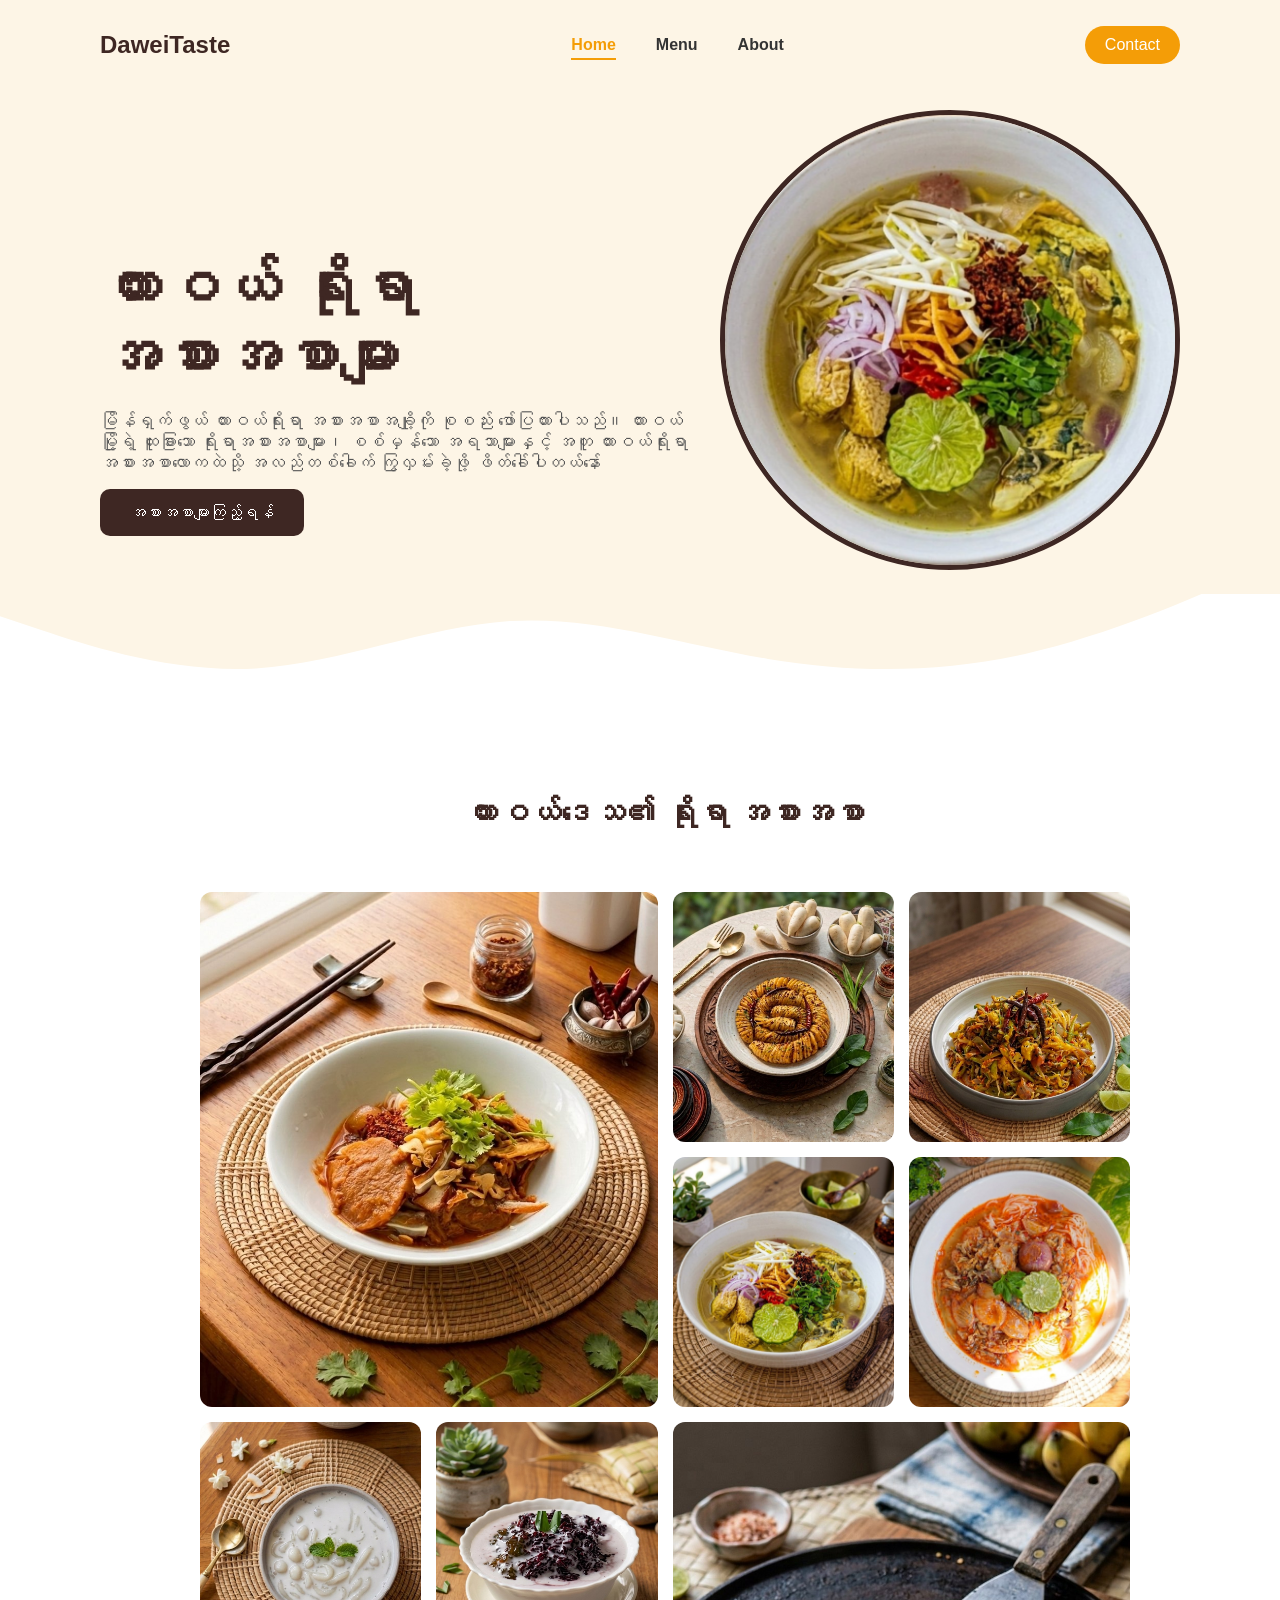
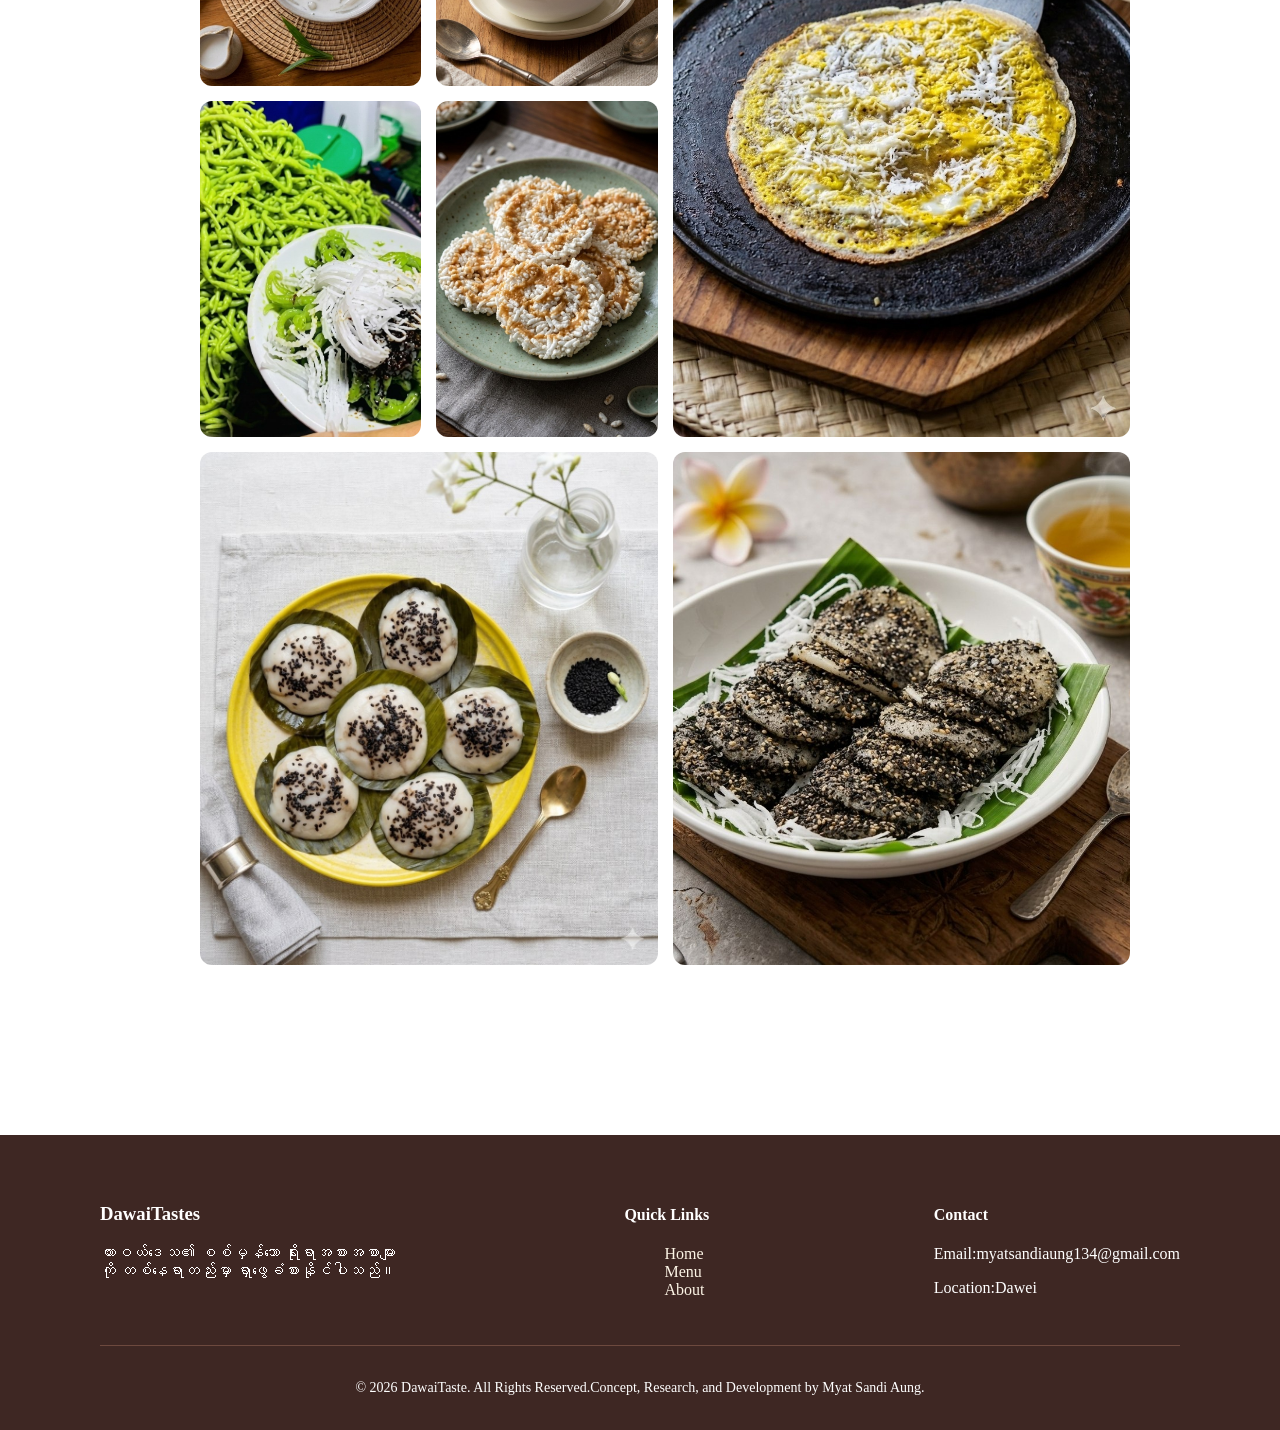
<file: index.html>
<!DOCTYPE html>
<html lang="my">
<head>
    <meta charset="UTF-8">
    <meta name="viewport" content="width=device-width, initial-scale=1.0">
    <meta http-equiv="X-UA-Compatible" content="ie=edge">
    <meta name="description" content="DaweiTastes သည် ထားဝယ်ဒေသ၏ စစ်မှန်သော ရိုးရာအစားအစာများကို တစ်နေရာတည်းမှာ ရှာဖွေခံစားနိုင်ပါသည်။ ထားဝယ်မြို့ရဲ့ ထူးခြားသော ရိုးရာအစားအစာများ၊ စစ်မှန်သော အရသာများနှင့် အတူ ထားဝယ်ရိုးရာ အစားအစာလောကထဲသို့ အလည်တစ်ခေါက် ကြွလှမ်းခဲ့ဖို့ ဖိတ်ခေါ်ပါတယ်နော်">
    <title>ထားဝယ်အစားအစာများ | DaweiTaste</title>
    <link rel="stylesheet" href="style.css">
</head>
<body>

    <nav class="navbar">
        <div class="logo">DaweiTaste</div>
        <ul class="nav-links">
            <li><a href="index.html" class="active">Home</a></li>
            <li><a href="menu.html">Menu</a></li>
            <li><a href="about.html">About</a></li>
        </ul>
        <a href="contact.html" class="contact-btn">Contact</a>
    </nav>

    <header class="hero">
        <div class="hero-content">
            <h1>ထားဝယ် ရိုးရာ <br>အစားအစာများ</h1>
            <p>မြိန်ရှက်ဖွယ် ထားဝယ်ရိုးရာ အစားအစာအချို့ကို စုစည်း ဖော်ပြထားပါသည်။
                ထားဝယ်မြို့ရဲ့ ထူးခြားသော ရိုးရာအစားအစာများ၊ စစ်မှန်သော အရသာများနှင့် အတူ ထားဝယ်ရိုးရာ 
                အစားအစာလောကထဲသို့ အလည်တစ်ခေါက် ကြွလှမ်းခဲ့ဖို့ ဖိတ်ခေါ်ပါတယ်နော်</p>
            <a href="menu.html" class="hero-btn">အစားအစာများကြည့်ရန်</a>
        </div>
        <div class="hero-image">
            <img src="image/food11.jpg" alt="Dawai Food">
        </div>
    </header>

    <div class="wave-container">
        <svg viewBox="0 0 1440 320">
            <path fill="#fdf5e6" d="M0,160L48,176C96,192,192,224,288,218.7C384,213,480,171,576,165.3C672,160,768,192,864,208C960,224,1056,224,1152,202.7C1248,181,1344,139,1392,117.3L1440,96L1440,0L1392,0C1344,0,1248,0,1152,0C1056,0,960,0,864,0C768,0,672,0,576,0C480,0,384,0,288,0C192,0,96,0,48,0L0,0Z"></path>
        </svg>
    </div>

    <section class="gallery-section">
        <h2>ထားဝယ်ဒေသ၏ ရိုးရာ အစားအစာ</h2>
        
        <div class="gallery-grid">
            <div class="gallery-item item1"><img src="image/food1.jpg" alt="Food"></div>
            <div class="gallery-item item2"><img src="image/food2.jpg" alt="Food"></div>
            <div class="gallery-item item3"><img src="image/food3.jpg" alt="Food"></div>
            <div class="gallery-item item4"><img src="image/food4.jpg" alt="Food"></div>
            <div class="gallery-item item5"><img src="image/food5.jpg" alt="Food"></div>
            <div class="gallery-item item6"><img src="image/food6.jpg" alt="Food"></div>
            <div class="gallery-item item7"><img src="image/food7.jpg" alt="Food"></div>
            <div class="gallery-item item8"><img src="image/food8.jpg" alt="Food"></div>
            <div class="gallery-item item9"><img src="image/food9.jpg" alt="Food"></div>
            <div class="gallery-item item10"><img src="image/food10.jpg" alt="Food"></div>
            <div class="gallery-item item12"><img src="image/food12.jpg" alt="Food"></div>
            <div class="gallery-item item13"><img src="image/food13.jpg" alt="Food"></div>
        </div>
    </section>

    <footer class="footer">
         <div class="footer-content">
        <div class="footer-logo">
            <h3>DawaiTastes</h3>
            <p>ထားဝယ်ဒေသ၏ စစ်မှန်သော ရိုးရာအစားအစာများကို တစ်နေရာတည်းမှာ ရှာဖွေခံစားနိုင်ပါသည်။</p>
        </div>
        <div class="footer-links">
            <h4>Quick Links</h4>
            <ul>
                <li><a href="index.html">Home</a></li>
                <li><a href="menu.html">Menu</a></li>
                <li><a href="about.html">About</a></li>
            </ul>
        </div>
        <div class="footer-contact">
            <h4>Contact</h4>
            <p>Email:myatsandiaung134@gmail.com</p>
            <p>Location:Dawei</p>
        </div>
    </div>
    <div class="footer-bottom">
        <p>&copy; 2026 DawaiTaste. All Rights Reserved.Concept, Research, and Development by Myat Sandi Aung.</p>
    </div>
    </footer>

</body>
</html>
</file>
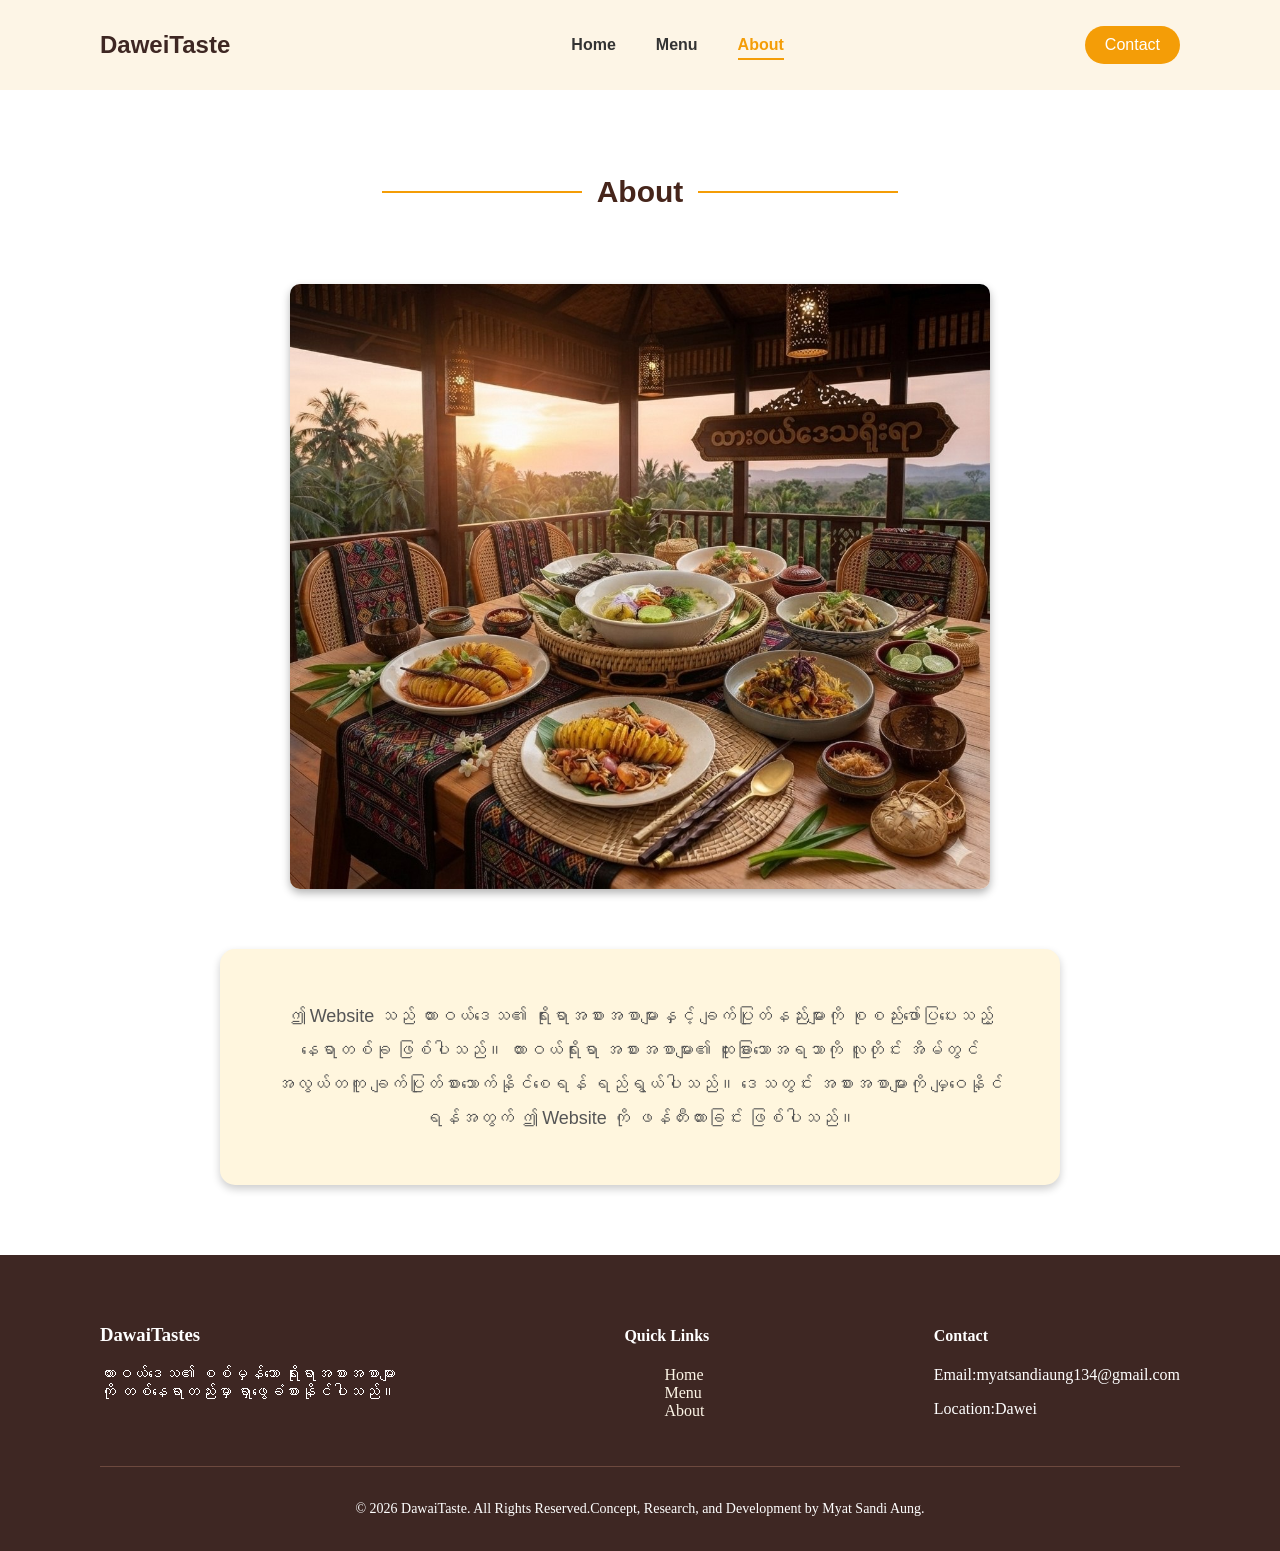
<file: about.html>
<!DOCTYPE html>
<html lang="my">
<head>
    <meta charset="UTF-8">
    <meta name="viewport" content="width=device-width, initial-scale=1.0">
    <meta http-equiv="X-UA-Compatible" content="ie=edge">
    <meta name="description" content="DaweiTastes သည် ထားဝယ်ဒေသ၏ စစ်မှန်သော ရိုးရာအစားအစာများကို တစ်နေရာတည်းမှာ ရှာဖွေခံစားနိုင်ပါသည်။ ထားဝယ်မြို့ရဲ့ ထူးခြားသော ရိုးရာအစားအစာများ၊ စစ်မှန်သော အရသာများနှင့် အတက ထပဝယရငကသညပင၏ အစဘလကထလသညပင၏ အလညတစခဖလဖတခဖပတယနဘ">
    <title>ထပဝယအစဘမည | DaweiTaste</title>
    <link rel="stylesheet" href="style.css">
</head>
<body>

    <nav class="navbar">
        <div class="logo">DaweiTaste</div>
        <ul class="nav-links">
            <li><a href="index.html">Home</a></li>
            <li><a href="menu.html">Menu</a></li>
            <li><a href="about.html" class="active">About</a></li>
        </ul>
        <a href="contact.html" class="contact-btn">Contact</a>
    </nav>

    <section class="about-container">
    <div class="about-header">
        <h1>About</h1>
    </div>

    <div class="about-content">
        <img src="image\food18.jpg" alt="Dawei Traditional Food" class="about-image">
        <p>ဤ Website သည် ထားဝယ်ဒေသ၏ ရိုးရာအစားအစာများနှင့် ချက်ပြုတ်နည်းများကို စုစည်းဖော်ပြပေးသည့် နေရာတစ်ခု ဖြစ်ပါသည်။ ထားဝယ်ရိုးရာ အစားအစာများ၏ ထူးခြားသောအရသာကို လူတိုင်း အိမ်တွင် အလွယ်တကူ ချက်ပြုတ်စားသောက်နိုင်စေရန် ရည်ရွယ်ပါသည်။ ဒေသတွင်း အစားအစာများကို မျှဝေနိုင်ရန်အတွက် ဤ Website ကို ဖန်တီးထားခြင်း ဖြစ်ပါသည်။</p>
    </div>
    </section>

    <footer class="footer">
         <div class="footer-content">
        <div class="footer-logo">
            <h3>DawaiTastes</h3>
            <p>ထားဝယ်ဒေသ၏ စစ်မှန်သော ရိုးရာအစားအစာများကို တစ်နေရာတည်းမှာ ရှာဖွေခံစားနိုင်ပါသည်။</p>
        </div>
        <div class="footer-links">
            <h4>Quick Links</h4>
            <ul>
                <li><a href="index.html">Home</a></li>
                <li><a href="menu.html">Menu</a></li>
                <li><a href="about.html">About</a></li>
            </ul>
        </div>
        <div class="footer-contact">
            <h4>Contact</h4>
            <p>Email:myatsandiaung134@gmail.com</p>
            <p>Location:Dawei</p>
        </div>
    </div>
    <div class="footer-bottom">
        <p>&copy; 2026 DawaiTaste. All Rights Reserved.Concept, Research, and Development by Myat Sandi Aung.</p>
    </div>
    </footer>

</body>
</html>
</file>
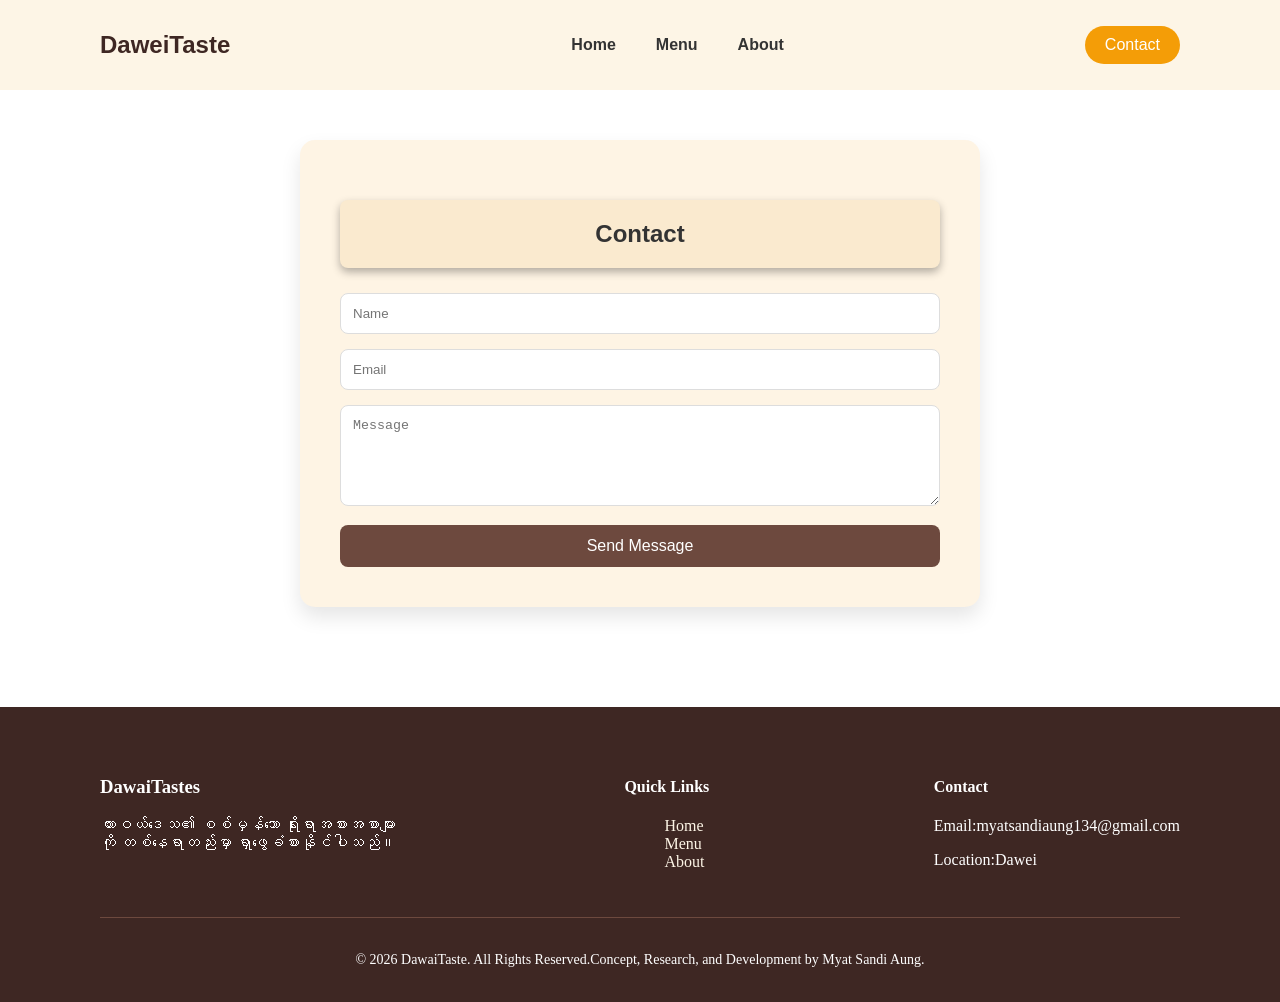
<file: contact.html>
<!DOCTYPE html>
<html lang="my">
<head>
    <meta charset="UTF-8">
    <meta name="viewport" content="width=device-width, initial-scale=1.0">
    <meta http-equiv="X-UA-Compatible" content="ie=edge">
    <meta name="description" content="DaweiTastes သည် ထားဝယ်ဒေသ၏ စစ်မှန်သော ရိုးရာအစားအစာများကို တစ်နေရာတည်းမှာ ရှာဖွေခံစားနိုင်ပါသည်။ ထားဝယ်မြိုင်ရဲ的 ထပဝယရငကသညပင၏ အစဘလကထလသညပင၏ အလညတစခဖလဖတခဖပတယနဘ">
    <title>DaweiTaste</title>
    <link rel="stylesheet" href="style.css">
</head>
<body>

    <nav class="navbar">
        <div class="logo">DaweiTaste</div>
        <ul class="nav-links">
            <li><a href="index.html">Home</a></li>
            <li><a href="menu.html">Menu</a></li>
            <li><a href="about.html">About</a></li>
        </ul>
        <a href="contact.html" class="contact-btn" >Contact</a>
    </nav>

<section class="contact-section">
    <div class="contact-box">
        <h2>Contact</h2>
        <form action="https://formspree.io/f/xdarbgln" method="POST">
            <div class="form-group">
                <input type="text" id="name" name="name" placeholder="Name" required>
            </div>
            <div class="form-group">
                <input type="email" id="email" name="email" placeholder="Email" required>
            </div>
            <div class="form-group">
                <textarea id="message" name="message" placeholder="Message" rows="5" required></textarea>
            </div>
            <button type="submit" class="submit-btn">Send Message</button>
        </form>
    </div>
</section>

    <footer class="footer">
         <div class="footer-content">
        <div class="footer-logo">
            <h3>DawaiTastes</h3>
            <p>ထားဝယ်ဒေသ၏ စစ်မှန်သော ရိုးရာအစားအစာများကို တစ်နေရာတည်းမှာ ရှာဖွေခံစားနိုင်ပါသည်။</p>
        </div>
        <div class="footer-links">
            <h4>Quick Links</h4>
            <ul>
                <li><a href="index.html">Home</a></li>
                <li><a href="menu.html">Menu</a></li>
                <li><a href="about.html">About</a></li>
            </ul>
        </div>
        <div class="footer-contact">
            <h4>Contact</h4>
            <p>Email:myatsandiaung134@gmail.com</p>
            <p>Location:Dawei</p>
        </div>
    </div>
    <div class="footer-bottom">
        <p>&copy; 2026 DawaiTaste. All Rights Reserved.Concept, Research, and Development by Myat Sandi Aung.</p>
    </div>
    </footer>

</body>
</html>
</file>
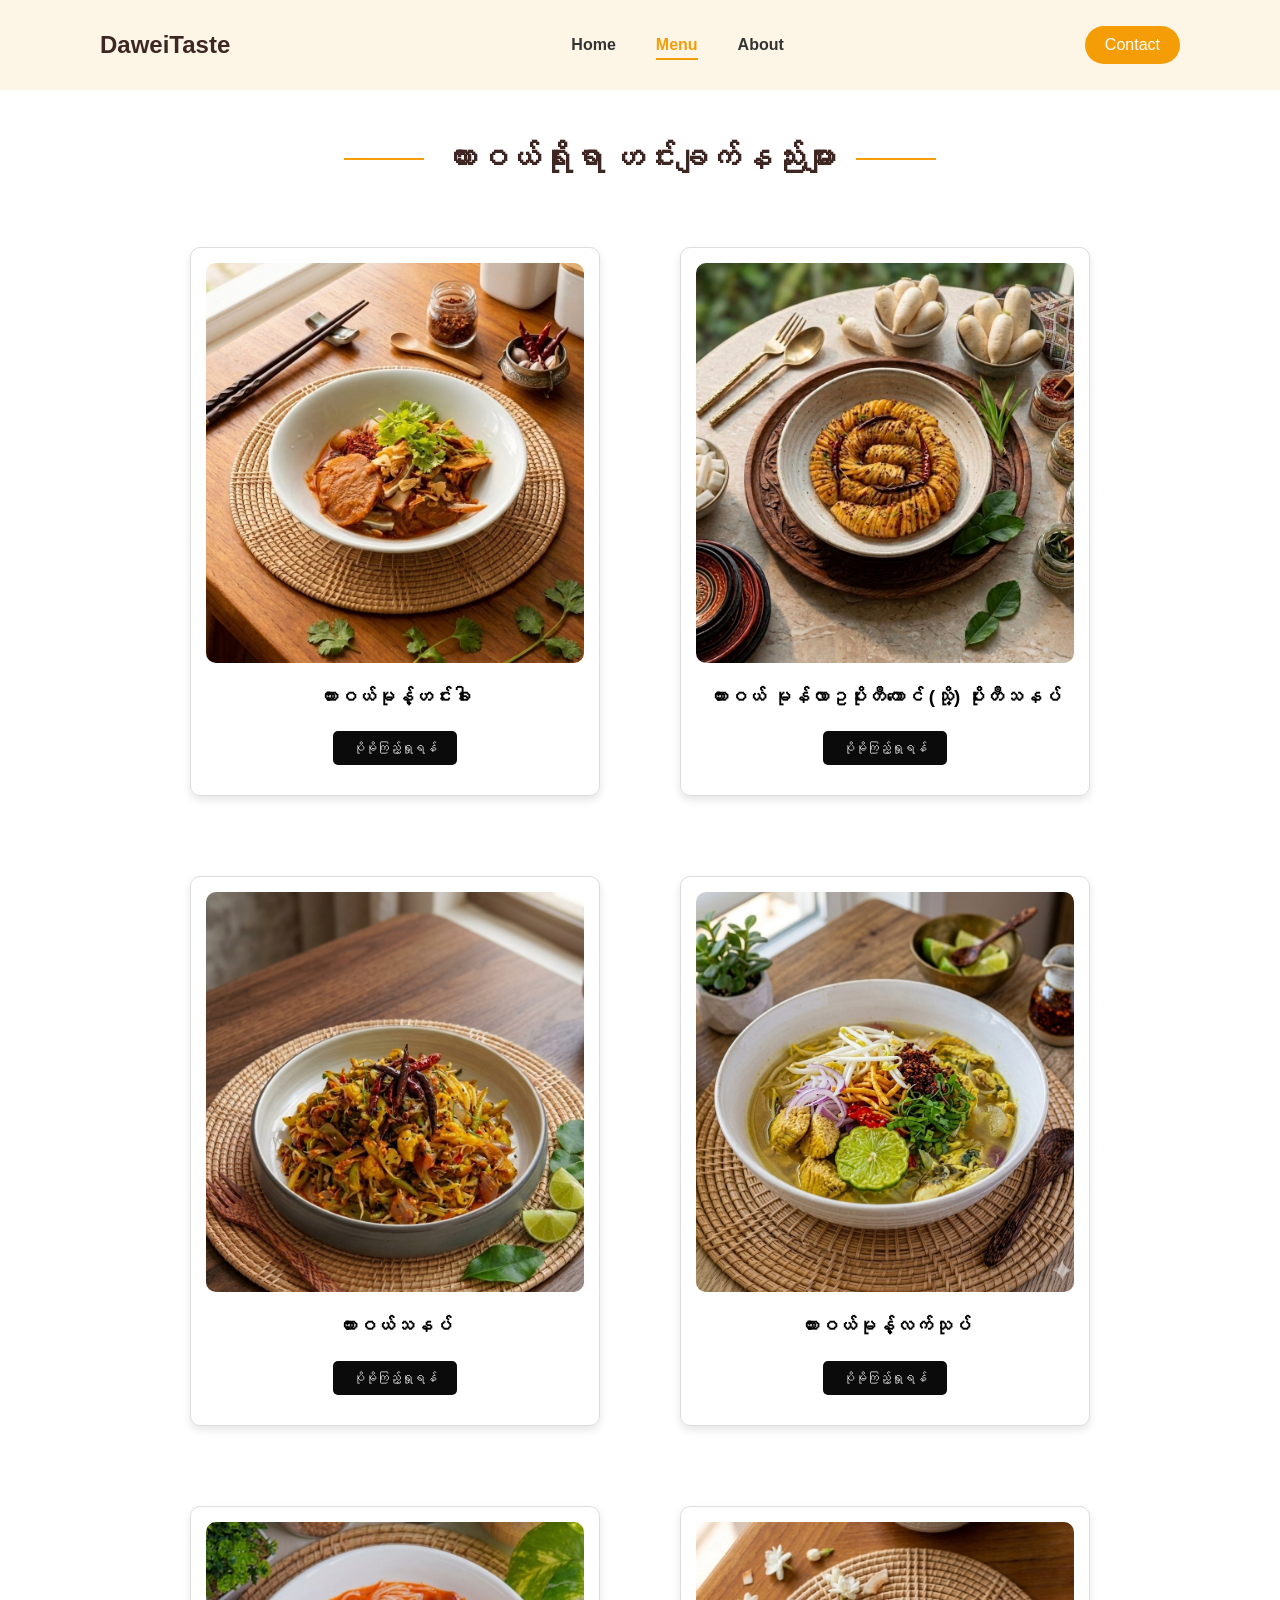
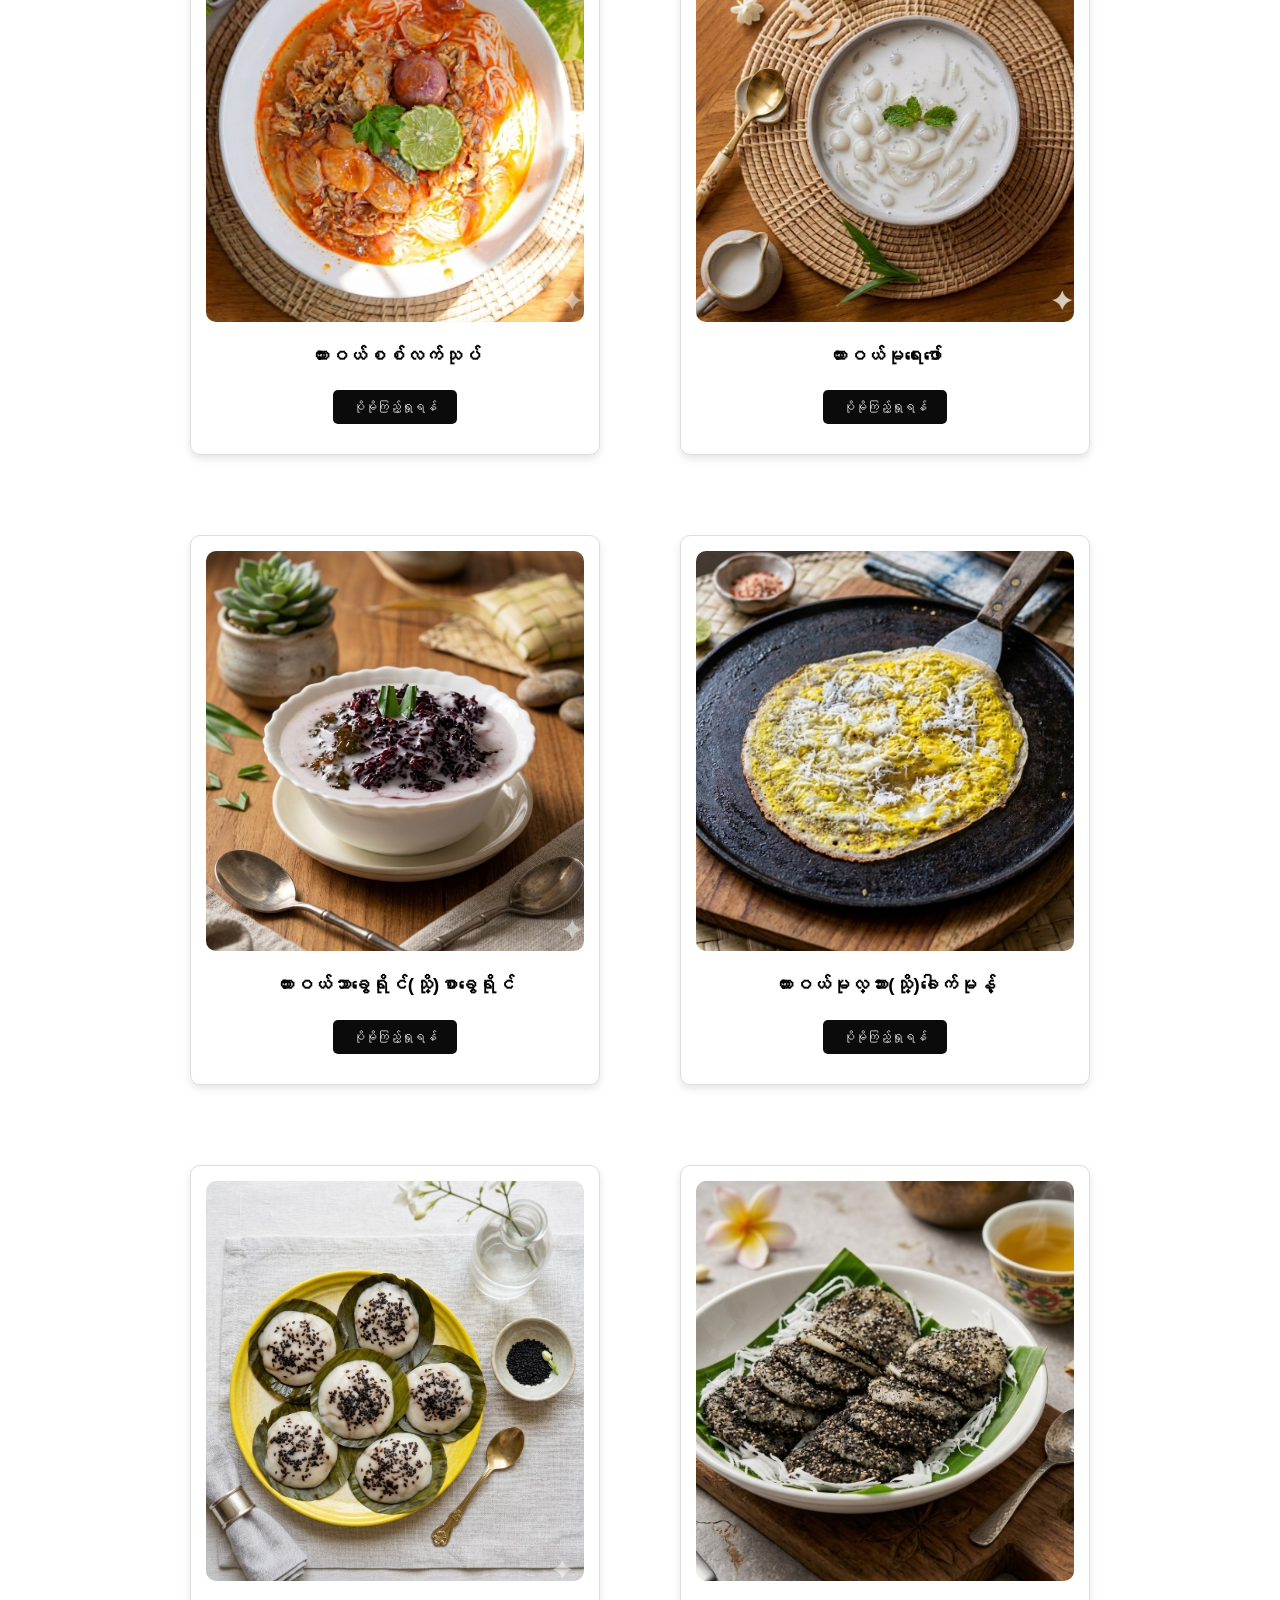
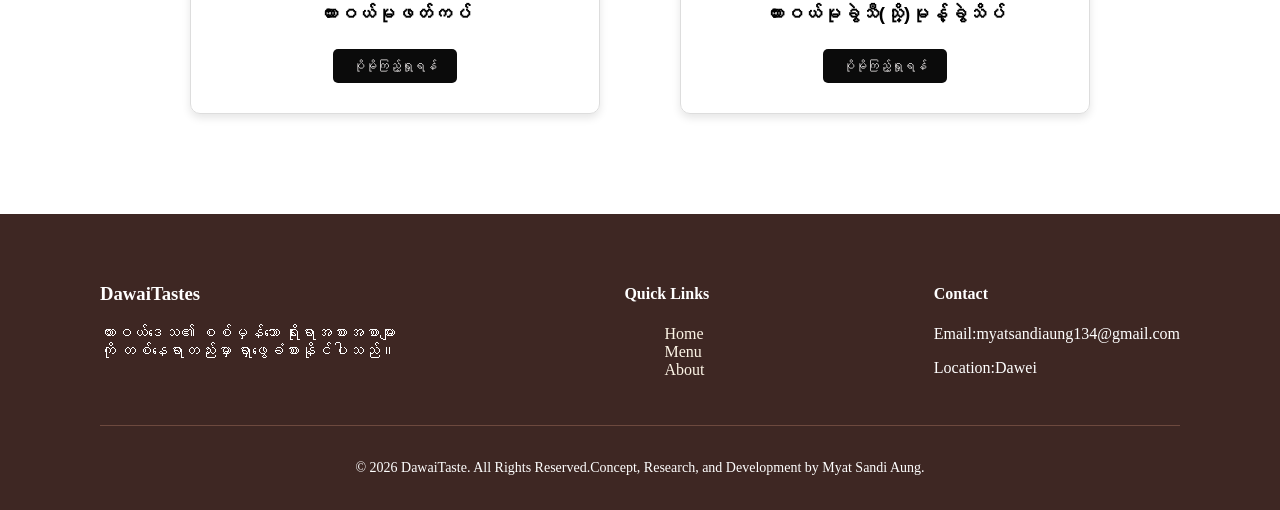
<file: menu.html>
<!DOCTYPE html>
<html lang="my">
<head>
    <meta charset="UTF-8">
    <meta name="viewport" content="width=device-width, initial-scale=1.0">
    <meta http-equiv="X-UA-Compatible" content="ie=edge">
    <meta name="description" content="DaweiTastes သည် ထားဝယ်ဒေသ၏ စစ်မှန်သော ရိုးရာအစားအစာများကို တစ်နေရာတည်းမှာ ရှာဖွေခံစားနိုင်ပါသည်။ ထားဝယ်မြို့ရဲ့ ထူးခြားသော ရိုးရာအစားအစာများ၊ စစ်မှန်သော အရသာများနှင့် အတူ ထားဝယ်ရိုးရာ အစားအစာလောကထဲသို့ အလည်တစ်ခေါက် ကြွလှမ်းခဲ့ဖို့ ဖိတ်ခေါ်ပါတယ်နော်">
    <title>ထားဝယ်အစားအစာချက်နည်းများ | DaweiTaste</title>
    <link rel="stylesheet" href="style.css">
</head>
<body>

    <nav class="navbar">
        <div class="logo">DaweiTaste</div>
        <ul class="nav-links">
            <li><a href="index.html">Home</a></li>
            <li><a href="menu.html" class="active">Menu</a></li>
            <li><a href="about.html">About</a></li>
        </ul>
        <a href="contact.html" class="contact-btn">Contact</a>
    </nav>

    <h2 class="decorated-title">ထားဝယ်ရိုးရာ ဟင်းချက်နည်းများ</h2>

    <div class="menu-container">
        <div class="menu-card">
            <img src="image/food1.jpg" alt="ထားဝယ်မုန့်ဟင်းခါး">
            <h3>ထားဝယ်မုန့်ဟင်းခါး</h3>
            <a href="recipe1.html" class="view-btn">ပိုမိုကြည့်ရှုရန်</a>
        </div>

        <div class="menu-card">
             <img src="image/food2.jpg" alt="ထားဝယ် မုန်လာဥပိုးတီကောင် (သို့) ပိုးတီသနပ်">
             <h3>ထားဝယ် မုန်လာဥပိုးတီကောင် (သို့) ပိုးတီသနပ်</h3>
            <a href="recipe2.html" class="view-btn">ပိုမိုကြည့်ရှုရန်</a>
        </div>

        <div class="menu-card">
             <img src="image/food3.jpg" alt="ထားဝယ်သနပ်">
             <h3>ထားဝယ်သနပ်</h3>
            <a href="recipe3.html" class="view-btn">ပိုမိုကြည့်ရှုရန်</a>
        </div>

        <div class="menu-card">
             <img src="image/food4.jpg" alt="ထားဝယ်မုန့်လက်သုပ်">
             <h3>ထားဝယ်မုန့်လက်သုပ်</h3>
            <a href="recipe4.html" class="view-btn">ပိုမိုကြည့်ရှုရန်</a>
        </div>

        <div class="menu-card">
             <img src="image/food5.jpg" alt="ထားဝယ်စစ်လက်သုပ်">
             <h3>ထားဝယ်စစ်လက်သုပ်</h3>
            <a href="recipe5.html" class="view-btn">ပိုမိုကြည့်ရှုရန်</a>
        </div>

        <div class="menu-card">
             <img src="image/food6.jpg" alt="ထားဝယ်မုရေးဖော်">
             <h3>ထားဝယ်မုရေးဖော်</h3>
            <a href="recipe6.html" class="view-btn">ပိုမိုကြည့်ရှုရန်</a>
        </div>

        <div class="menu-card">
             <img src="image/food7.jpg" alt="ထားဝယ်သာခွေရိုင်(သို့)စာခွေရိုင်">
             <h3>ထားဝယ်သာခွေရိုင်(သို့)စာခွေရိုင်</h3>
            <a href="recipe7.html" class="view-btn">ပိုမိုကြည့်ရှုရန်</a>
        </div>

        <div class="menu-card">
             <img src="image/food8.jpg" alt="ထားဝယ်မုလ္ဘား(သို့)ခေါက်မုန့်">
             <h3>ထားဝယ်မုလ္ဘား(သို့)ခေါက်မုန့်</h3>
            <a href="recipe8.html" class="view-btn">ပိုမိုကြည့်ရှုရန်</a>
        </div>

        <div class="menu-card">
             <img src="image/food12.jpg" alt="ထားဝယ်မုဖတ်ကပ်">
             <h3>ထားဝယ်မုဖတ်ကပ်</h3>
            <a href="recipe9.html" class="view-btn">ပိုမိုကြည့်ရှုရန်</a>
        </div>

        <div class="menu-card">
             <img src="image/food13.jpg" alt="ထားဝယ်မုခွဲသီ(သို့)မုန့်ခွဲသိပ်">
             <h3>ထားဝယ်မုခွဲသီ(သို့)မုန့်ခွဲသိပ်</h3>
            <a href="recipe10.html" class="view-btn">ပိုမိုကြည့်ရှုရန်</a>
        </div>

     </div>
    <footer class="footer">
         <div class="footer-content">
        <div class="footer-logo">
            <h3>DawaiTastes</h3>
            <p>ထားဝယ်ဒေသ၏ စစ်မှန်သော ရိုးရာအစားအစာများကို တစ်နေရာတည်းမှာ ရှာဖွေခံစားနိုင်ပါသည်။</p>
        </div>
        <div class="footer-links">
            <h4>Quick Links</h4>
            <ul>
                <li><a href="index.html">Home</a></li>
                <li><a href="menu.html">Menu</a></li>
                <li><a href="about.html">About</a></li>
            </ul>
        </div>
        <div class="footer-contact">
            <h4>Contact</h4>
            <p>Email:myatsandiaung134@gmail.com</p>
            <p>Location:Dawei</p>
        </div>
    </div>
    <div class="footer-bottom">
        <p>&copy; 2026 DawaiTaste. All Rights Reserved.Concept, Research, and Development by Myat Sandi Aung.</p>
    </div>
    </footer>

</body>
</html>
</file>
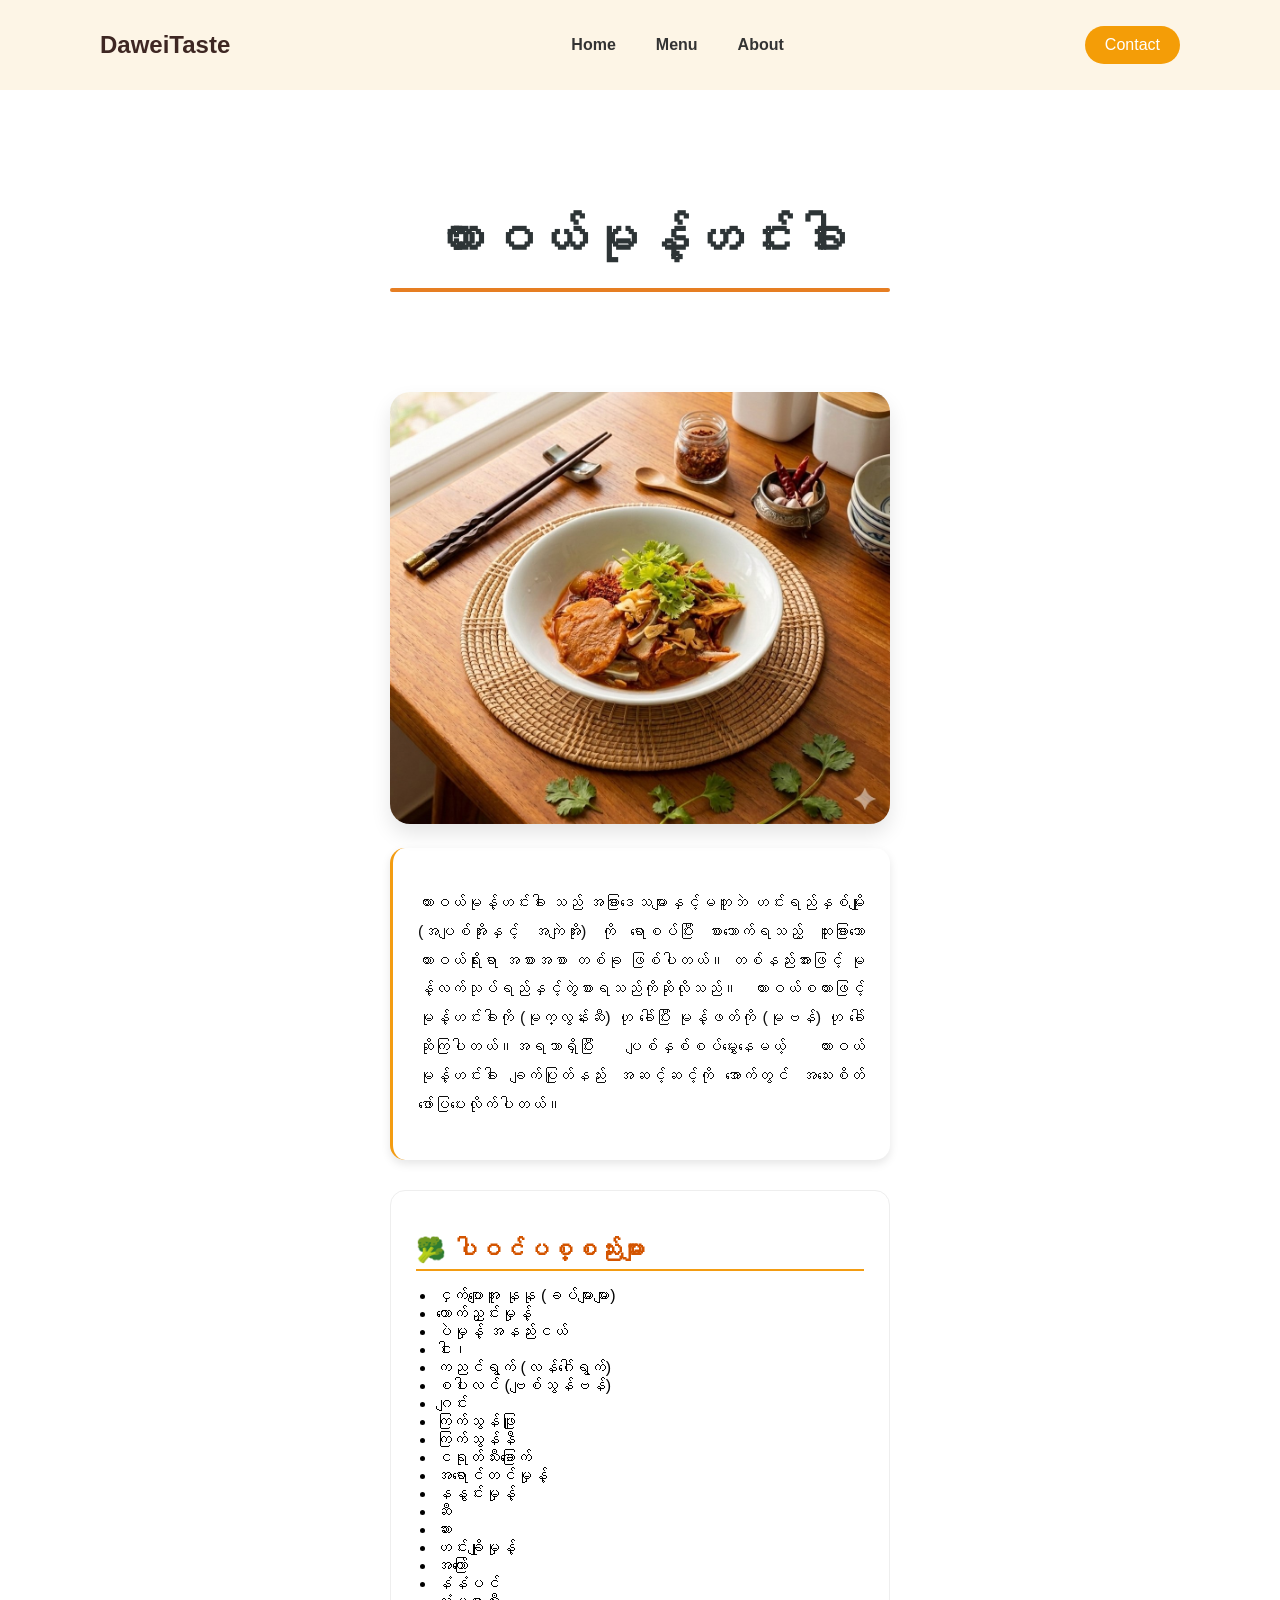
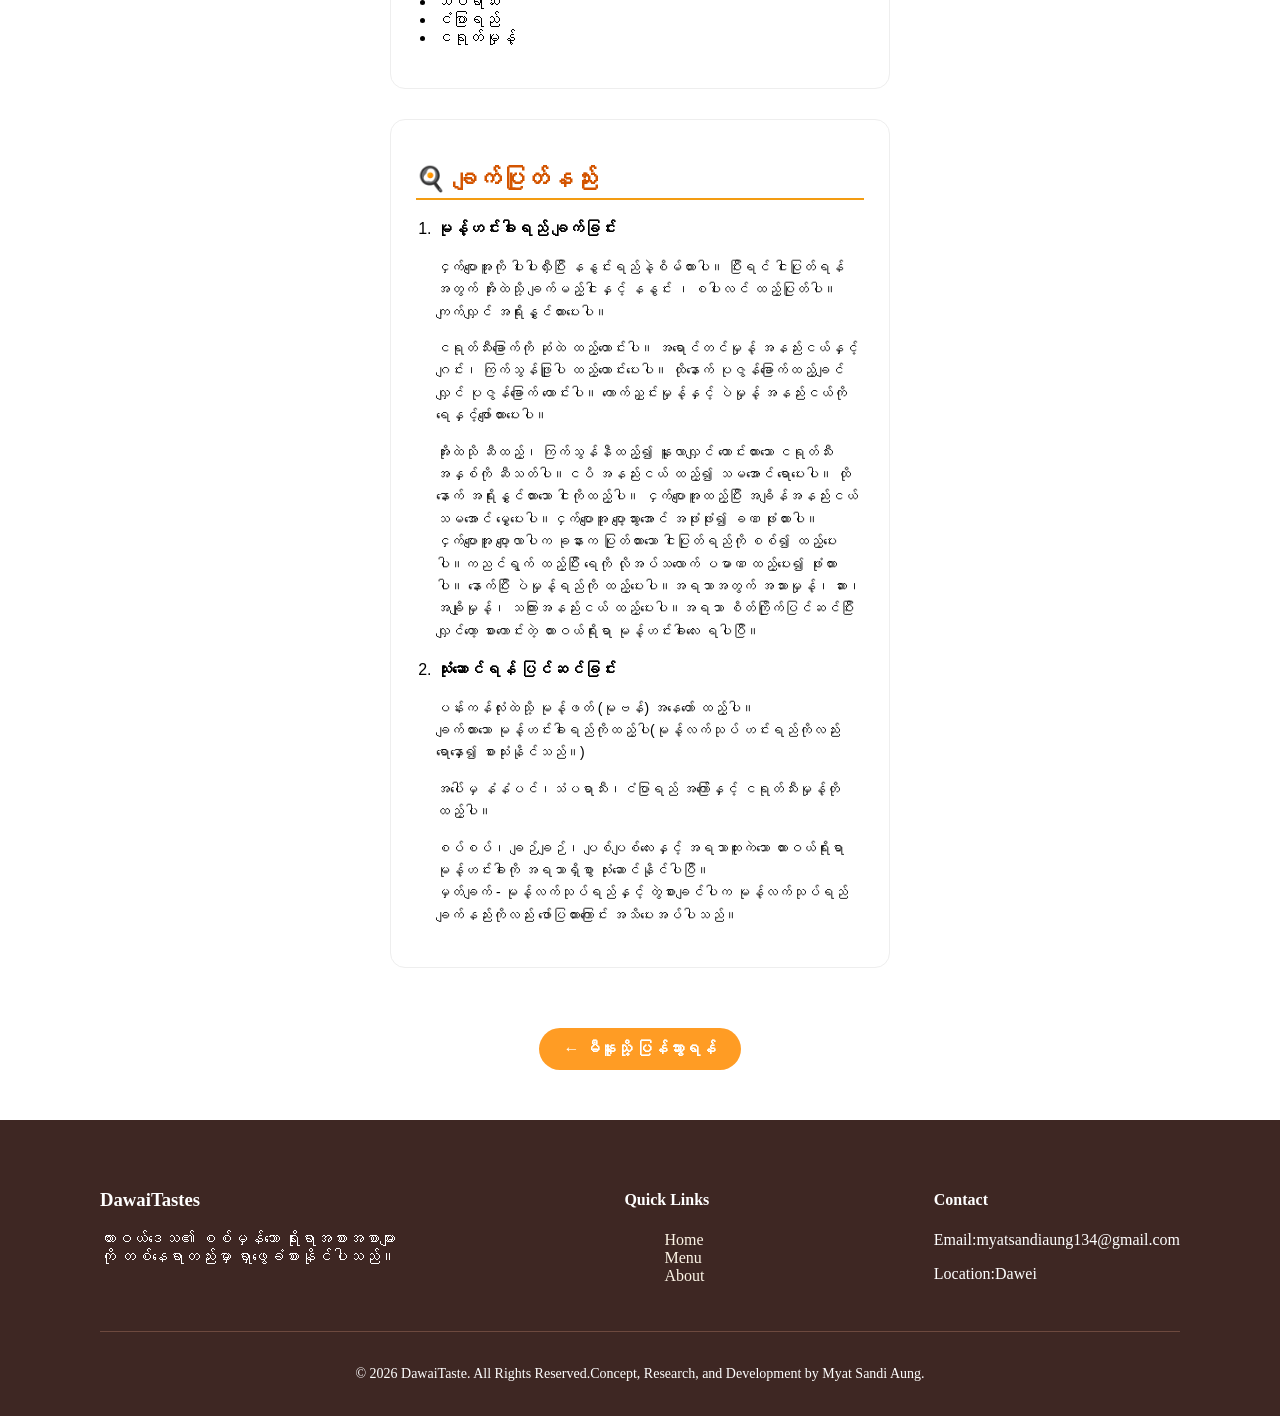
<file: recipe1.html>
<!DOCTYPE html>
<html lang="my">
<head>
    <meta charset="UTF-8">
    <meta name="viewport" content="width=device-width, initial-scale=1.0">
    <meta http-equiv="X-UA-Compatible" content="ie=edge">
    <meta name="description" content="DaweiTastes သည် ထားဝယ်ဒေသ၏ စစ်မှန်သော ရိုးရာအစားအစာများကို တစ်နေရာတည်းမှာ ရှာဖွေခံစားနိုင်ပါသည်။ ထားဝယ်မြို့ရဲ့ ထူးခြားသော ရိုးရာအစားအစာများ၊ စစ်မှန်သော အရသာများနှင့် အတူ ထားဝယ်ရိုးရာ အစားအစာလောကထဲသို့ အလည်တစ်ခေါက် ကြွလှမ်းခဲ့ဖို့ ဖိတ်ခေါ်ပါတယ်နော်">
    <title>ထားဝယ်မုန့်ဟင်းခါးချက်နည်း | DaweiTaste</title>
    <link rel="stylesheet" href="style.css">
</head>
<body>

    <nav class="navbar">
        <div class="logo">DaweiTaste</div>
        <ul class="nav-links">
            <li><a href="index.html">Home</a></li>
            <li><a href="menu.html">Menu</a></li>
            <li><a href="about.html">About</a></li>
        </ul>
        <a href="contact.html" class="contact-btn">Contact</a>
    </nav>

    <div class="recipe-container">
        <h1 class="recipe-title">ထားဝယ်မုန့်ဟင်းခါး</h1>
        
        <div class="recipe-image">
            <img src="image/food1.jpg" alt="Recipe Image">
        </div>

        <section class="recipe-intro">
            <p>
              ထားဝယ်မုန့်ဟင်းခါး သည် အခြားဒေသများနှင့်မတူဘဲ ဟင်းရည်နှစ်မျိုး (အပျစ်အိုးနှင့် အကျဲအိုး) ကို ရောစပ်ပြီး စားသောက်ရသည့် ထူးခြားသော ထားဝယ်ရိုးရာ အစားအစာ တစ်ခု ဖြစ်ပါတယ်။ တစ်နည်းအားဖြင့် မုန့်လက်သုပ်ရည်နှင့်တွဲစားရသည်ကိုဆိုလိုသည်။ ထားဝယ်စကားဖြင့် မုန့်ဟင်းခါးကို (မုက္လွန်းဆီ) ဟု ခေါ်ပြီး မုန့်ဖတ်ကို (မုဗန်) ဟု ခေါ်ဆိုကြပါတယ်။အရသာရှိပြီး ပျစ်နှစ်စပ်မွှေးနေမယ့် ထားဝယ်မုန့်ဟင်းခါး ချက်ပြုတ်နည်း အဆင့်ဆင့်ကို အောက်တွင် အသေးစိတ် ဖော်ပြပေးလိုက်ပါတယ်။  
            </p>
        </section>

        <section class="recipe-section">
            <h2 class="section-title">🥦 ပါဝင်ပစ္စည်းများ</h2>
            <ul class="ingredients-list">
                <li>ငှက်ပျောအူ နုနု (ခပ်များများ)</li>
                <li>ကောက်ညှင်းမှုန့်</li>
                <li>ပဲမှုန့် အနည်းငယ်</li>
                <li>ငါး၊</li>
                <li>ကညင်ရွက် (လန်ဂေါ်ရွက်)</li>
                <li>စပါးလင် (ဗျစ်သွန်ဗန်)</li>
                <li>ဂျင်း</li>
                <li>ကြက်သွန်ဖြူ </li>
                <li>ကြက်သွန်နီ</li>
                <li>ငရုတ်သီးခြောက်</li>
                <li>အရောင်တင်မှုန့်</li>
                <li>နနွင်းမှုန့်</li>
                <li>ဆီ</li>
                <li>ဆား</li>
                <li>ဟင်းချိုမှုန့်</li>
                <li>အကြော်</li>
                <li>နံနံပင်</li>
                <li>သံပရာသီး</li>
                <li>ငံပြာရည်</li>
                <li>ငရုတ်မှုန့်</li>
            </ul>
        </section>

        <section class="recipe-section">
            <h2 class="section-title">🍳 ချက်ပြုတ်နည်း</h2>
            <ol class="steps-list">
                <li> 
                   <h4>မုန့်ဟင်းခါးရည် ချက်ခြင်း</h4> 
                    <p>
                    ငှက်ပျောအူကို ပါးပါးလှီးပြီး နနွင်းရည်နဲ့စိမ်ထားပါ။ ပြီးရင် ငါး​ပြုတ်ရန်အတွက် အိုးထဲသို့ ချက်မည့်ငါးနှင့် နနွင်း ၊ စပါးလင် ထည့်ပြုတ်ပါ။ကျက်လျှင် အရိုးနွှင်ထားပေးပါ။  
                    </p>
                    <p>
                    ငရုတ်သီးခြောက်ကို ဆုံထဲ ထည့်ထောင်းပါ။
                    အရောင်တင်မှုန့် အနည်းငယ်နှင့် ဂျင်း၊ ကြက်သွန်ဖြူပါ ထည့်ထောင်းပေးပါ။
                    ထိုနောက် ပုဇွန်ခြောက်ထည့်ချင်လျှင် ပုဇွန်ခြောက် ထောင်းပါ။
                    ကောက်ညှင်းမှုန့်နှင့် ပဲမှုန့် အနည်းငယ်ကို ရေနှင့်ဖျော်ထားပေးပါ။  
                    </p>
                    <p>
                        အိုးထဲသို ဆီထည့်၊ ကြက်သွန်နီထည့်၍ နူးလာလျှင် ထောင်းထားသော ငရုတ်သီးအနှစ်ကို ဆီသတ်ပါ။ငပိ အနည်းငယ် ထည့်၍ သမအောင် ရောပေးပါ။ ထိုနောက် အရိုးနွှင်ထားသော ငါးကိုထည့်ပါ။ ငှက်ပျောအူထည့်ပြီး အချိန်အနည်းငယ် သမအောင် မွှေပေးပါ။ငှက်ပျောအူ ပျော့သွားအောင် အဖုံးဖုံး၍ ခဏ ဖုံးထားပါ။
                        ငှက်ပျောအူ ပျော့လာပါက ခုနားက ပြုတ်ထားသော ငါးပြုတ်ရည်ကို စစ်၍ ထည့်ပေးပါ။ကညင်ရွက် ထည့်ပြီး ရေကို လိုအပ်သလောက် ပမာဏ ထည့်ပေး၍ ဖုံးထားပါ။
                        နောက်ပြီး ပဲမှုန့်ရည်ကို ထည့်ပေးပါ။အရသာအတွက် အသားမှုန့်၊ ဆား၊ အချိုမှုန့်၊ သကြားအနည်းငယ် ထည့်ပေးပါ။အရသာ စိတ်ကြိုက်ပြင်ဆင်ပြီးလျှင်တော့ စားကောင်းတဲ့ ထားဝယ်ရိုးရာ မုန့်ဟင်းခါးလေး ရပါပြီ။
                    </p>
                </li>
                <li>
                    <h4>သုံးဆောင်ရန် ပြင်ဆင်ခြင်း</h4> 
                    <p>
                        ပန်းကန်လုံးထဲသို့ မုန့်ဖတ် (မုဗန်) အနေတော် ထည့်ပါ။<br>ချက်ထားသော မုန့်ဟင်းခါးရည်ကိုထည့်ပါ(မုန့်လက်သုပ် ဟင်းရည်ကိုလည်း ရောနှော၍ စားသုံးနိုင်သည်။)
                    </p>
                    <p>
                      အပေါ်မှ နံနံပင်၊သံပရာသီး၊ငံပြာရည် အကြော်နှင့် ငရုတ်သီးမှုန့်တို ထည့်ပါ။  
                    </p>
                    <p>
                      စပ်စပ်၊ ချဉ်ချဉ်၊ ပျစ်ပျစ်လေးနှင့် အရသာထူးကဲသော ထားဝယ်ရိုးရာ မုန့်ဟင်းခါးကို ​အရသာရှိစွာ သုံးဆောင်နိုင်ပါပြီ။<br>
                      မှတ်ချက် - မုန့်လက်သုပ်ရည်နှင့် တွဲစားချင်ပါက မုန့်လက်သုပ်ရည်ချက်နည်းကိုလည်း ဖော်ပြထားကြောင်း အသိပေးအပ်ပါသည်။  
                    </p>
                </li>
                
            </ol>
        </section>
    </div>

    <div class="back-button-container">
        <a href="menu.html" class="back-btn">← မီနူးသို့ ပြန်သွားရန်</a>
    </div>

    <footer class="footer">
         <div class="footer-content">
        <div class="footer-logo">
            <h3>DawaiTastes</h3>
            <p>ထားဝယ်ဒေသ၏ စစ်မှန်သော ရိုးရာအစားအစာများကို တစ်နေရာတည်းမှာ ရှာဖွေခံစားနိုင်ပါသည်။</p>
        </div>
        <div class="footer-links">
            <h4>Quick Links</h4>
            <ul>
                <li><a href="index.html">Home</a></li>
                <li><a href="menu.html">Menu</a></li>
                <li><a href="about.html">About</a></li>
            </ul>
        </div>
        <div class="footer-contact">
            <h4>Contact</h4>
            <p>Email:myatsandiaung134@gmail.com</p>
            <p>Location:Dawei</p>
        </div>
    </div>
    <div class="footer-bottom">
        <p>&copy; 2026 DawaiTaste. All Rights Reserved.Concept, Research, and Development by Myat Sandi Aung.</p>
    </div>
    </footer>

</body>
</html>
</file>
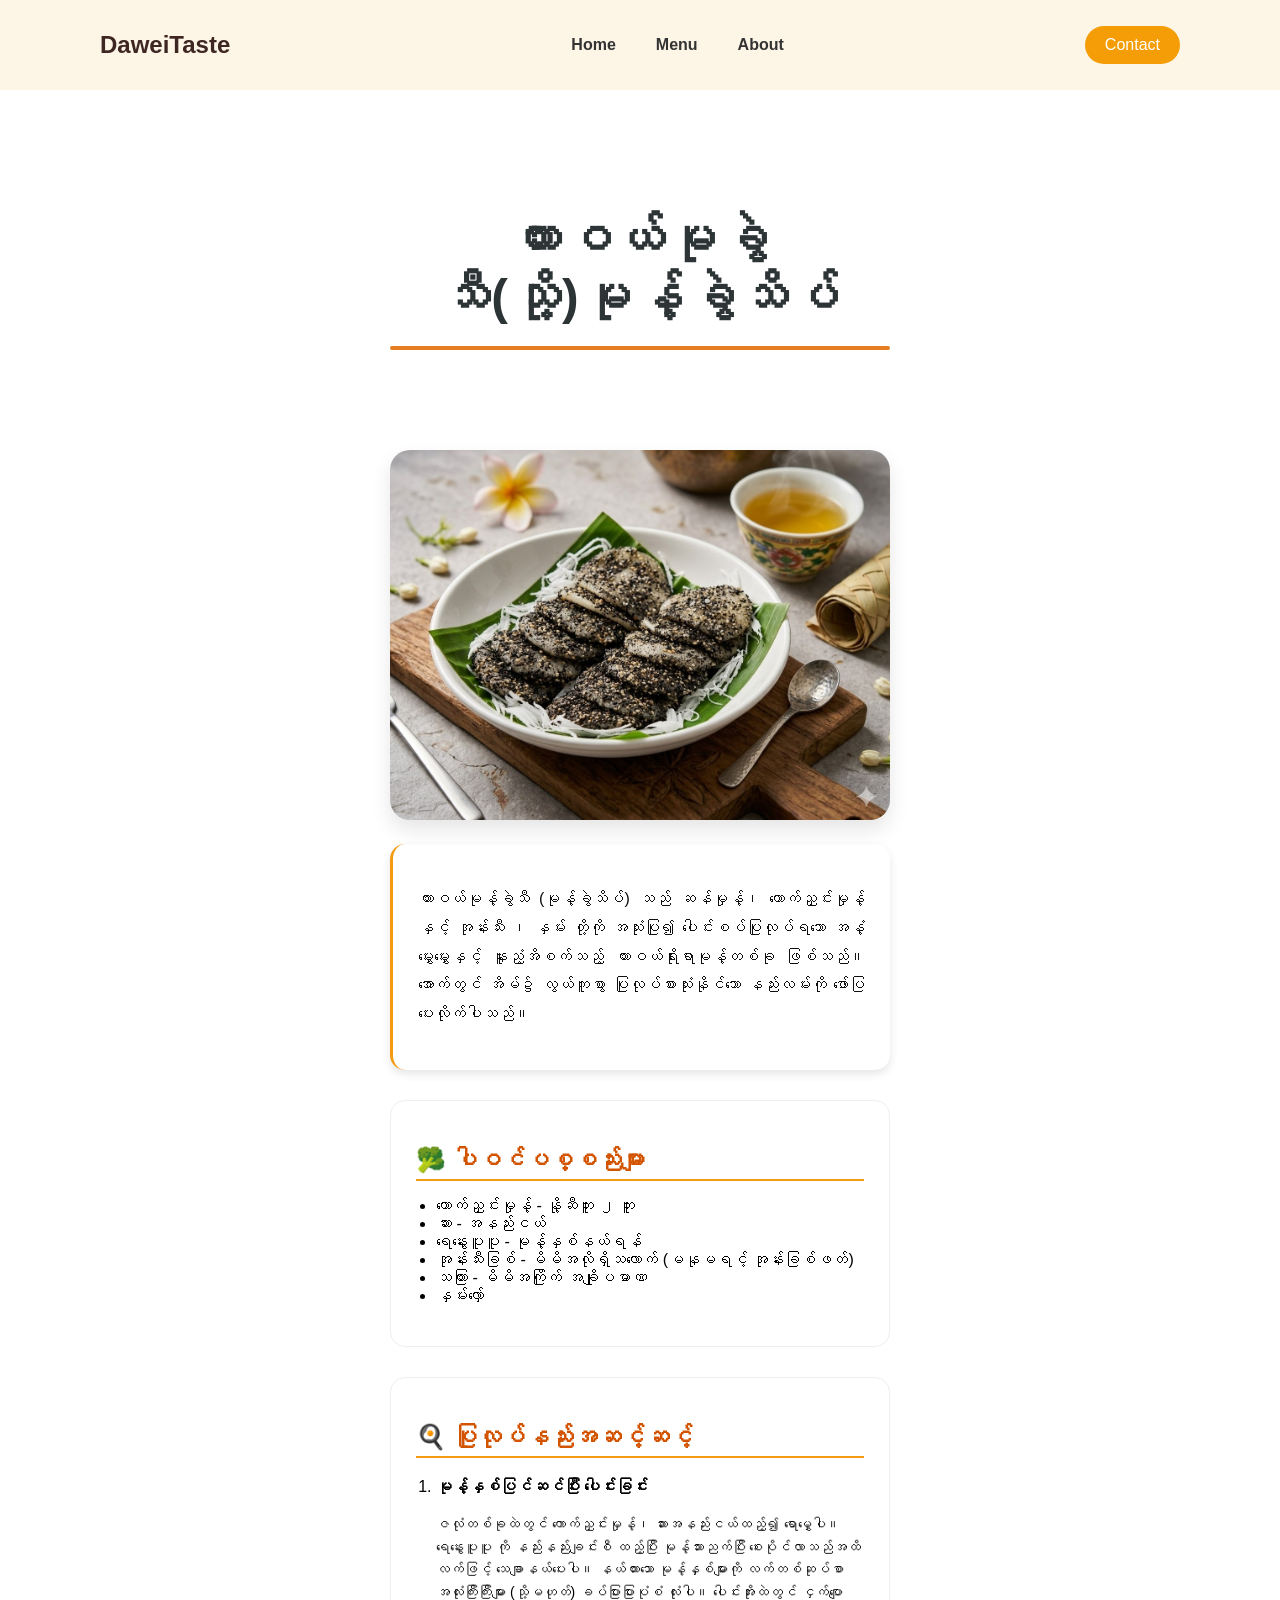
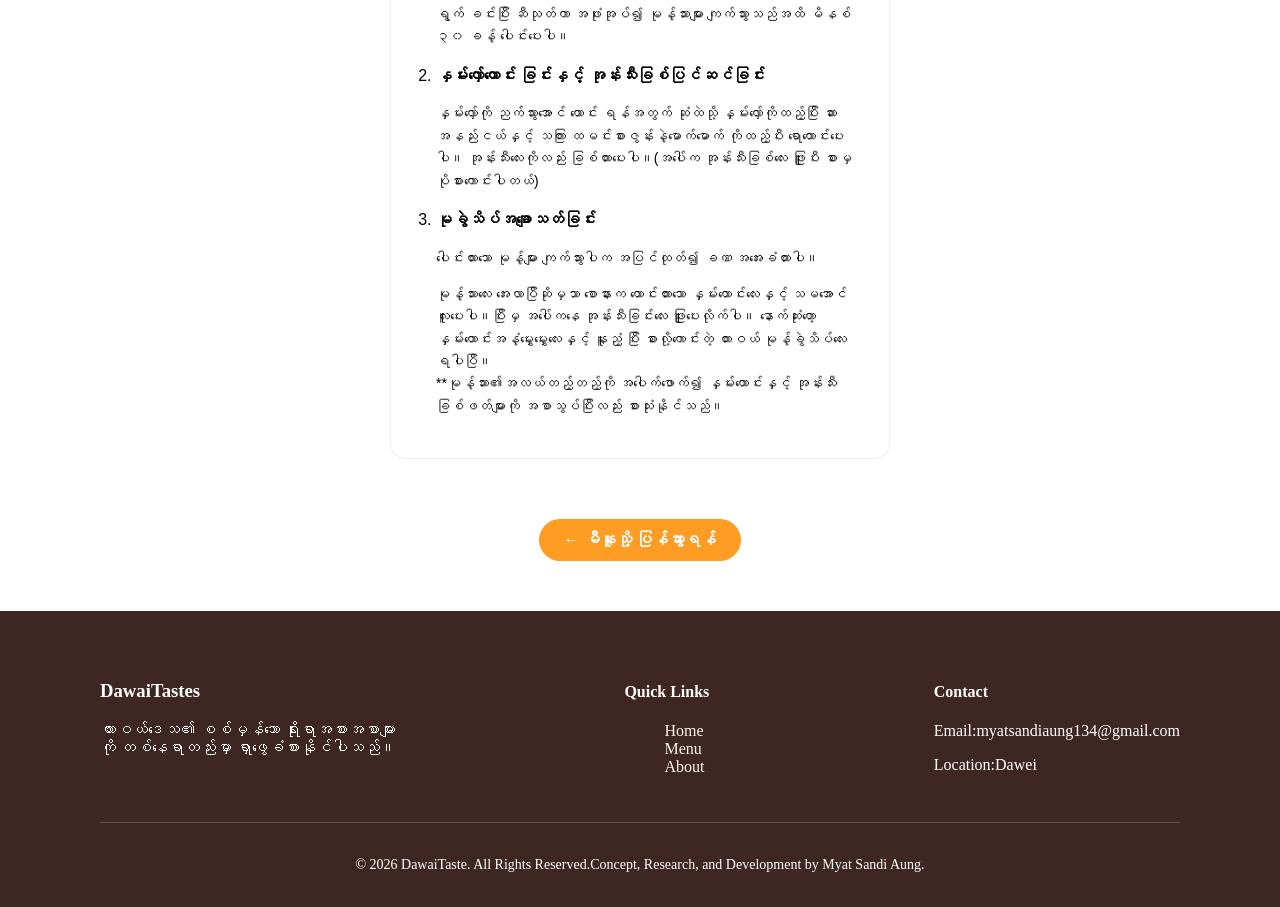
<file: recipe10.html>
<!DOCTYPE html>
<html lang="my">
<head>
    <meta charset="UTF-8">
    <meta name="viewport" content="width=device-width, initial-scale=1.0">
    <meta http-equiv="X-UA-Compatible" content="ie=edge">
    <meta name="description" content="DaweiTastes သည် ထားဝယ်ဒေသ၏ စစ်မှန်သော ရိုးရာအစားအစာများကို တစ်နေရာတည်းမှာ ရှာဖွေခံစားနိုင်ပါသည်။ ထားဝယ်မြို့ရဲ့ ထူးခြားသော ရိုးရာအစားအစာများ၊ စစ်မှန်သော အရသာများနှင့် အတူ ထားဝယ်ရိုးရာ အစားအစာလောကထဲသို့ အလည်တစ်ခေါက် ကြွလှမ်းခဲ့ဖို့ ဖိတ်ခေါ်ပါတယ်နော်">
    <title>ထားဝယ်မုခွဲသီ(သို့)မုန့်ခွဲသိပ်ပြုလုပ်နည်း | DaweiTaste</title>
    <link rel="stylesheet" href="style.css">
</head>
<body>

    <nav class="navbar">
        <div class="logo">DaweiTaste</div>
        <ul class="nav-links">
            <li><a href="index.html">Home</a></li>
            <li><a href="menu.html">Menu</a></li>
            <li><a href="about.html">About</a></li>
        </ul>
        <a href="contact.html" class="contact-btn">Contact</a>
    </nav>

    <div class="recipe-container">
        <h1 class="recipe-title">ထားဝယ်မုခွဲသီ(သို့)မုန့်ခွဲသိပ်</h1>
        
        <div class="recipe-image">
            <img src="image/food13.jpg" alt="Recipe Image">
        </div>

        <section class="recipe-intro">
            <p>
              ထားဝယ်မုန့်ခွဲသီ (မုန့်ခွဲသိပ်) သည် ဆန်မှုန့်၊ ကောက်ညှင်းမှုန့်နှင့် အုန်းသီး ၊ နှမ်း တို့ကို အသုံးပြု၍ ပေါင်းစပ်ပြုလုပ်ရသော အနံ့မွှေးမွှေးနှင့် နူးညံ့အိစက်သည့် 
              ထားဝယ်ရိုးရာမုန့်တစ်ခု ဖြစ်သည်။အောက်တွင် အိမ်၌ လွယ်ကူစွာ ပြုလုပ်စားသုံးနိုင်သော နည်းလမ်းကို ဖော်ပြပေးလိုက်ပါသည်။
            </p>
        </section>

        <section class="recipe-section">
            <h2 class="section-title">🥦 ပါဝင်ပစ္စည်းများ</h2>
            <ul class="ingredients-list">
                <li>ကောက်ညှင်းမှုန့် - နို့ဆီဘူး ၂ ဘူး</li>
                <li>ဆား - အနည်းငယ်</li>
                <li>ရေနွေးပူပူ - မုန့်နှစ်နယ်ရန်</li>
                <li>အုန်းသီးခြစ် - မိမိအလိုရှိသလောက် (မနုမရင့် အုန်းခြစ်ဖတ်)</li>
                <li>သကြား - မိမိအကြိုက် အချိုပမာဏ</li>
                <li>နှမ်းလှော်</li>
            </ul>
        </section>

        <section class="recipe-section">
            <h2 class="section-title">🍳 ပြုလုပ်နည်းအဆင့်ဆင့်</h2>
            <ol class="steps-list">
                <li> 
                   <h4>မုန့်နှစ်ပြင်ဆင်ပြီး ပေါင်းခြင်း</h4> 
                    <p>
                        ဇလုံတစ်ခုထဲတွင် ကောက်ညှင်းမှုန့်၊ ဆားအနည်းငယ်ထည့်၍ ရောမွှေပါ။
                        ရေနွေးပူပူ ကို နည်းနည်းချင်းစီ ထည့်ပြီး မုန့်သားညက်ပြီး စေးပိုင်လာသည်အထိ လက်ဖြင့် သေချာနယ်ပေးပါ။
                        နယ်ထားသော မုန့်နှစ်များကို လက်တစ်ဆုပ်စာ အလုံးကြီးကြီးများ (သို့မဟုတ်) ခပ်ပြားပြားပုံစံ လုံးပါ။
                        ပေါင်းအိုးထဲတွင် ငှက်ပျောရွက် ခင်းပြီး ဆီသုတ်ကာ အဖုံးအုပ်၍ မုန့်သားများ ကျက်သွားသည်အထိ မိနစ် ၃၀ ခန့် ပေါင်းပေးပါ။
                    </p>
                </li>

                <li> 
                   <h4>နှမ်းလှော်​ထောင်း ခြင်းနှင့် အုန်းသီးခြစ်ပြင်ဆင်ခြင်း</h4> 
                    <p>
                        နှမ်းလှော်ကို ညက်သွားအောင် ထောင်း  ရန်အတွက် ဆုံထဲသို့ နှမ်းလှော်ကိုထည့်ပြီး ဆားအနည်းငယ်နှင့် သကြား ထမင်းစားဇွန်းနဲ့မောက်မောက် ကိုထည့်ပီး 
                        ရောထောင်းပေးပါ။
                        အုန်းသီးလေးကိုလည်း ခြစ်ထားပေးပါ။(အပေါ်က အုန်းသီးခြစ်လေး ဖြူးပီး စားမှ ပိုစားကောင်းပါတယ်)
                    </p>
                </li>

                <li>
                    <h4>မုခွဲသိပ်အချောသတ်ခြင်း</h4> 
                    <p>
                        ပေါင်းထားသော မုန့်များ ကျက်သွားပါက အပြင်ထုတ်၍ ခဏ အအေးခံထားပါ။
                    </p>
                    <p>
                      မုန့်သားလေး အေးလာပြီဆိုမှသာ စောနားက ထောင်းထားသော နှမ်းထောင်းလေးနှင့် သမအောင် လူးပေးပါ။ပြီးမှ အပေါ်ကနေ အုန်းသီးခြင်းလေး ဖြူးပေးလိုက်ပါ။ 
                      နောက်ဆုံးတော့ နှမ်းထောင်းအနံ့မွှေးမွှေးလေးနှင့် နူးညံ့ ပြီး စားလို့ကောင်းတဲ့ ထားဝယ် မုန့်ခွဲသိပ်လေး ရပါပြီ။
                      <br>**မုန့်သား၏အလယ်တည့်တည့်ကို အပေါက်ဖောက်၍ နှမ်းထောင်းနှင့် အုန်းသီးခြစ်ဖတ်များကို အစာသွပ်ပြီးလည်း စားသုံးနိုင်သည်။ 
                    </p>
                </li>
                
            </ol>
        </section>
    </div>

    <div class="back-button-container">
        <a href="menu.html" class="back-btn">← မီနူးသို့ ပြန်သွားရန်</a>
    </div>

    <footer class="footer">
         <div class="footer-content">
        <div class="footer-logo">
            <h3>DawaiTastes</h3>
            <p>ထားဝယ်ဒေသ၏ စစ်မှန်သော ရိုးရာအစားအစာများကို တစ်နေရာတည်းမှာ ရှာဖွေခံစားနိုင်ပါသည်။</p>
        </div>
        <div class="footer-links">
            <h4>Quick Links</h4>
            <ul>
                <li><a href="index.html">Home</a></li>
                <li><a href="menu.html">Menu</a></li>
                <li><a href="about.html">About</a></li>
            </ul>
        </div>
        <div class="footer-contact">
            <h4>Contact</h4>
            <p>Email:myatsandiaung134@gmail.com</p>
            <p>Location:Dawei</p>
        </div>
    </div>
    <div class="footer-bottom">
        <p>&copy; 2026 DawaiTaste. All Rights Reserved.Concept, Research, and Development by Myat Sandi Aung.</p>
    </div>
    </footer>

</body>
</html>
</file>
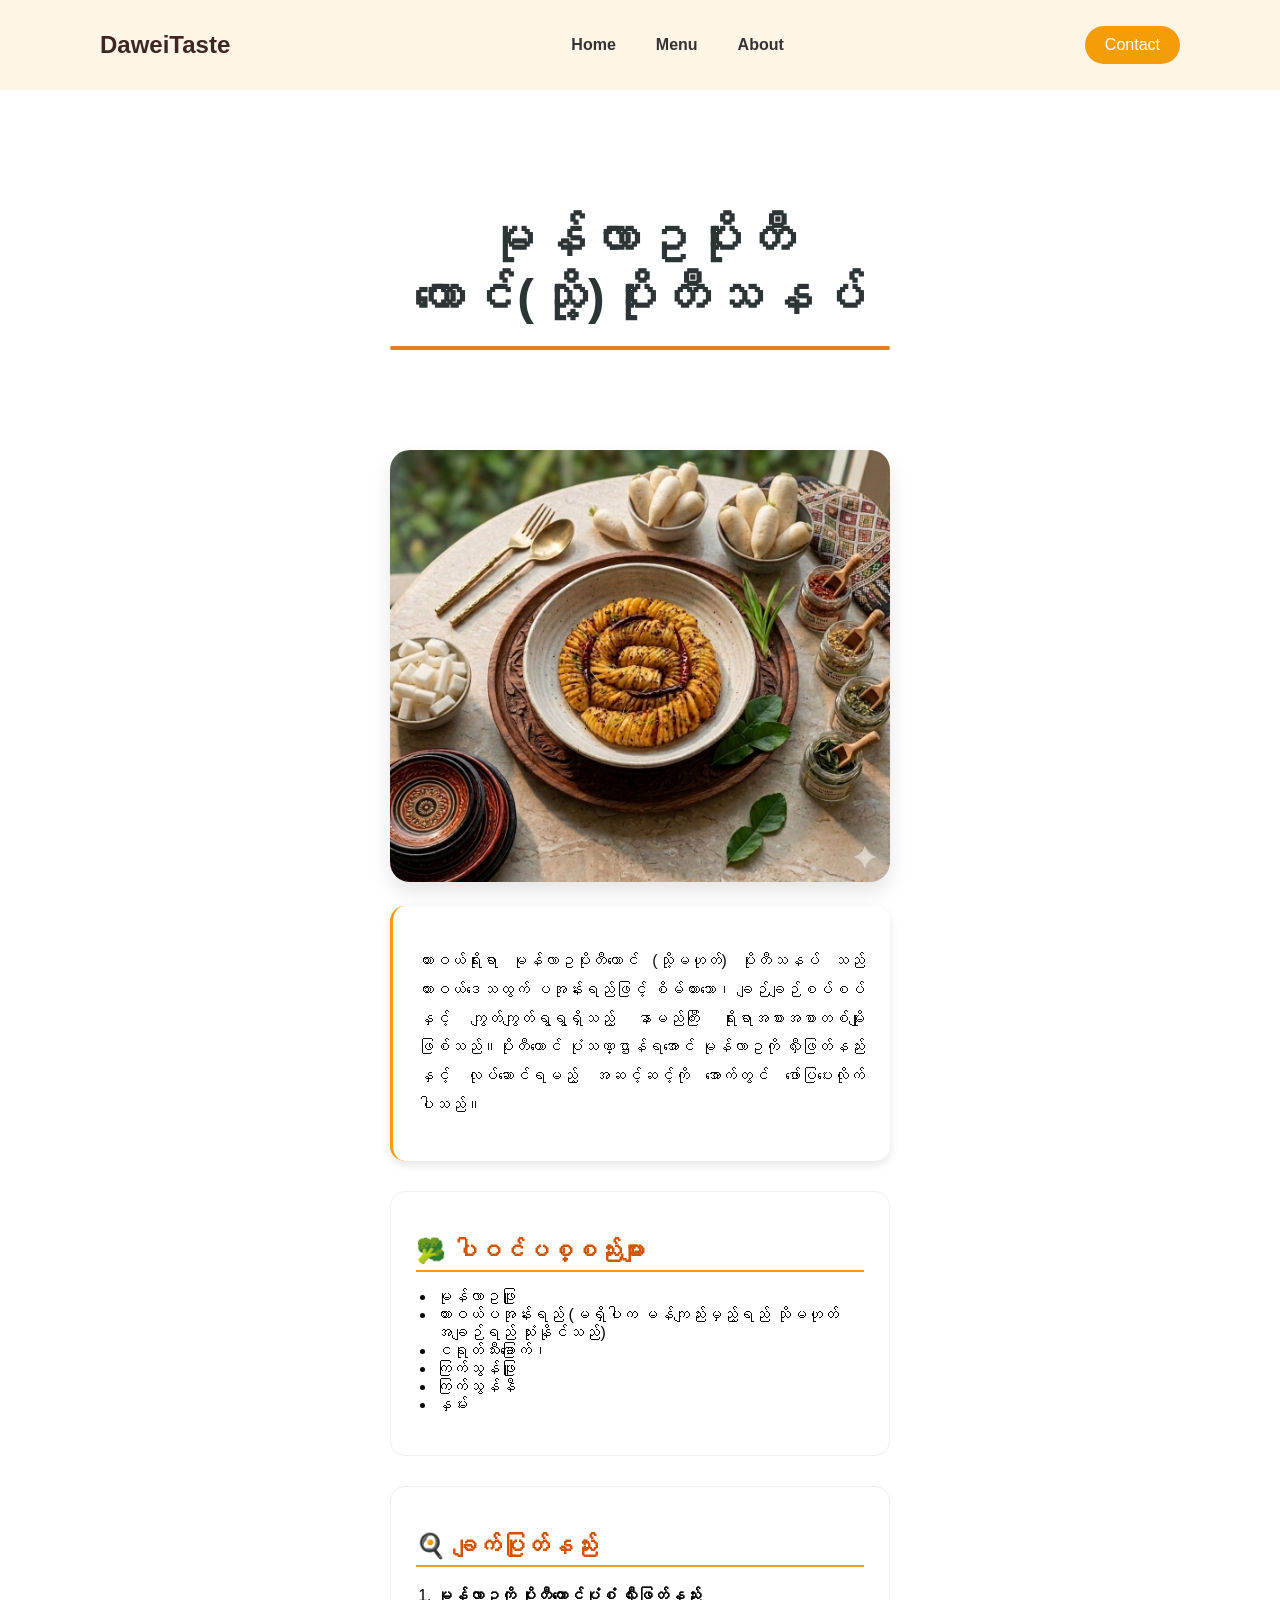
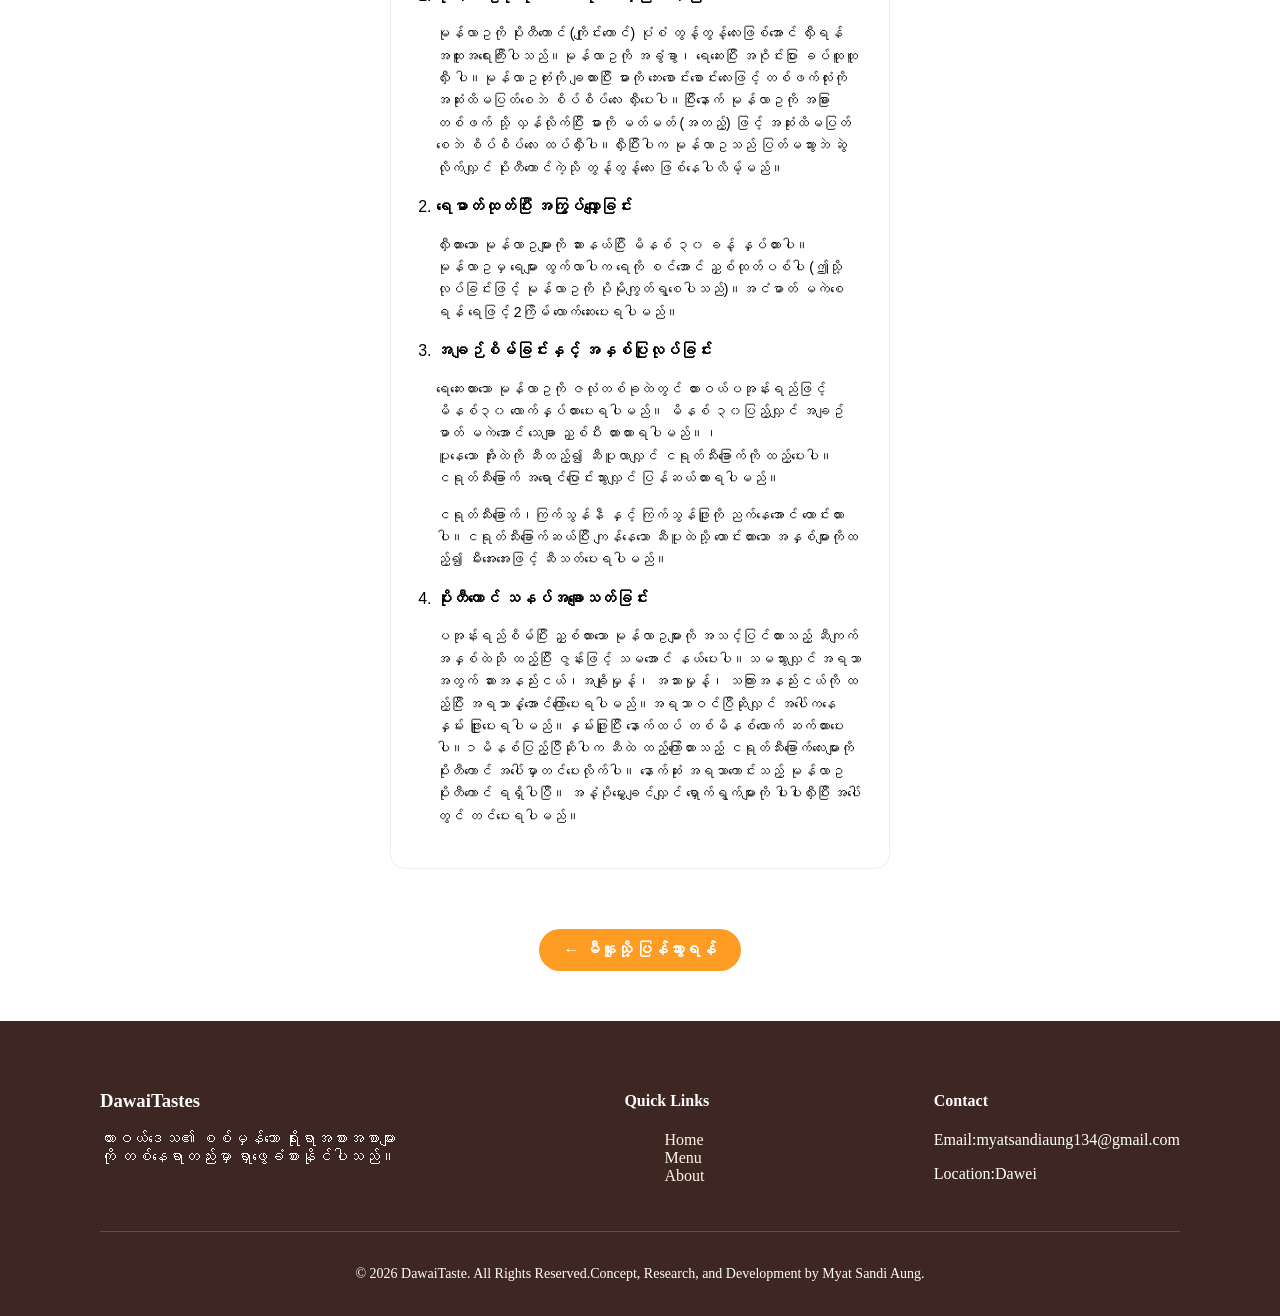
<file: recipe2.html>
<!DOCTYPE html>
<html lang="my">
<head>
    <meta charset="UTF-8">
    <meta name="viewport" content="width=device-width, initial-scale=1.0">
    <meta http-equiv="X-UA-Compatible" content="ie=edge">
    <meta name="description" content="DaweiTastes သည် ထားဝယ်ဒေသ၏ စစ်မှန်သော ရိုးရာအစားအစာများကို တစ်နေရာတည်းမှာ ရှာဖွေခံစားနိုင်ပါသည်။ ထားဝယ်မြို့ရဲ့ ထူးခြားသော ရိုးရာအစားအစာများ၊ စစ်မှန်သော အရသာများနှင့် အတူ ထားဝယ်ရိုးရာ အစားအစာလောကထဲသို့ အလည်တစ်ခေါက် ကြွလှမ်းခဲ့ဖို့ ဖိတ်ခေါ်ပါတယ်နော်">
    <title>မုန်လာဥပိုးတီကောင်(သို့)ပိုးတီသနပ်ပြုလုပ်နည်း | DaweiTaste</title>
    <link rel="stylesheet" href="style.css">
</head>
<body>

    <nav class="navbar">
        <div class="logo">DaweiTaste</div>
        <ul class="nav-links">
            <li><a href="index.html">Home</a></li>
            <li><a href="menu.html">Menu</a></li>
            <li><a href="about.html">About</a></li>
        </ul>
        <a href="contact.html" class="contact-btn">Contact</a>
    </nav>

    <div class="recipe-container">
        <h1 class="recipe-title">မုန်လာဥပိုးတီကောင်(သို့)ပိုးတီသနပ်</h1>
        
        <div class="recipe-image">
            <img src="image/food2.jpg" alt="Recipe Image">
        </div>

        <section class="recipe-intro">
            <p>
              ထားဝယ်ရိုးရာ မုန်လာဥပိုးတီကောင် (သို့မဟုတ်) ပိုးတီသနပ် သည် ထားဝယ်ဒေသထွက် ပအုန်းရည်ဖြင့် စိမ်ထားသော၊ ချဉ်ချဉ်စပ်စပ်နှင့် ကျွတ်ကျွတ်ရွရွရှိသည့် နာမည်ကြီး 
              ရိုးရာအစားအစာတစ်မျိုး ဖြစ်သည်။ပိုးတီကောင် ပုံသဏ္ဌာန်ရအောင် မုန်လာဥကို လှီးဖြတ်နည်းနှင့် လုပ်ဆောင်ရမည့် အဆင့်ဆင့်ကို အောက်တွင် ဖော်ပြပေးလိုက်ပါသည်။
            </p>
        </section>

        <section class="recipe-section">
            <h2 class="section-title">🥦 ပါဝင်ပစ္စည်းများ</h2>
            <ul class="ingredients-list">
                <li>မုန်လာဥဖြူ</li>
                <li>ထားဝယ်ပအုန်းရည် (မရှိပါက မန်ကျည်းမှည့်ရည် သိုမဟုတ် အချဉ်ရည် သုံးနိုင်သည်)</li>
                <li>ငရုတ်သီးခြောက်၊</li>
                <li>ကြက်သွန်ဖြူ </li>
                <li>ကြက်သွန်နီ</li>
                <li>နှမ်း</li>
            </ul>
        </section>

        <section class="recipe-section">
            <h2 class="section-title">🍳 ချက်ပြုတ်နည်း</h2>
            <ol class="steps-list">
                <li> 
                   <h4>မုန်လာဥကို ပိုးတီကောင်ပုံစံ လှီးဖြတ်နည်း</h4> 
                    <p>
                       မုန်လာဥကို ပိုးတီကောင် (ကျိုင်းကောင်) ပုံစံ တွန့်တွန့်လေးဖြစ်အောင် လှီးရန် အထူးအရေးကြီးပါသည်။မုန်လာဥကို အခွံခွာ၊ ရေဆေးပြီး  အဝိုင်းပြား ခပ်ထူထူ လှီး
                       ပါ။မုန်လာဥတုံးကို ချထားပြီး ဓားကို ဘေးစောင်းစောင်းလေးဖြင့် တစ်ဖက်လုံးကို အဆုံးထိမပြတ်စေဘဲ စိပ်စိပ်လေး လှီးပေးပါ။ပြီးနောက် မုန်လာဥကို အခြားတစ်ဖက်
                       သို့ လှန်လိုက်ပြီး ဓားကို မတ်မတ် (အတည့်) ဖြင့် အဆုံးထိမပြတ်စေဘဲ စိပ်စိပ်လေး ထပ်လှီးပါ။လှီးပြီးပါက မုန်လာဥသည် ပြတ်မသွားဘဲ ဆွဲလိုက်လျှင်
                       ပိုးတီကောင်ကဲ့သို တွန့်တွန့်လေး ဖြစ်နေပါလိမ့်မည်။
                    </p>
                </li>

                <li>
                    <h4>ရေဓာတ်ထုတ်ပြီး အကြွပ်လျှော့ခြင်း</h4>
                    <p>
                        လှီးထားသော မုန်လာဥများကို ဆားနယ်ပြီး  မိနစ် ၃၀ ခန့် နှပ်ထားပါ။မုန်လာဥမှ ရေများ ထွက်လာပါက ရေကို စင်အောင် ညှစ်ထုတ်ပစ်ပါ 
                        (ဤသို့လုပ်ခြင်းဖြင့် မုန်လာဥကို ပိုမိုကျွတ်ရွစေပါသည်)။အငံဓာတ် မကဲစေရန် ရေဖြင့် 2ကြိမ် လောက်ဆေးပေးရပါမည်။
                    </p>
                </li>
                <li>  
                   <h4>အချဉ်စိမ်ခြင်းနှင့် အနှစ်ပြုလုပ်ခြင်း </h4>
                    <p> 
                       ရေဆေးထားသော မုန်လာဥကို  ဇလုံတစ်ခုထဲတွင် ထားဝယ်ပအုန်းရည်ဖြင့် မိနစ်၃၀ လောက်နှပ်ထားပေးရပါမည်။ မိနစ် ၃၀ပြည့်လျှင် အချဥ်ဓာတ် မကဲအောင်
                        သေချာ ညှစ်ပီး ထားထားရပါမည်။၊<br>ပူနေသော အိုးထဲကို ဆီထည့်၍ ဆီပူလာလျှင် ငရုတ်သီးခြောက်ကို ထည့်ပေးပါ။ ငရုတ်သီးခြောက် အရောင်ပြောင်းသွားလျှင်
                         ပြန်ဆယ်ထားရပါမည်။ 
                    </p>
                    <p>
                        ငရုတ်သီး​ခြောက်၊ကြက်သွန်နီ နှင့် ကြက်သွန်ဖြူကို ညက်နေအောင် ထောင်းထားပါ။ငရုတ်သီး​ခြောက်ဆယ်ပြီး ကျန်နေသော ဆီပူထဲသို့ ထောင်းထားသော 
                        အနှစ်များကိုထည့်၍ မီးအေးအေးဖြင့် ဆီသတ်ပေးရပါမည်။ 
                    </p>
                </li> 
                <li>
                   <h4> ပိုးတီကောင် သနပ်အချောသတ်ခြင်း</h4>
                    <p>
                        ပအုန်းရည်စိမ်ပြီး  ညှစ်ထားသော မုန်လာဥများကို အသင့်ပြင်ထားသည့် ဆီကျက်အနှစ်ထဲသို ထည့်ပြီး ဇွန်းဖြင့် သမအောင် နယ်ပေးပါ။သမသွားလျှင် 
                        အရသာအတွက် ဆားအနည်းငယ်၊အချိုမှုန့်၊ အသားမှုန့်၊ သကြားအနည်းငယ်ကို ထည့်ပြီး အရသာနှံ့အောင်ကြော်ပေးရပါမည်။အရသာဝင်ပြီဆိုလျှင် အပေါ်ကနေ 
                        နှမ်း ဖြူးပေးရပါမည်။နှမ်းဖြူးပြီး နောက်ထပ် တစ်မိနစ်လောက် ဆက်ထားပေးပါ။၁မိနစ်ပြည့်ပြီဆိုပါက  ဆီထဲ ထည့်ကြော်ထားသည့် ငရုတ်သီးခြောက်လေးများကို
                        ပိုးတီကောင် အပေါ်မှာတင်ပေးလိုက်ပါ။ နောက်ဆုံး  အရသာကောင်းသည့် မုန်လာဥ ပိုးတီကောင် ရရှိပါပြီ။ အနံ့ပိုမွှေးချင်လျှင် ရှောက်ရွက်များကို ပါးပါးလှီးပြီး 
                        အပေါ်တွင် တင်ပေးရပါမည်။
                    </p>
                </li>
                
            </ol>
        </section>
    </div>

    <div class="back-button-container">
        <a href="menu.html" class="back-btn">← မီနူးသို့ ပြန်သွားရန်</a>
    </div>

    <footer class="footer">
         <div class="footer-content">
        <div class="footer-logo">
            <h3>DawaiTastes</h3>
            <p>ထားဝယ်ဒေသ၏ စစ်မှန်သော ရိုးရာအစားအစာများကို တစ်နေရာတည်းမှာ ရှာဖွေခံစားနိုင်ပါသည်။</p>
        </div>
        <div class="footer-links">
            <h4>Quick Links</h4>
            <ul>
                <li><a href="index.html">Home</a></li>
                <li><a href="menu.html">Menu</a></li>
                <li><a href="about.html">About</a></li>
            </ul>
        </div>
        <div class="footer-contact">
            <h4>Contact</h4>
            <p>Email:myatsandiaung134@gmail.com</p>
            <p>Location:Dawei</p>
        </div>
    </div>
    <div class="footer-bottom">
        <p>&copy; 2026 DawaiTaste. All Rights Reserved.Concept, Research, and Development by Myat Sandi Aung.</p>
    </div>
    </footer>

</body>
</html>
</file>
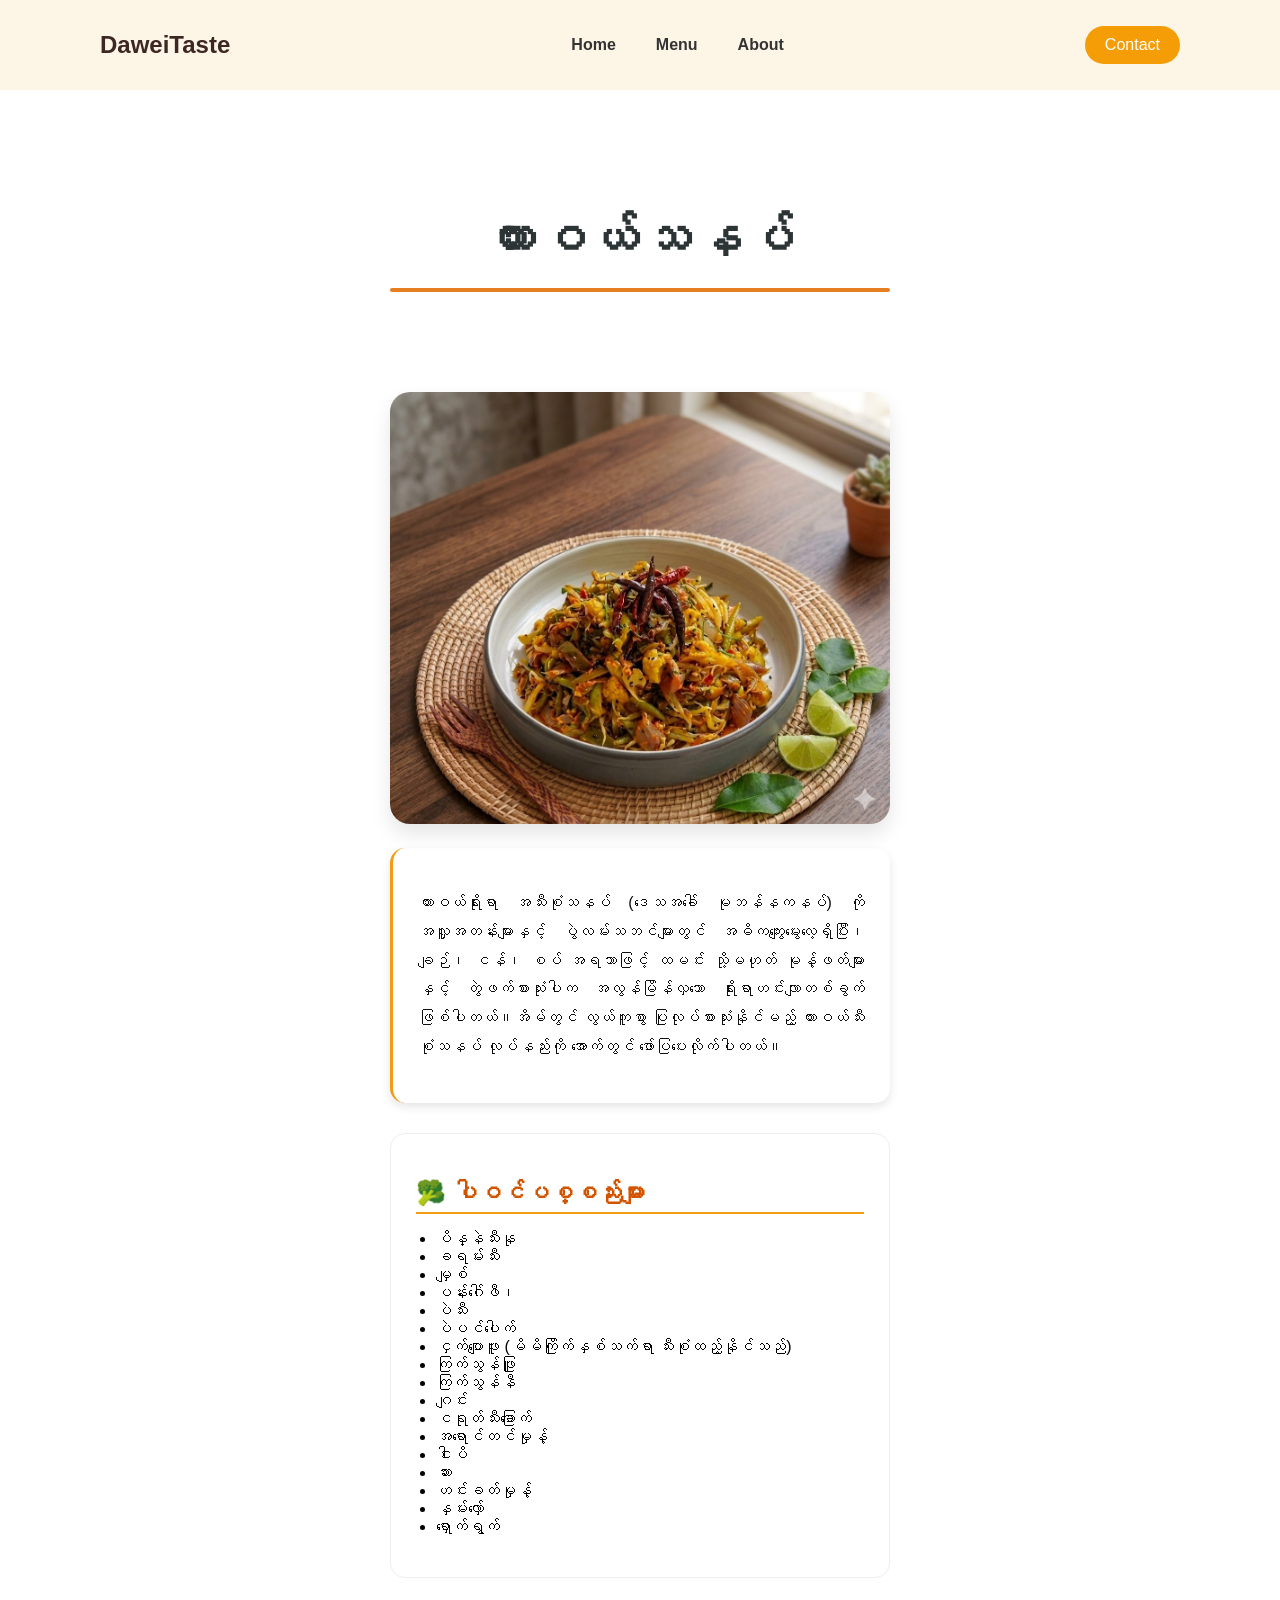
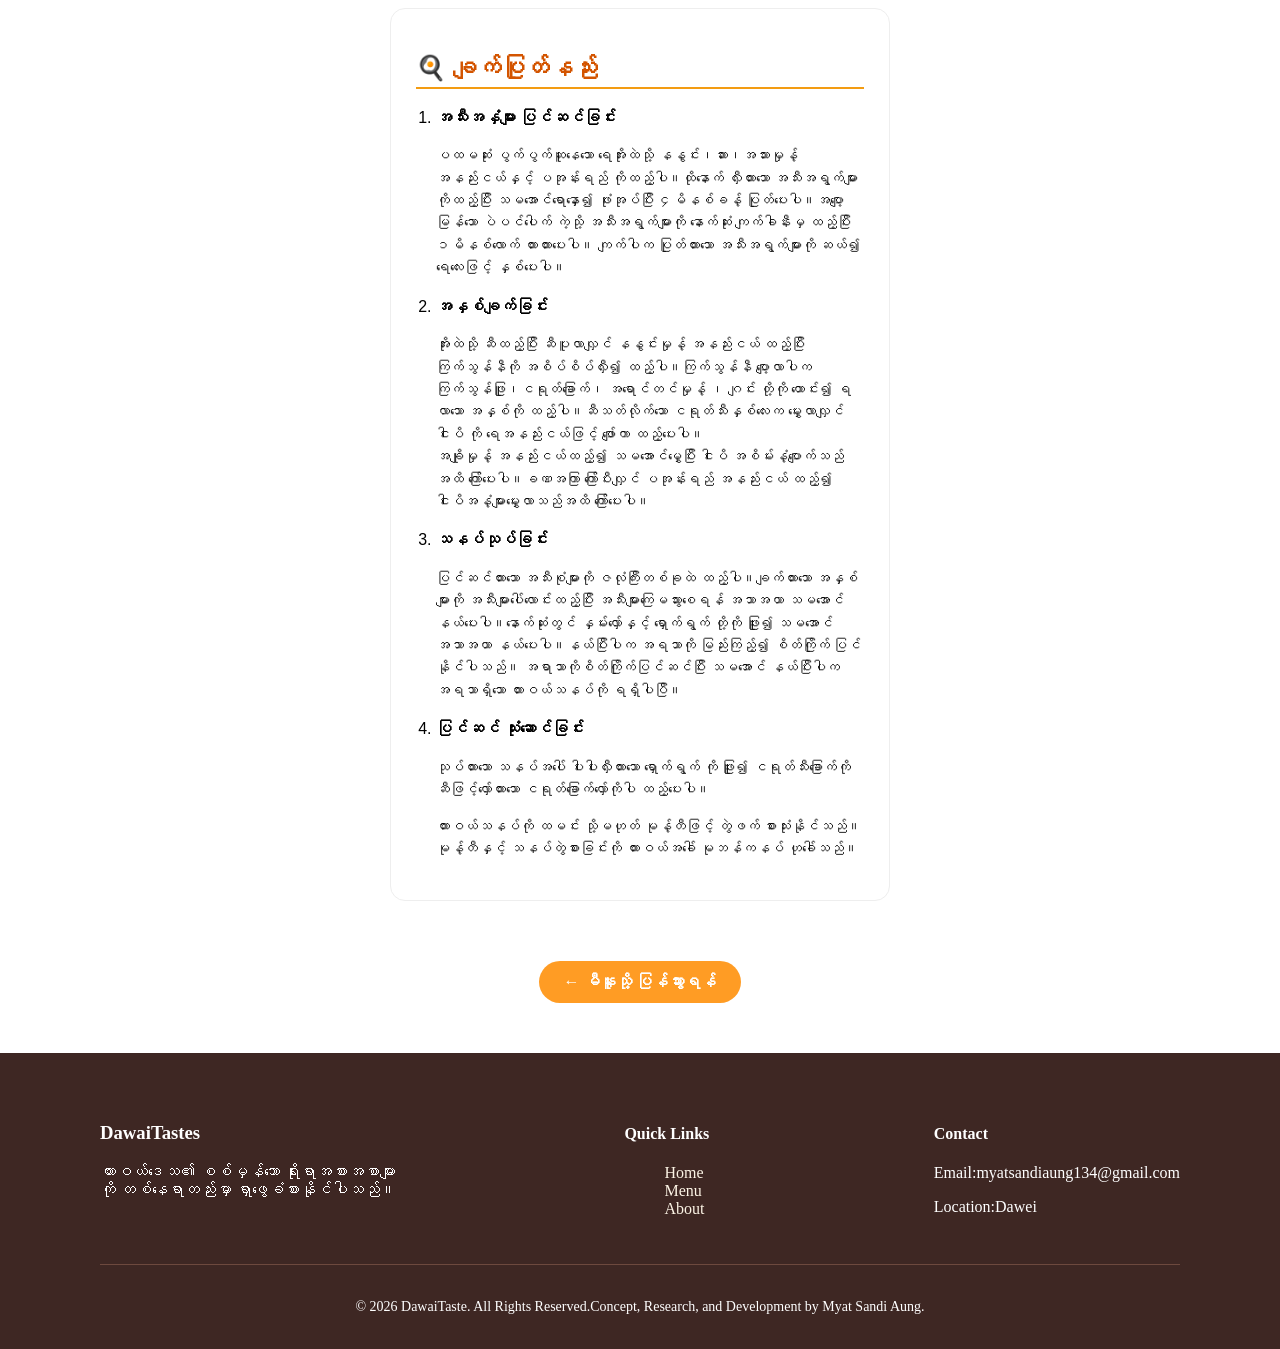
<file: recipe3.html>
<!DOCTYPE html>
<html lang="my">
<head>
    <meta charset="UTF-8">
    <meta name="viewport" content="width=device-width, initial-scale=1.0">
    <meta http-equiv="X-UA-Compatible" content="ie=edge">
    <meta name="description" content="DaweiTastes သည် ထားဝယ်ဒေသ၏ စစ်မှန်သော ရိုးရာအစားအစာများကို တစ်နေရာတည်းမှာ ရှာဖွေခံစားနိုင်ပါသည်။ ထားဝယ်မြို့ရဲ့ ထူးခြားသော ရိုးရာအစားအစာများ၊ စစ်မှန်သော အရသာများနှင့် အတူ ထားဝယ်ရိုးရာ အစားအစာလောကထဲသို့ အလည်တစ်ခေါက် ကြွလှမ်းခဲ့ဖို့ ဖိတ်ခေါ်ပါတယ်နော်">
    <title>ထားဝယ်သနပ်ပြုလုပ်နည်း | DaweiTaste</title>
    <link rel="stylesheet" href="style.css">
</head>
<body>

    <nav class="navbar">
        <div class="logo">DaweiTaste</div>
        <ul class="nav-links">
            <li><a href="index.html">Home</a></li>
            <li><a href="menu.html">Menu</a></li>
            <li><a href="about.html">About</a></li>
        </ul>
        <a href="contact.html" class="contact-btn">Contact</a>
    </nav>

    <div class="recipe-container">
        <h1 class="recipe-title">ထားဝယ်သနပ်</h1>
        
        <div class="recipe-image">
            <img src="image/food3.jpg" alt="Recipe Image">
        </div>

        <section class="recipe-intro">
            <p>
              ထားဝယ်ရိုးရာ အသီးစုံသနပ် (ဒေသအခေါ် မုဘန်နကနပ်) ကို အလှူအတန်းများနှင့် ပွဲလမ်းသဘင်များတွင် အဓိကကျွေးမွေးလေ့ရှိပြီး၊ ချဉ်၊ ငန်၊ စပ် အရသာဖြင့် ထမင်း သို့မဟုတ်
              မုန့်ဖတ်များနှင့် တွဲဖက်စားသုံးပါက အလွန်မြိန်လှသော ရိုးရာဟင်းလျာတစ်ခွက် ဖြစ်ပါတယ်။အိမ်တွင် လွယ်ကူစွာ ပြုလုပ်စားသုံးနိုင်မည့် ထားဝယ်သီးစုံသနပ် လုပ်နည်းကို
              အောက်တွင် ဖော်ပြပေးလိုက်ပါတယ်။ 
            </p>
        </section>

        <section class="recipe-section">
            <h2 class="section-title">🥦 ပါဝင်ပစ္စည်းများ</h2>
            <ul class="ingredients-list">
                <li>ပိန္နဲသီးနု</li>
                <li>ခရမ်းသီး</li>
                <li>မျှစ်</li>
                <li>ပန်းဂေါ်ဖီ၊</li>
                <li>ပဲသီး</li>
                <li>ပဲပင်ပေါက်</li>
                <li>ငှက်ပျောဖူး (မိမိကြိုက်နှစ်သက်ရာ သီးစုံထည့်နိုင်သည်)</li>
                <li>ကြက်သွန်ဖြူ </li>
                <li>ကြက်သွန်နီ</li>
                <li>ဂျင်း</li>
                <li>ငရုတ်သီးခြောက်</li>
                <li>အရောင်တင်မှုန့်</li>
                <li>ငါးပိ</li>
                <li>ဆား</li>
                <li>ဟင်းခတ်မှုန့်</li>
                <li>နှမ်းလှော်</li>
                <li>ရှောက်ရွက် </li>
            </ul>
        </section>

        <section class="recipe-section">
            <h2 class="section-title">🍳 ချက်ပြုတ်နည်း</h2>
            <ol class="steps-list">
                <li>
                   <h4>အသီးအနှံများ ပြင်ဆင်ခြင်း</h4> 
                    <p>
                        ပထမဆုံး ပွက်ပွက်ဆူနေသော ရေအိုးထဲသို့ 
                        နနွင်း၊ဆား၊အသားမှုန့် အနည်းငယ်နှင့် ပအုန်းရည် ကိုထည့်ပါ။ထိုနောက် လှီးထားသော အသီးအရွက်များကိုထည့်ပြီး သမအောင်ရောနှော၍ ဖုံးအုပ်ပြီး ၄မိနစ်ခန့်
                        ပြုတ်ပေးပါ။အပျော့မြန်သော ပဲပင်ပေါက် ကဲ့သို့ အသီးအရွက်များကို  နောက်ဆုံး ကျက်ခါနီးမှ ထည့်ပြီး ၁မိနစ်လောက် ထားထားပေးပါ။
                        ကျက်ပါက ပြုတ်ထားသော အသီးအရွက်များကို ဆယ်၍ ရေလေးဖြင့် နှစ်ပေးပါ။
                    </p>
                </li>

                <li>
                    <h4>အနှစ်ချက်ခြင်း</h4>
                    <p>
                        အိုးထဲသို့ ဆီထည့်ပြီး ဆီပူလာလျှင် နနွင်းမှုန့် အနည်းငယ် ထည့်ပြီး ကြက်သွန်နီကို အစိပ်စိပ်လှီး၍ ထည့်ပါ။ကြက်သွန်နီ ပျော့လာပါက ကြက်သွန်ဖြူ၊ငရုတ်ခြောက်၊
                        အရောင်တင်မှုန့် ၊ ဂျင်း တို့ကို ထောင်း၍ ရလာသော အနှစ်ကို ထည့်ပါ။ဆီသတ်လိုက်သော ငရုတ်သီးနှစ်လေးက မွှေးလာလျှင် ငါးပိ ကို ရေအနည်းငယ်ဖြင့် ဖျော်ကာ
                        ထည့်ပေးပါ။<br>အချိုမှုန့် အနည်းငယ်ထည့်၍ သမအောင်မွှေပြီး ငါးပိ အစိမ်းနံ့ပျောက်သည်အထိ ကြော်ပေးပါ။ခဏအကြာ ကြော်ပီးလျှင် ပအုန်းရည် အနည်းငယ်
                        ထည့်၍ ငါးပိအနံ့များမွှေးလာသည်အထိ ကြော်ပေးပါ။
                    </p>
                </li>

                <li>  
                   <h4>သနပ်သုပ်ခြင်း </h4>
                    <p> 
                       ပြင်ဆင်ထားသော အသီးစုံများကို ဇလုံကြီးတစ်ခုထဲ ထည့်ပါ။ချက်ထားသော အနှစ်များကို အသီးများပေါ်လောင်းထည့်ပြီး အသီးများကြေမသွားစေရန် အသာအယာ 
                       သမအောင် နယ်ပေးပါ။နောက်ဆုံးတွင် နှမ်းလှော်နှင့် ရှောက်ရွက် တို့ကို ဖြူး၍  သမအောင် အသာအယာ နယ်ပေးပါ။နယ်ပြီးပါက အရသာကို မြည်းကြည့်၍
                        စိတ်ကြိုက် ပြင်နိုင်ပါသည်။ အရာသာကိုစိတ်ကြိုက်ပြင်ဆင်ပြီး သမအောင် နယ်ပြီးပါက အရသာရှိသော ထားဝယ်သနပ်ကို ရရှိပါပြီ။
                    </p>
                </li> 
                <li>
                   <h4>​ပြင်ဆင် သုံးဆောင်ခြင်း</h4>
                    <p>
                        သုပ်ထားသော သနပ်အပေါ် ပါးပါးလှီးထား​  
                        သော  ရှောက်ရွက် ကို ဖြူး၍ ငရုတ်သီးခြောက်ကို ဆီဖြင့်လှော်ထားသော ငရုတ်ခြောက်လှော်ကိုပါ ထည့်ပေးပါ။
                    </p>
                    <p>
                       ထားဝယ်သနပ်ကို ထမင်း သို့မဟုတ် မုန့်တီဖြင့် တွဲဖက် စားသုံးနိုင်သည်။မုန့်တီနှင့် သနပ်တွဲစားခြင်းကို ထားဝယ်အခေါ်  မုဘန်ကနပ် ဟုခေါ်သည်။ 
                    </p>
            </ol>
        </section>
    </div>

    <div class="back-button-container">
        <a href="menu.html" class="back-btn">← မီနူးသို့ ပြန်သွားရန်</a>
    </div>

    <footer class="footer">
         <div class="footer-content">
        <div class="footer-logo">
            <h3>DawaiTastes</h3>
            <p>ထားဝယ်ဒေသ၏ စစ်မှန်သော ရိုးရာအစားအစာများကို တစ်နေရာတည်းမှာ ရှာဖွေခံစားနိုင်ပါသည်။</p>
        </div>
        <div class="footer-links">
            <h4>Quick Links</h4>
            <ul>
                <li><a href="index.html">Home</a></li>
                <li><a href="menu.html">Menu</a></li>
                <li><a href="about.html">About</a></li>
            </ul>
        </div>
        <div class="footer-contact">
            <h4>Contact</h4>
            <p>Email:myatsandiaung134@gmail.com</p>
            <p>Location:Dawei</p>
        </div>
    </div>
    <div class="footer-bottom">
        <p>&copy; 2026 DawaiTaste. All Rights Reserved.Concept, Research, and Development by Myat Sandi Aung.</p>
    </div>
    </footer>

</body>
</html>
</file>
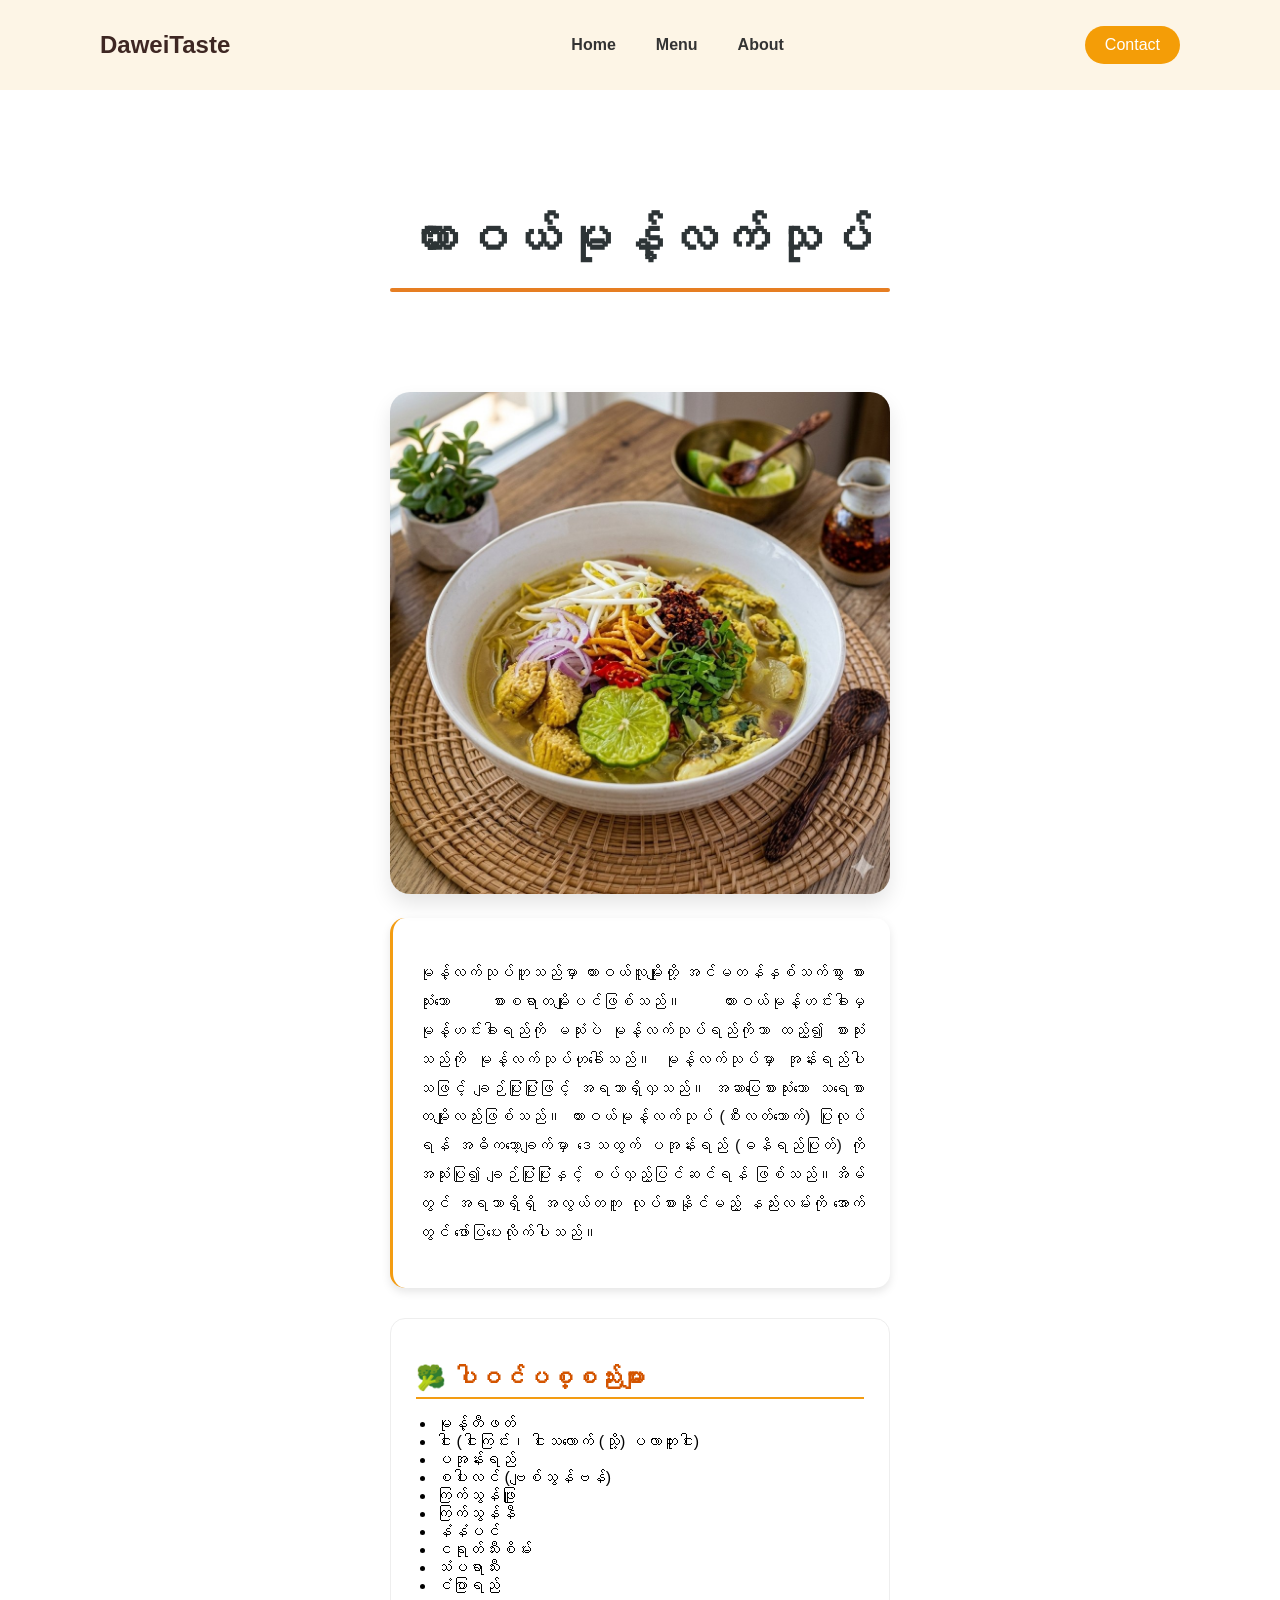
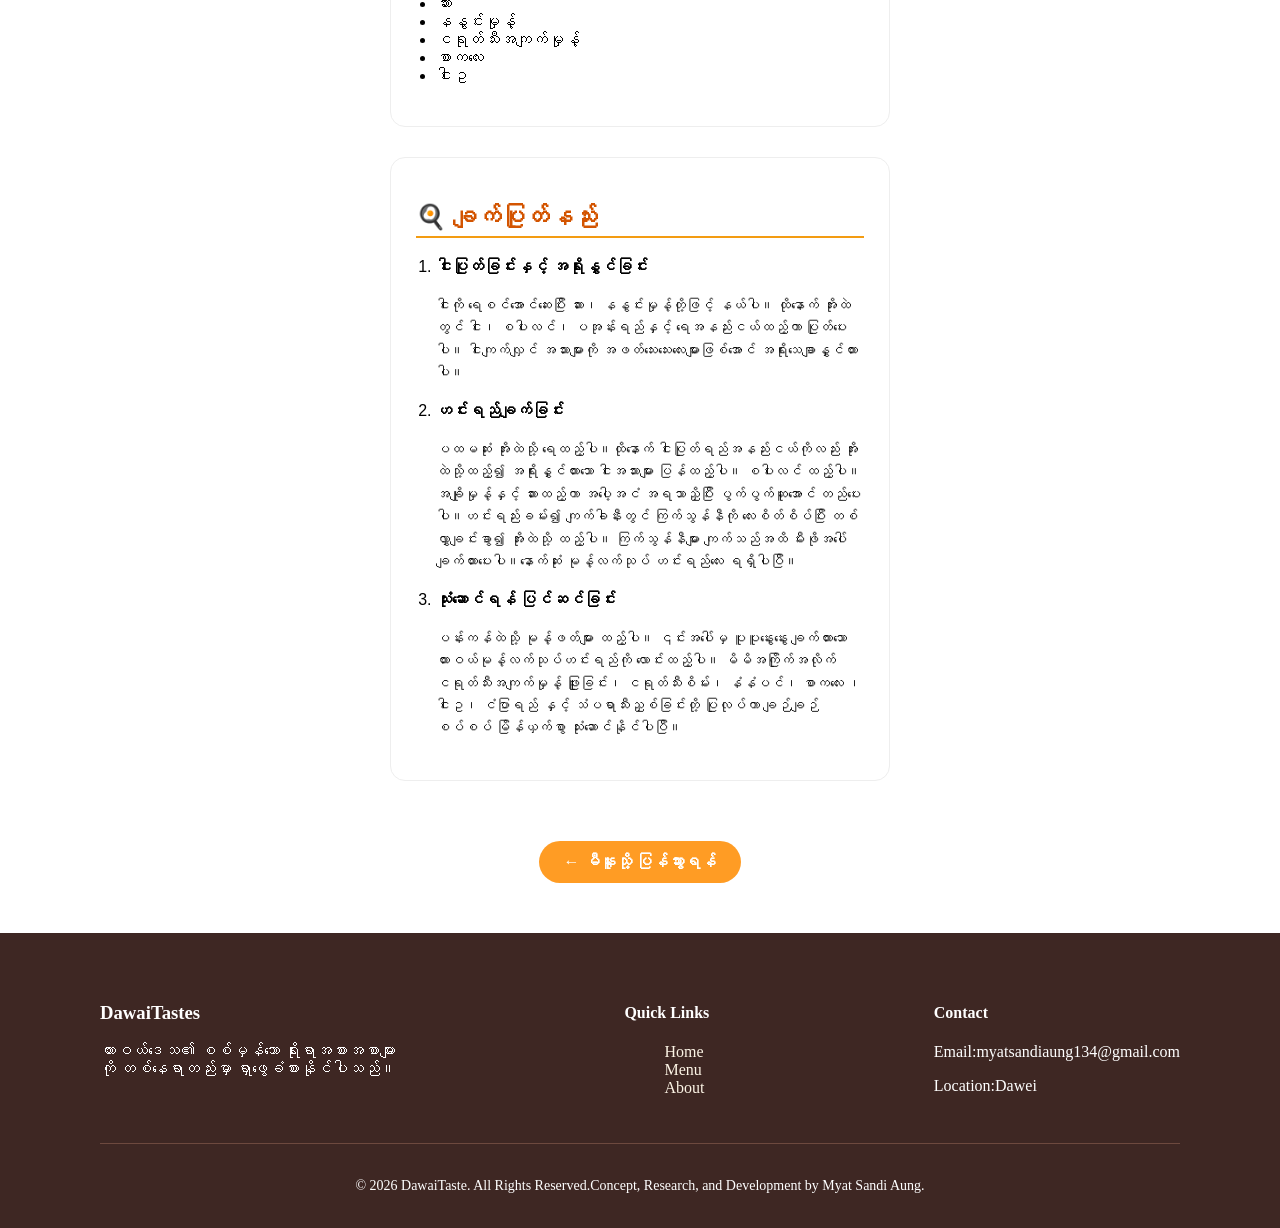
<file: recipe4.html>
<!DOCTYPE html>
<html lang="my">
<head>
    <meta charset="UTF-8">
    <meta name="viewport" content="width=device-width, initial-scale=1.0">
    <meta http-equiv="X-UA-Compatible" content="ie=edge">
    <meta name="description" content="DawaeiTastes သည် ထားဝယ်ဒေသ၏ စစ်မှန်သော ရိုးရာအစားအစာများကို တစ်နေရာတည်းမှာ ရှာဖွေခံစားနိုင်ပါသည်။ ထားဝယ်မြို့ရဲ့ ထူးခြားသော ရိုးရာအစားအစာများ၊ စစ်မှန်သော အရသာများနှင့် အတူ ထားဝယ်ရိုးရာ အစားအစာလောကထဲသို့ အလည်တစ်ခေါက် ကြွလှမ်းခဲ့ဖို့ ဖိတ်ခေါ်ပါတယ်နော်">
    <title>ထားဝယ်မုန့်လက်သုပ်ချက်နည်း | DaweiTaste</title>
    <link rel="stylesheet" href="style.css">
</head>
<body>

    <nav class="navbar">
        <div class="logo">DaweiTaste</div>
        <ul class="nav-links">
            <li><a href="index.html">Home</a></li>
            <li><a href="menu.html">Menu</a></li>
            <li><a href="about.html">About</a></li>
        </ul>
        <a href="contact.html" class="contact-btn">Contact</a>
    </nav>

    <div class="recipe-container">
        <h1 class="recipe-title">ထားဝယ်မုန့်လက်သုပ်</h1>
        
        <div class="recipe-image">
            <img src="image/food4.jpg" alt="Recipe Image">
        </div>

        <section class="recipe-intro">
            <p>
              မုန့်လက်သုပ်ဟူသည်မှာ ထားဝယ်လူမျိုးတို့ အင်မတန်နှစ်သက်စွာ စားသုံးသော စားစရာတမျိုးပင်ဖြစ်သည်။ ထားဝယ်မုန့်ဟင်းခါးမှ မုန့်ဟင်းခါးရည်ကို မသုံးပဲ 
              မုန့်လက်သုပ်ရည်ကိုသာ ထည့်၍ စားသုံးသည်ကို မုန့်လက်သုပ်ဟုခေါ်သည်။ မုန့်လက်သုပ်မှာ အုန်းရည်ပါသဖြင့် ချဉ်ပြုံးပြုံးဖြင့် အရသာရှိလှသည်။ အဆာပြေစားသုံးသော 
              သရေစာ တမျိုးလည်းဖြစ်သည်။
              ထားဝယ်မုန့်လက်သုပ် (စီးလတ်သောက်) ပြုလုပ်ရန် အဓိကသော့ချက်မှာ ဒေသထွက် ပအုန်းရည် (ဓနိရည်ပြုတ်) ကို အသုံးပြု၍ ချဉ်ပြုံးပြုံးနှင့် စပ်လှည့်ပြင်ဆင်ရန် 
              ဖြစ်သည်။အိမ်တွင် အရသာရှိရှိ အလွယ်တကူ လုပ်စားနိုင်မည့် နည်းလမ်းကို အောက်တွင် ဖော်ပြပေးလိုက်ပါသည်။  
            </p>
        </section>

        <section class="recipe-section">
            <h2 class="section-title">🥦 ပါဝင်ပစ္စည်းများ</h2>
            <ul class="ingredients-list">
                <li>မုန့်တီဖတ်</li>
                <li>ငါး (ငါးကြင်း၊ ငါးသလောက် (သို့) ပလာတူးငါး)</li>
                <li>ပအုန်းရည်</li>
                <li>စပါးလင် (ဗျစ်သွန်ဗန်)</li>
                <li>ကြက်သွန်ဖြူ </li>
                <li>ကြက်သွန်နီ</li>
                <li>နံနံပင်</li>
                <li>ငရုတ်သီးစိမ်း</li>
                <li>သံပရာသီး</li>
                <li>ငံပြာရည်</li>
                <li>ဆား</li>
                <li>နနွင်းမှုန့်</li>
                <li>ငရုတ်သီးအကျက်မှုန့်</li>
                <li>စာကလေး</li>
                <li>ငါးဥ</li>
            </ul>
        </section>

        <section class="recipe-section">
            <h2 class="section-title">🍳 ချက်ပြုတ်နည်း</h2>
            <ol class="steps-list">
                <li> 
                   <h4>ငါးပြုတ်ခြင်းနှင့် အရိုးနွှင်ခြင်း</h4> 
                    <p>
                      ငါးကို ရေစင်အောင်ဆေးပြီး ဆား၊ နနွင်းမှုန့်တို့ဖြင့် နယ်ပါ။ ထိုနောက် အိုးထဲတွင် ငါး၊ စပါးလင်၊ ပအုန်းရည်နှင့် ရေအနည်းငယ်ထည့်ကာ ပြုတ်ပေးပါ။ 
                      ငါးကျက်လျှင် အသားများကို အဖတ်သေးသေးလေးများဖြစ်အောင် အရိုးသေချာနွှင်ထားပါ။
                    </p>
                <li>
                    <h4>ဟင်းရည်ချက်ခြင်း</h4>
                    <p>
                       ပထမဆုံး အိုးထဲသို့ ရေထည့်ပါ။ထို​နောက် ငါးပြုတ်ရည်အနည်းငယ်ကိုလည်း အိုးထဲသို့ထည့်၍ အရိုးနွှင်ထားသော ငါးအသားများ ပြန်ထည့်ပါ။ စပါးလင် ထည့်ပါ။  
                       အချိုမှုန့်နှင့် ဆားထည့်ကာ အပေါ့အငံ အရသာညှိပြီး ပွက်ပွက်ဆူအောင် တည်ပေးပါ။ဟင်းရည်းခမ်း၍ ကျက်ခါနီးတွင် ကြက်သွန်နီကို လေးစိတ်စိပ်ပြီး 
                       တစ်လွှာချင်းခွာ၍ အိုးထဲသို့ ထည့်ပါ။ ကြက်သွန်နီများ ကျက်သည်အထိ မီးဖိုအပေါ် ချက်ထားပေးပါ။နောက်ဆုံး မုန့်လက်သုပ် ဟင်းရည်လေး ရရှိပါပြီ။ 
                    </p>
                </li>    
    
                <li>
                    <h4>သုံးဆောင်ရန် ပြင်ဆင်ခြင်း</h4> 
                    <p>
                        ပန်းကန်ထဲသို့ မုန့်ဖတ်များ ထည့်ပါ။ ၎င်းအပေါ်မှ ပူပူနွေးနွေး ချက်ထားသော ထားဝယ်မုန့်လက်သုပ်ဟင်းရည်ကို လောင်းထည့်ပါ။ မိမိအကြိုက်အလိုက် 
                        ငရုတ်သီးအကျက်မှုန့် ဖြူးခြင်း၊ ငရုတ်သီးစိမ်း၊ နံနံပင်၊ စာကလေး ၊ငါးဥ၊ ငံပြာရည်  နှင့် သံပရာသီးညှစ်ခြင်းတို့ ပြုလုပ်ကာ ချဉ်ချဉ်စပ်စပ် မြိန်ယှက်စွာ
                        သုံးဆောင်နိုင်ပါပြီ။
                    </p>
                </li>
                
            </ol>
        </section>
    </div>

    <div class="back-button-container">
        <a href="menu.html" class="back-btn">← မီနူးသို့ ပြန်သွားရန်</a>
    </div>

    <footer class="footer">
         <div class="footer-content">
        <div class="footer-logo">
            <h3>DawaiTastes</h3>
            <p>ထားဝယ်ဒေသ၏ စစ်မှန်သော ရိုးရာအစားအစာများကို တစ်နေရာတည်းမှာ ရှာဖွေခံစားနိုင်ပါသည်။</p>
        </div>
        <div class="footer-links">
            <h4>Quick Links</h4>
            <ul>
                <li><a href="index.html">Home</a></li>
                <li><a href="menu.html">Menu</a></li>
                <li><a href="about.html">About</a></li>
            </ul>
        </div>
        <div class="footer-contact">
            <h4>Contact</h4>
            <p>Email:myatsandiaung134@gmail.com</p>
            <p>Location:Dawei</p>
        </div>
    </div>
    <div class="footer-bottom">
        <p>&copy; 2026 DawaiTaste. All Rights Reserved.Concept, Research, and Development by Myat Sandi Aung.</p>
    </div>
    </footer>

</body>
</html>
</file>
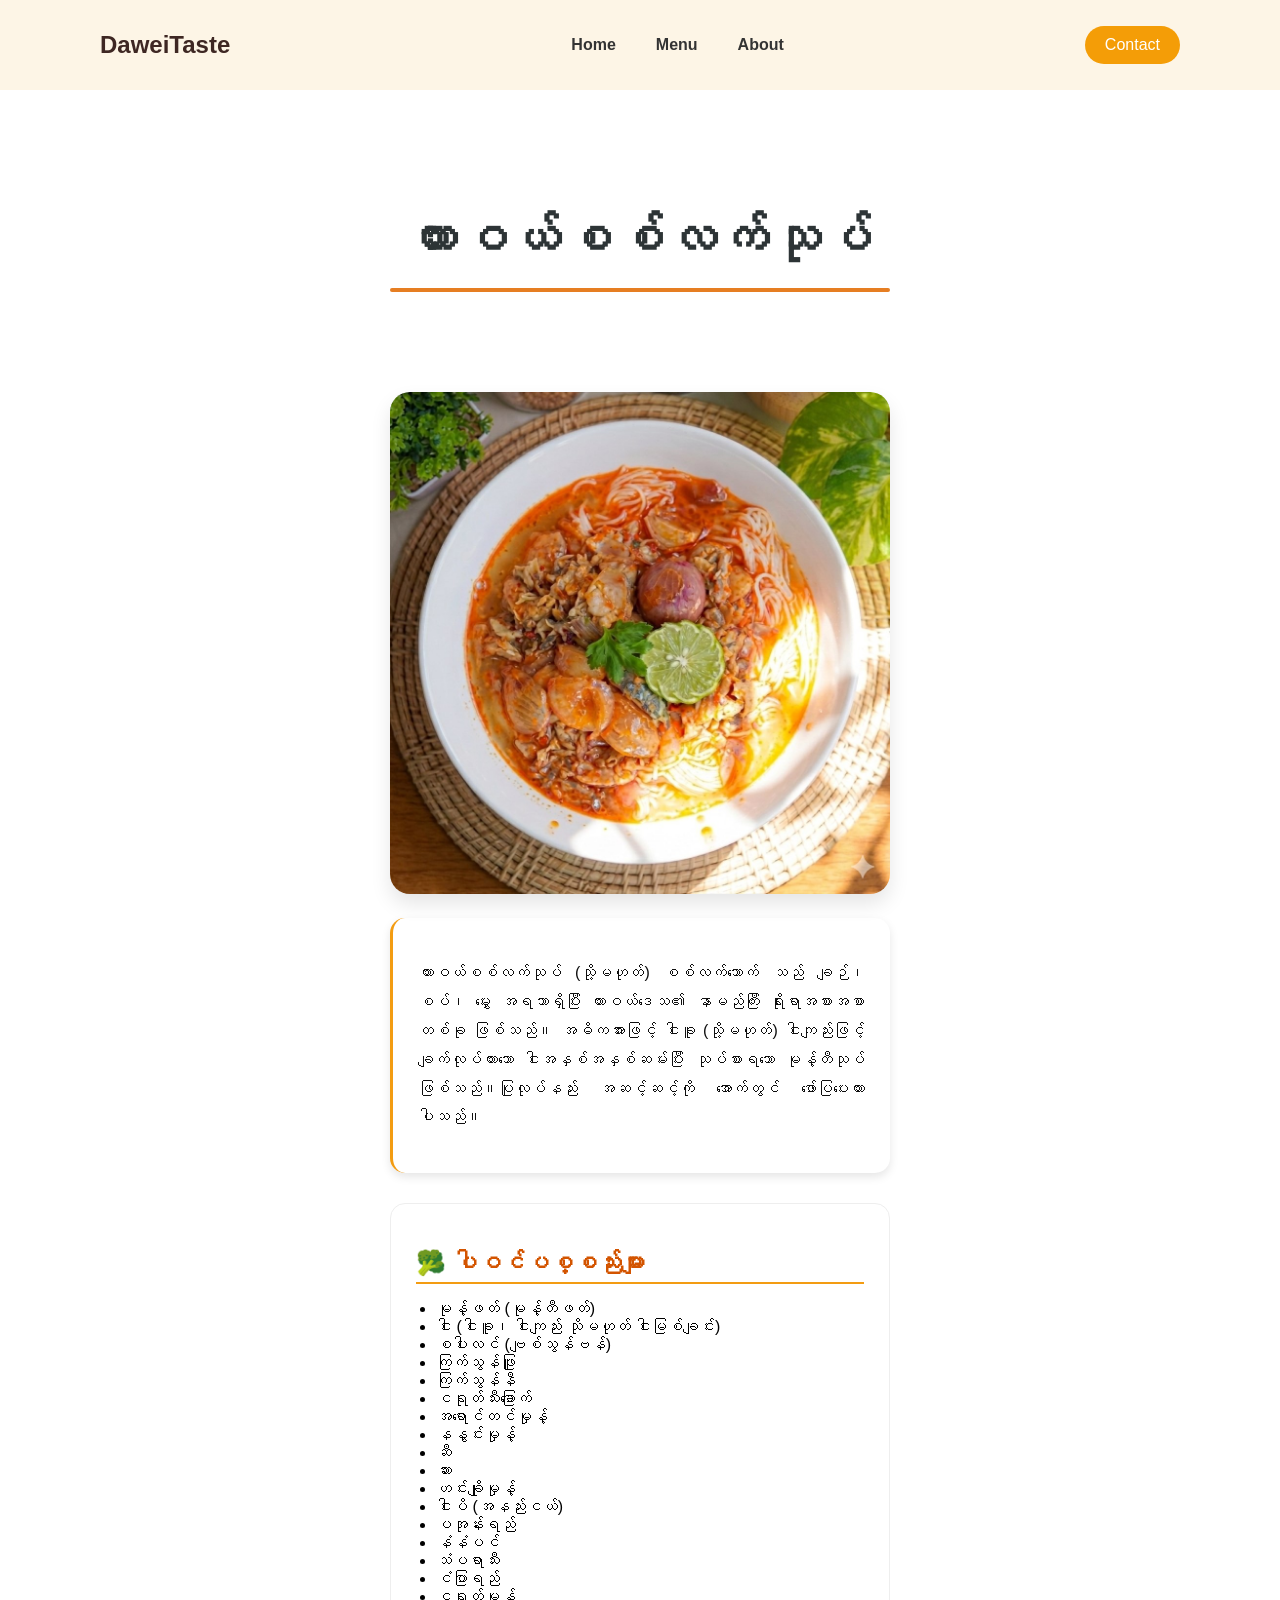
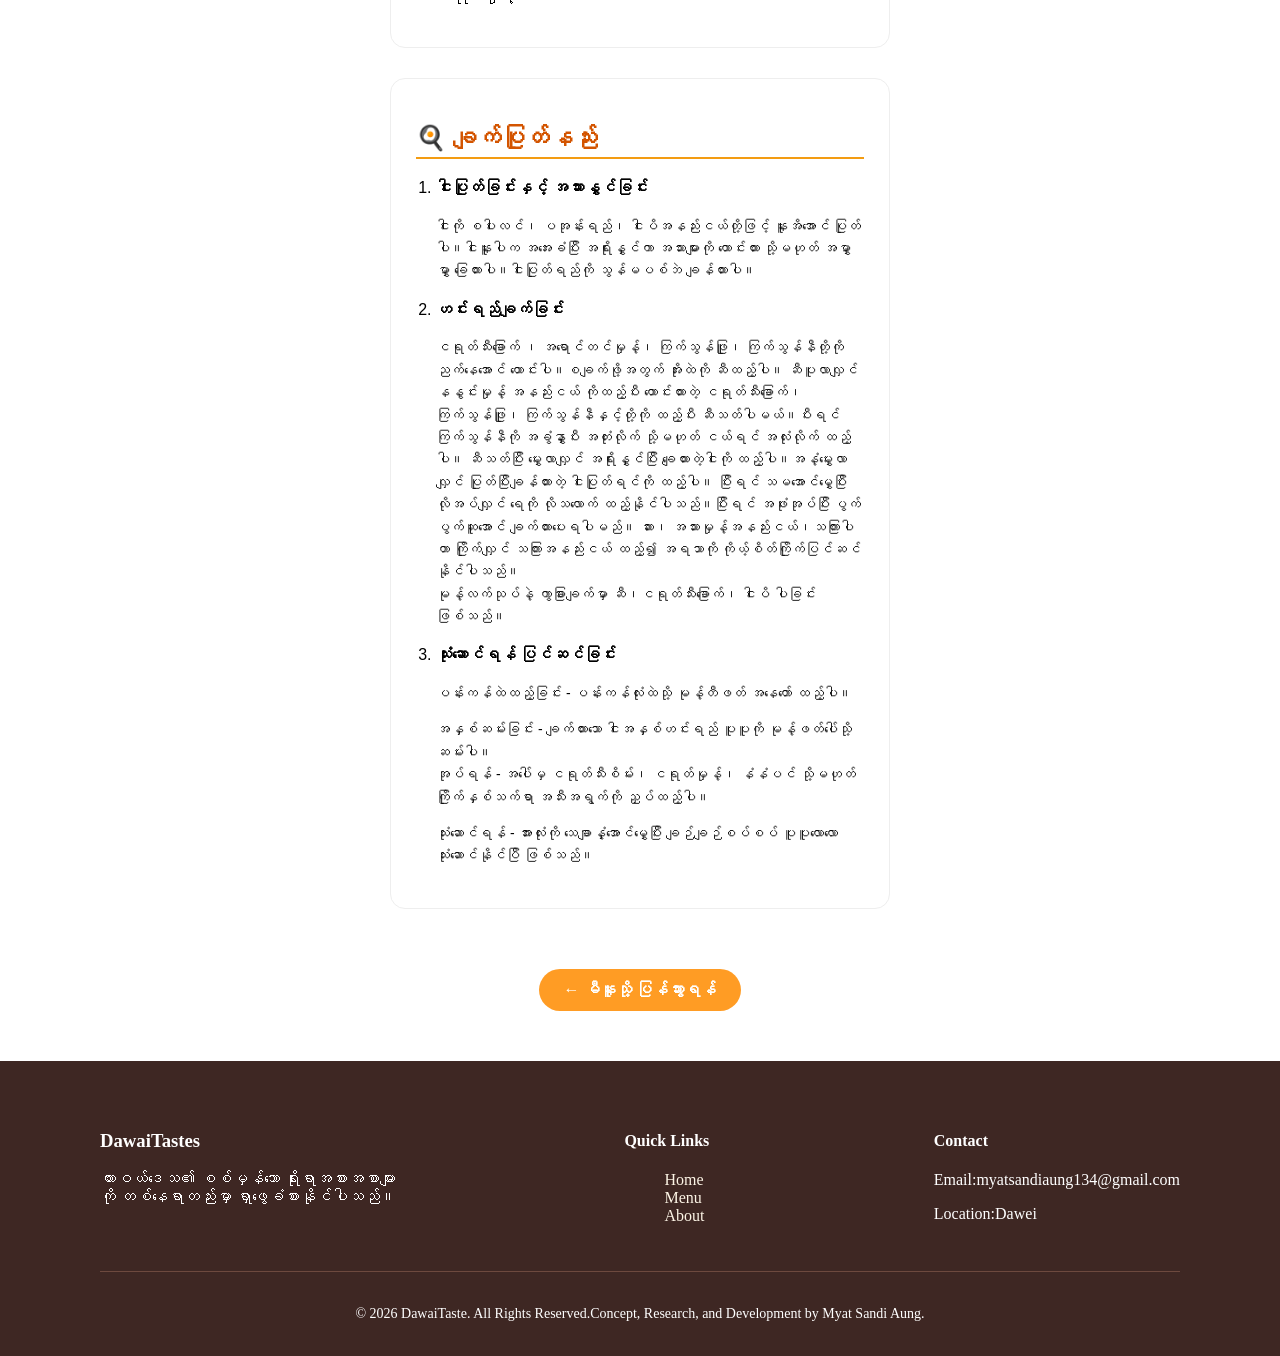
<file: recipe5.html>
<!DOCTYPE html>
<html lang="my">
<head>
    <meta charset="UTF-8">
    <meta name="viewport" content="width=device-width, initial-scale=1.0">
    <meta http-equiv="X-UA-Compatible" content="ie=edge">
    <meta name="description" content="DaweiTastes သည် ထားဝယ်ဒေသ၏ စစ်မှန်သော ရိုးရာအစားအစာများကို တစ်နေရာတည်းမှာ ရှာဖွေခံစားနိုင်ပါသည်။ ထားဝယ်မြို့ရဲ့ ထူးခြားသော ရိုးရာအစားအစာများ၊ စစ်မှန်သော အရသာများနှင့် အတူ ထားဝယ်ရိုးရာ အစားအစာလောကထဲသို့ အလည်တစ်ခေါက် ကြွလှမ်းခဲ့ဖို့ ဖိတ်ခေါ်ပါတယ်နော်">
    <title>ထားဝယ်စစ်လက်သုပ်ချက်နည်း | DaweiTaste</title>
    <link rel="stylesheet" href="style.css">
</head>
<body>

    <nav class="navbar">
        <div class="logo">DaweiTaste</div>
        <ul class="nav-links">
            <li><a href="index.html">Home</a></li>
            <li><a href="menu.html">Menu</a></li>
            <li><a href="about.html">About</a></li>
        </ul>
        <a href="contact.html" class="contact-btn">Contact</a>
    </nav>

    <div class="recipe-container">
        <h1 class="recipe-title">ထားဝယ်စစ်လက်သုပ်</h1>
        
        <div class="recipe-image">
            <img src="image/food5.jpg" alt="Recipe Image">
        </div>

        <section class="recipe-intro">
            <p>
              ထားဝယ်စစ်လက်သုပ် (သို့မဟုတ်) စစ်လက်သောက် သည် ချဉ်၊ စပ်၊ မွှေး အရသာရှိပြီး ထားဝယ်ဒေသ၏ နာမည်ကြီး ရိုးရာအစားအစာတစ်ခု ဖြစ်သည်။ 
              အဓိကအားဖြင့် ငါးခူ (သို့မဟုတ်) ငါးကျည်းဖြင့် ချက်လုပ်ထားသော ငါးအနှစ်အနှစ်ဆမ်းပြီး သုပ်စားရသော မုန့်တီသုပ် ဖြစ်သည်။ပြုလုပ်နည်း အဆင့်ဆင့်ကို အောက်တွင် 
              ဖော်ပြပေးထားပါသည်။ 
            </p>
        </section>

        <section class="recipe-section">
            <h2 class="section-title">🥦 ပါဝင်ပစ္စည်းများ</h2>
            <ul class="ingredients-list">
                <li>မုန့်ဖတ် (မုန့်တီဖတ်)</li>
                <li>ငါး (ငါးခူ၊ ငါးကျည်း သိုမဟုတ် ငါးမြစ်ချင်း)</li>
                <li>စပါးလင် (ဗျစ်သွန်ဗန်)</li>
                <li>ကြက်သွန်ဖြူ </li>
                <li>ကြက်သွန်နီ</li>
                <li>ငရုတ်သီးခြောက်</li>
                <li>အရောင်တင်မှုန့်</li>
                <li>နနွင်းမှုန့်</li>
                <li>ဆီ</li>
                <li>ဆား</li>
                <li>ဟင်းချိုမှုန့်</li>
                <li>ငါးပိ (အနည်းငယ်)</li>
                <li>ပအုန်းရည်</li>
                <li>နံနံပင်</li>
                <li>သံပရာသီး</li>
                <li>ငံပြာရည်</li>
                <li>ငရုတ်မှုန့်</li>
            </ul>
        </section>

        <section class="recipe-section">
            <h2 class="section-title">🍳 ချက်ပြုတ်နည်း</h2>
            <ol class="steps-list">
                <li> 
                   <h4>ငါးပြုတ်ခြင်းနှင့် အသားနွှင်ခြင်း</h4> 
                    <p>
                    ငါးကို စပါးလင်၊ ပအုန်းရည်၊ ငါးပိအနည်းငယ်တို့ဖြင့် နူးအိအောင် ပြုတ်ပါ။ငါးနူးပါက အအေးခံပြီး အရိုးနွှင်ကာ အသားများကို ထောင်းထား သို့မဟုတ် အမွှာမွှာ
                     ခြေထားပါ။ငါးပြုတ်ရည်ကို သွန်မပစ်ဘဲ ချန်ထားပါ။
                    </p>
                </li>
                <li> 
                   <h4> ဟင်းရည်ချက်ခြင်း</h4>     
                    <p>
                    ငရုတ်သီးခြောက် ၊ အရောင်တင်မှုန့်၊ ကြက်သွန်ဖြူ၊ ကြက်သွန်နီတို့ကို ညက်နေအောင် ထောင်းပါ။စချက်ဖို့အတွက် အိုးထဲကို ဆီထည့်ပါ။ ဆီပူလာလျှင် နနွင်းမှုန့် 
                    အနည်းငယ် ကိုထည့်ပီး ထောင်းထားတဲ့ ငရုတ်သီး​ခြောက်၊ ကြက်သွန်ဖြူ၊ ကြက်သွန်နီနှင့်တို့ကို ထည့်ပီး ဆီသတ်ပါမယ်။ပီးရင် ကြက်သွန်နီကို အခွံနွှာပီး အတုံးလိုက်
                     သို့မဟုတ် ငယ်ရင် အလုံးလိုက် ထည့်ပါ။ ဆီသတ်ပြီး မွှေးလာလျှင် အရိုးနွှင်ပြီး ချေထားတဲ့ငါးကို ထည့်ပါ။အနံ့မွှေးလာလျှင် ပြုတ်ပြီးချန်ထားတဲ့ ငါးပြုတ်ရင်ကို ထည့်ပါ။ 
                     ပြီးရင် သမအောင်မွှေပြီး လိုအပ်လျှင် ရေကို လိုသလောက် ထည့်နိုင်ပါသည်။ပြီးရင် အဖုံးအုပ်ပြီး ပွက်ပွက်ဆူအောင် ချက်ထားပေးရပါမည်။
                     ဆား၊ အသားမှုန့်အနည်းငယ်၊သကြားပါတာ ကြိုက်လျှင် သကြားအနည်းငယ် ထည့်၍ အရသာကို ကိုယ့်စိတ်ကြိုက်ပြင်ဆင်နိုင်ပါသည်။<br>မုန့်လက်သုပ်နဲ့ ကွာခြားချက်မှာ
                      ဆီ၊ငရုတ်သီးခြောက်၊ ငါးပိ ပါခြင်းဖြစ်သည်။
                    </p>
                </li>

                <li>
                    <h4>သုံးဆောင်ရန် ပြင်ဆင်ခြင်း</h4> 
                    <p>
                        ပန်းကန်ထဲထည့်ခြင်း - ပန်းကန်လုံးထဲသို့ မုန့်တီဖတ် အနေတော် ထည့်ပါ။
                    </p>
                    <p>
                      အနှစ်ဆမ်းခြင်း - ချက်ထားသော ငါးအနှစ်ဟင်းရည် ပူပူကို မုန့်ဖတ်ပေါ်သို့ ဆမ်းပါ။<br>အုပ်ရန် - အပေါ်မှ ငရုတ်သီးစိမ်း၊ ငရုတ်မှုန့်၊ နံနံပင် သို့မဟုတ်
                       ​ကြိုက်နှစ်သက်ရာ အသီးအရွက်ကို ညှပ်ထည့်ပါ။
                    </p>
                    <p>
                      သုံးဆောင်ရန် - အားလုံးကို သေချာနှံ့အောင်မွှေပြီး ချဉ်ချဉ်စပ်စပ် ပူပူလောလော သုံးဆောင်နိုင်ပြီ ဖြစ်သည်။
                    </p>
                </li>
                
            </ol>
        </section>
    </div>

    <div class="back-button-container">
        <a href="menu.html" class="back-btn">← မီနူးသို့ ပြန်သွားရန်</a>
    </div>

    <footer class="footer">
         <div class="footer-content">
        <div class="footer-logo">
            <h3>DawaiTastes</h3>
            <p>ထားဝယ်ဒေသ၏ စစ်မှန်သော ရိုးရာအစားအစာများကို တစ်နေရာတည်းမှာ ရှာဖွေခံစားနိုင်ပါသည်။</p>
        </div>
        <div class="footer-links">
            <h4>Quick Links</h4>
            <ul>
                <li><a href="index.html">Home</a></li>
                <li><a href="menu.html">Menu</a></li>
                <li><a href="about.html">About</a></li>
            </ul>
        </div>
        <div class="footer-contact">
            <h4>Contact</h4>
            <p>Email:myatsandiaung134@gmail.com</p>
            <p>Location:Dawei</p>
        </div>
    </div>
    <div class="footer-bottom">
        <p>&copy; 2026 DawaiTaste. All Rights Reserved.Concept, Research, and Development by Myat Sandi Aung.</p>
    </div>
    </footer>

</body>
</html>
</file>
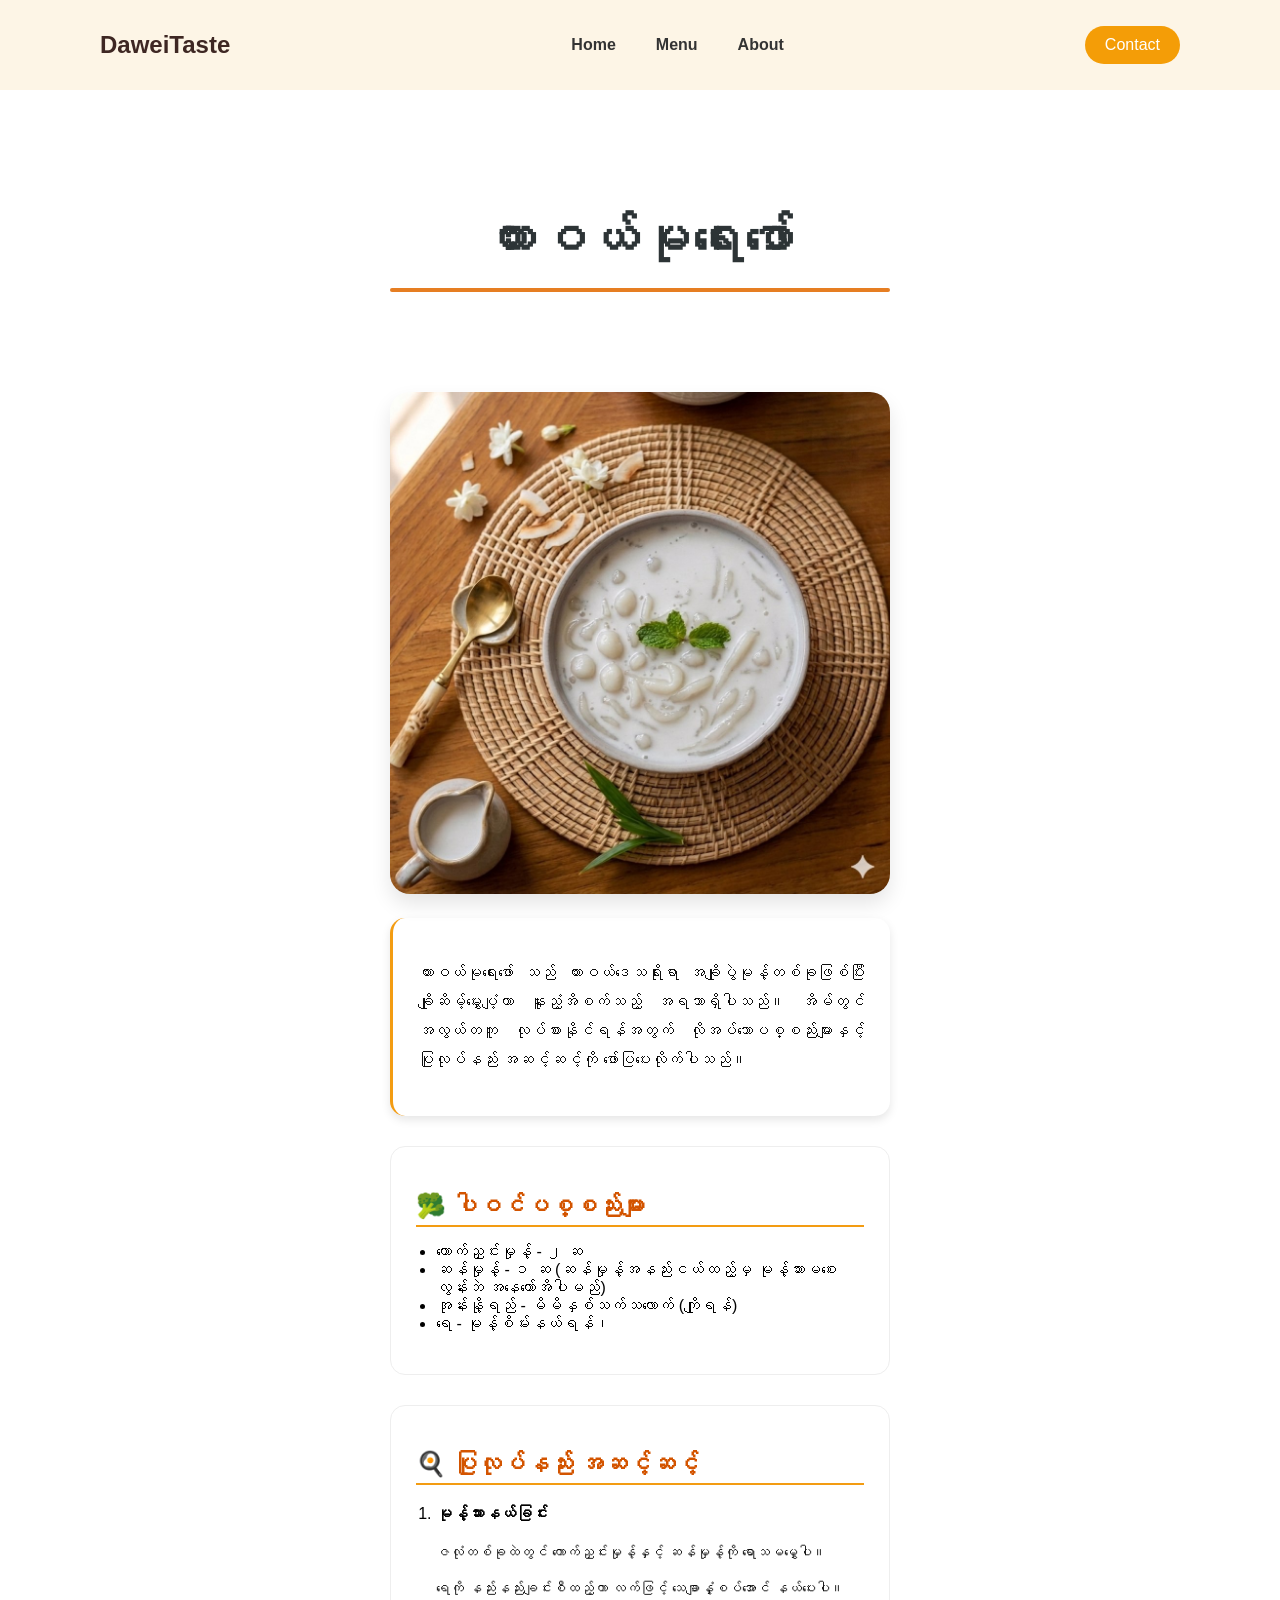
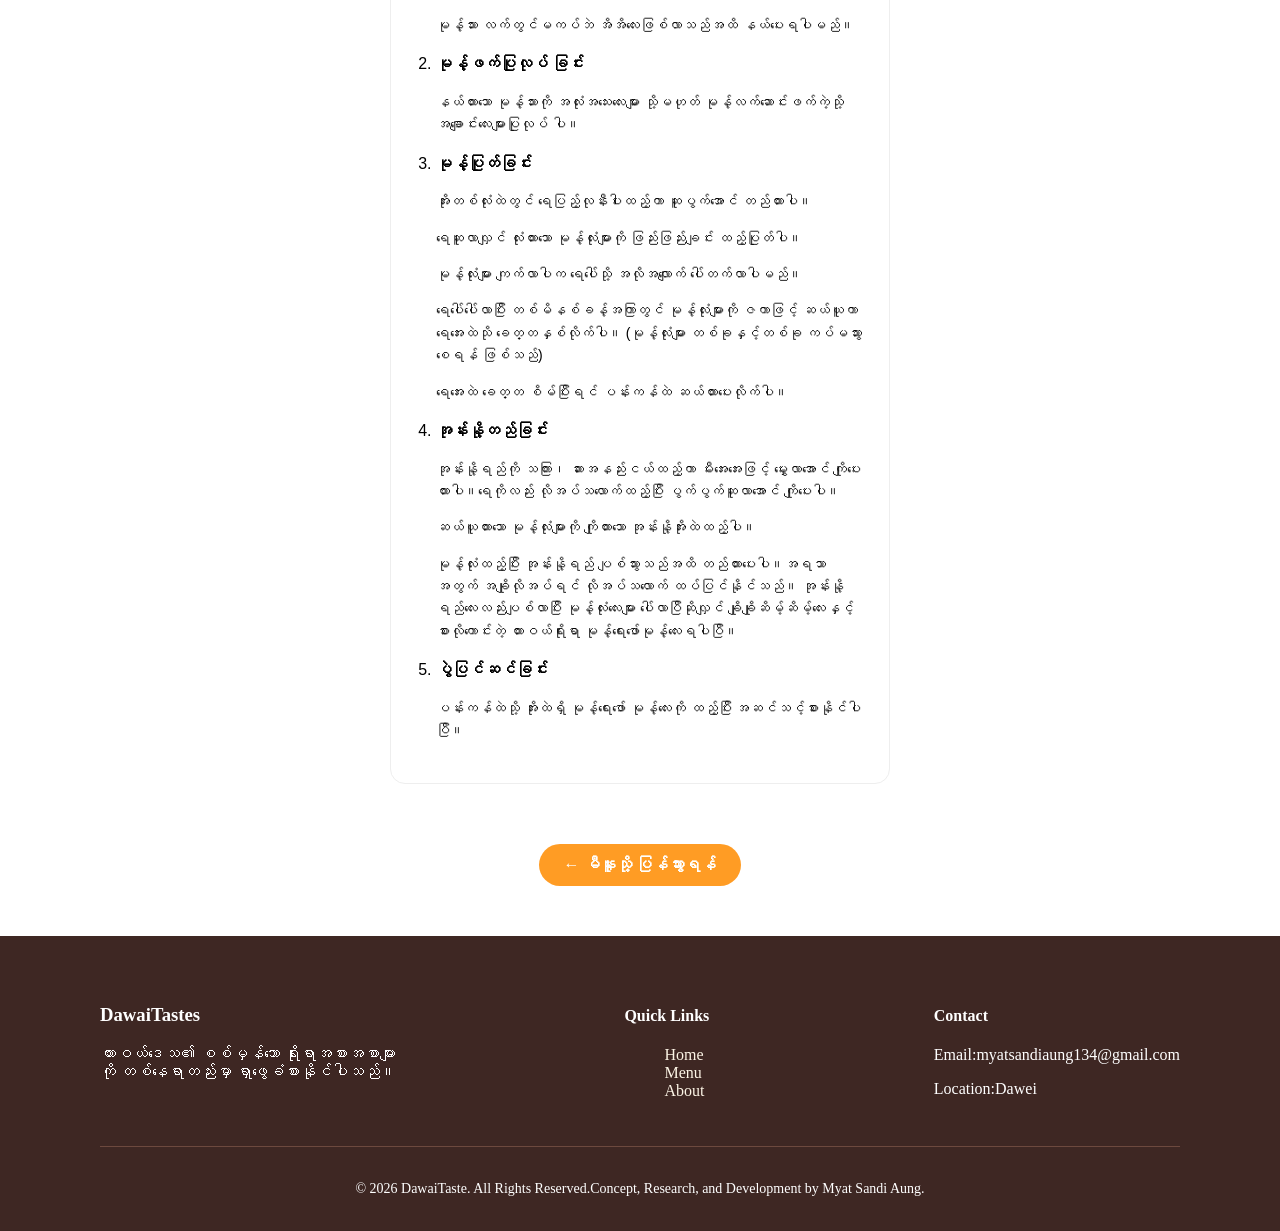
<file: recipe6.html>
<!DOCTYPE html>
<html lang="my">
<head>
    <meta charset="UTF-8">
    <meta name="viewport" content="width=device-width, initial-scale=1.0">
    <meta http-equiv="X-UA-Compatible" content="ie=edge">
    <meta name="description" content="DaweiTastes သည် ထားဝယ်ဒေသ၏ စစ်မှန်သော ရိုးရာအစားအစာများကို တစ်နေရာတည်းမှာ ရှာဖွေခံစားနိုင်ပါသည်။ ထားဝယ်မြို့ရဲ့ ထူးခြားသော ရိုးရာအစားအစာများ၊ စစ်မှန်သော အရသာများနှင့် အတူ ထားဝယ်ရိုးရာ အစားအစာလောကထဲသို့ အလည်တစ်ခေါက် ကြွလှမ်းခဲ့ဖို့ ဖိတ်ခေါ်ပါတယ်နော်">
    <title>ထားဝယ်မုရေးဖော်ပြုလုပ်နည်း | DaweiTaste</title>
    <link rel="stylesheet" href="style.css">
</head>
<body>

    <nav class="navbar">
        <div class="logo">DaweiTaste</div>
        <ul class="nav-links">
            <li><a href="index.html">Home</a></li>
            <li><a href="menu.html">Menu</a></li>
            <li><a href="about.html">About</a></li>
        </ul>
        <a href="contact.html" class="contact-btn">Contact</a>
    </nav>

    <div class="recipe-container">
        <h1 class="recipe-title">ထားဝယ်မုရေးဖော်</h1>
        
        <div class="recipe-image">
            <img src="image/food6.jpg" alt="Recipe Image">
        </div>

        <section class="recipe-intro">
            <p>
              ထားဝယ်မုရေးဖော် သည် ထားဝယ်ဒေသရိုးရာ အချိုပွဲမုန့်တစ်ခုဖြစ်ပြီး ချိုဆိမ့်မွှေးပျံ့ကာ နူးညံ့အိစက်သည့် အရသာရှိပါသည်။ အိမ်တွင် အလွယ်တကူ လုပ်စားနိုင်ရန်အတွက် 
              လိုအပ်သောပစ္စည်းများနှင့် ပြုလုပ်နည်း အဆင့်ဆင့်ကို ဖော်ပြပေးလိုက်ပါသည်။ 
            </p>
        </section>

        <section class="recipe-section">
            <h2 class="section-title">🥦 ပါဝင်ပစ္စည်းများ</h2>
            <ul class="ingredients-list">
                <li>ကောက်ညှင်းမှုန့် - ၂ ဆ</li>
                <li>ဆန်မှုန့် - ၁ ဆ (ဆန်မှုန့်အနည်းငယ်ထည့်မှ မုန့်သားမစေးလွန်းဘဲ အနေတော်အိပါမည်)</li>
                <li>အုန်းနို့ရည် - မိမိနှစ်သက်သလောက် (ကျိုရန်)</li>
                <li>ရေ - မုန့်စိမ်းနယ်ရန်၊</li>
            </ul>
        </section>

        <section class="recipe-section">
            <h2 class="section-title">🍳 ပြုလုပ်နည်း အဆင့်ဆင့်</h2>
            <ol class="steps-list">
                <li> 
                   <h4>မုန့်သားနယ်ခြင်း</h4> 
                    <p>
                        ဇလုံတစ်ခုထဲတွင် ကောက်ညှင်းမှုန့်နှင့် ဆန်မှုန့်ကို ရောသမမွှေပါ။
                    </p>
                    <p>
                        ရေကို နည်းနည်းချင်းစီထည့်ကာ လက်ဖြင့် သေချာနှံ့စပ်အောင် နယ်ပေးပါ။ 
                    </p>
                    <p>
                         မုန့်သား လက်တွင်မကပ်ဘဲ အိအိလေးဖြစ်လာသည်အထိ နယ်ပေးရပါမည်။
                    </p>
                </li>
                <li>
                    <h4>မုန့်ဖက်ပြုလုပ် ခြင်း</h4> 
                    <p>
                        နယ်ထားသော မုန့်သားကို အလုံးအသေးလေးများ သို့မဟုတ် မုန့်လက်ဆောင်းဖက်ကဲ့သို့ အချောင်းလေးများပြုလုပ် ပါ။
                    </p>
                </li>
                <li>
                    <h4>မုန့်ပြုတ်ခြင်း</h4> 
                    <p>
                      အိုးတစ်လုံးထဲတွင် ရေပြည့်လုနီးပါးထည့်ကာ ဆူပွက်အောင် တည်ထားပါ။
                    </p>
                    <p>
                      ရေဆူလာလျှင် လုံးထားသော မုန့်လုံးများကို ဖြည်းဖြည်းချင်း ထည့်ပြုတ်ပါ။
                    </p>
                    <p>
                      မုန့်လုံးများ ကျက်လာပါက ရေပေါ်သို့ အလိုအလျောက် ပေါ်တက်လာပါမည်။
                    </p>
                    <p>
                       ရေပေါ်ပေါ်လာပြီး တစ်မိနစ်ခန့်အကြာတွင် မုန့်လုံးများကို ဇကာဖြင့် ဆယ်ယူကာ ရေအေးထဲသို ခေတ္တနှစ်လိုက်ပါ။ 
                       (မုန့်လုံးများ တစ်ခုနှင့်တစ်ခု ကပ်မသွားစေရန် ဖြစ်သည်)
                    </p>
                    <p>
                      ရေအေးထဲ ခေတ္တ စိမ်ပြီးရင် ပန်းကန်ထဲ ဆယ်ထားပေးလိုက်ပါ။
                    </p>
                </li>

                <li>
                    <h4> အုန်းနို့တည်ခြင်း</h4> 
                    <p>
                      အုန်းနို့ရည်ကို သကြား၊ ဆားအနည်းငယ်ထည့်ကာ မီးအေးအေးဖြင့် မွှေးလာအောင် ကျိုပေးထားပါ။ရေကိုလည်း လိုအပ်သလောက်ထည့်ပြီး ပွက်ပွက်ဆူလာအောင် 
                      ကျိုပေးပါ။
                    </p>
                    <p>
                      ဆယ်ယူထားသော မုန့်လုံးများကို ကျိုထားသော အုန်းနို့အိုးထဲထည့်ပါ။
                    </p>
                    <p>
                      မုန့်လုံးထည့်ပြီး အုန်းနို့ရည် ပျစ်သွားသည်အထိ တည်ထားပေးပါ။အရသာအတွက် အချိုလိုအပ်ရင် လိုအပ်သလောက် ထပ်ပြင်နိုင်သည်။
                       အုန်းနို့ရည်လေးလည်းပျစ်လာပြီး မုန့်လုံးလေးများ ပေါ်လာပြီဆိုလျှင် ချိုချိုဆိမ့်ဆိမ့်လေးနှင့်စားလိုကောင်းတဲ့ ထားဝယ်ရိုးရာ မုန့်ရေးဖော်မုန့်လေးရပါပြီ။
                    </p>
                </li>

                <li>
                    <h4> ပွဲပြင်ဆင်ခြင်း</h4> 
                    <p>
                      ပန်းကန်ထဲသို့ အိုးထဲရှိ မုန့်ရေးဖော် မုန့်လေးကို ထည့်ပြီး အဆင်သင့်စားနိုင်ပါပြီ။
                    </p>
                </li>
                
            </ol>
        </section>
    </div>

    <div class="back-button-container">
        <a href="menu.html" class="back-btn">← မီနူးသို့ ပြန်သွားရန်</a>
    </div>

    <footer class="footer">
         <div class="footer-content">
        <div class="footer-logo">
            <h3>DawaiTastes</h3>
            <p>ထားဝယ်ဒေသ၏ စစ်မှန်သော ရိုးရာအစားအစာများကို တစ်နေရာတည်းမှာ ရှာဖွေခံစားနိုင်ပါသည်။</p>
        </div>
        <div class="footer-links">
            <h4>Quick Links</h4>
            <ul>
                <li><a href="index.html">Home</a></li>
                <li><a href="menu.html">Menu</a></li>
                <li><a href="about.html">About</a></li>
            </ul>
        </div>
        <div class="footer-contact">
            <h4>Contact</h4>
            <p>Email:myatsandiaung134@gmail.com</p>
            <p>Location:Dawei</p>
        </div>
    </div>
    <div class="footer-bottom">
        <p>&copy; 2026 DawaiTaste. All Rights Reserved.Concept, Research, and Development by Myat Sandi Aung.</p>
    </div>
    </footer>

</body>
</html>
</file>
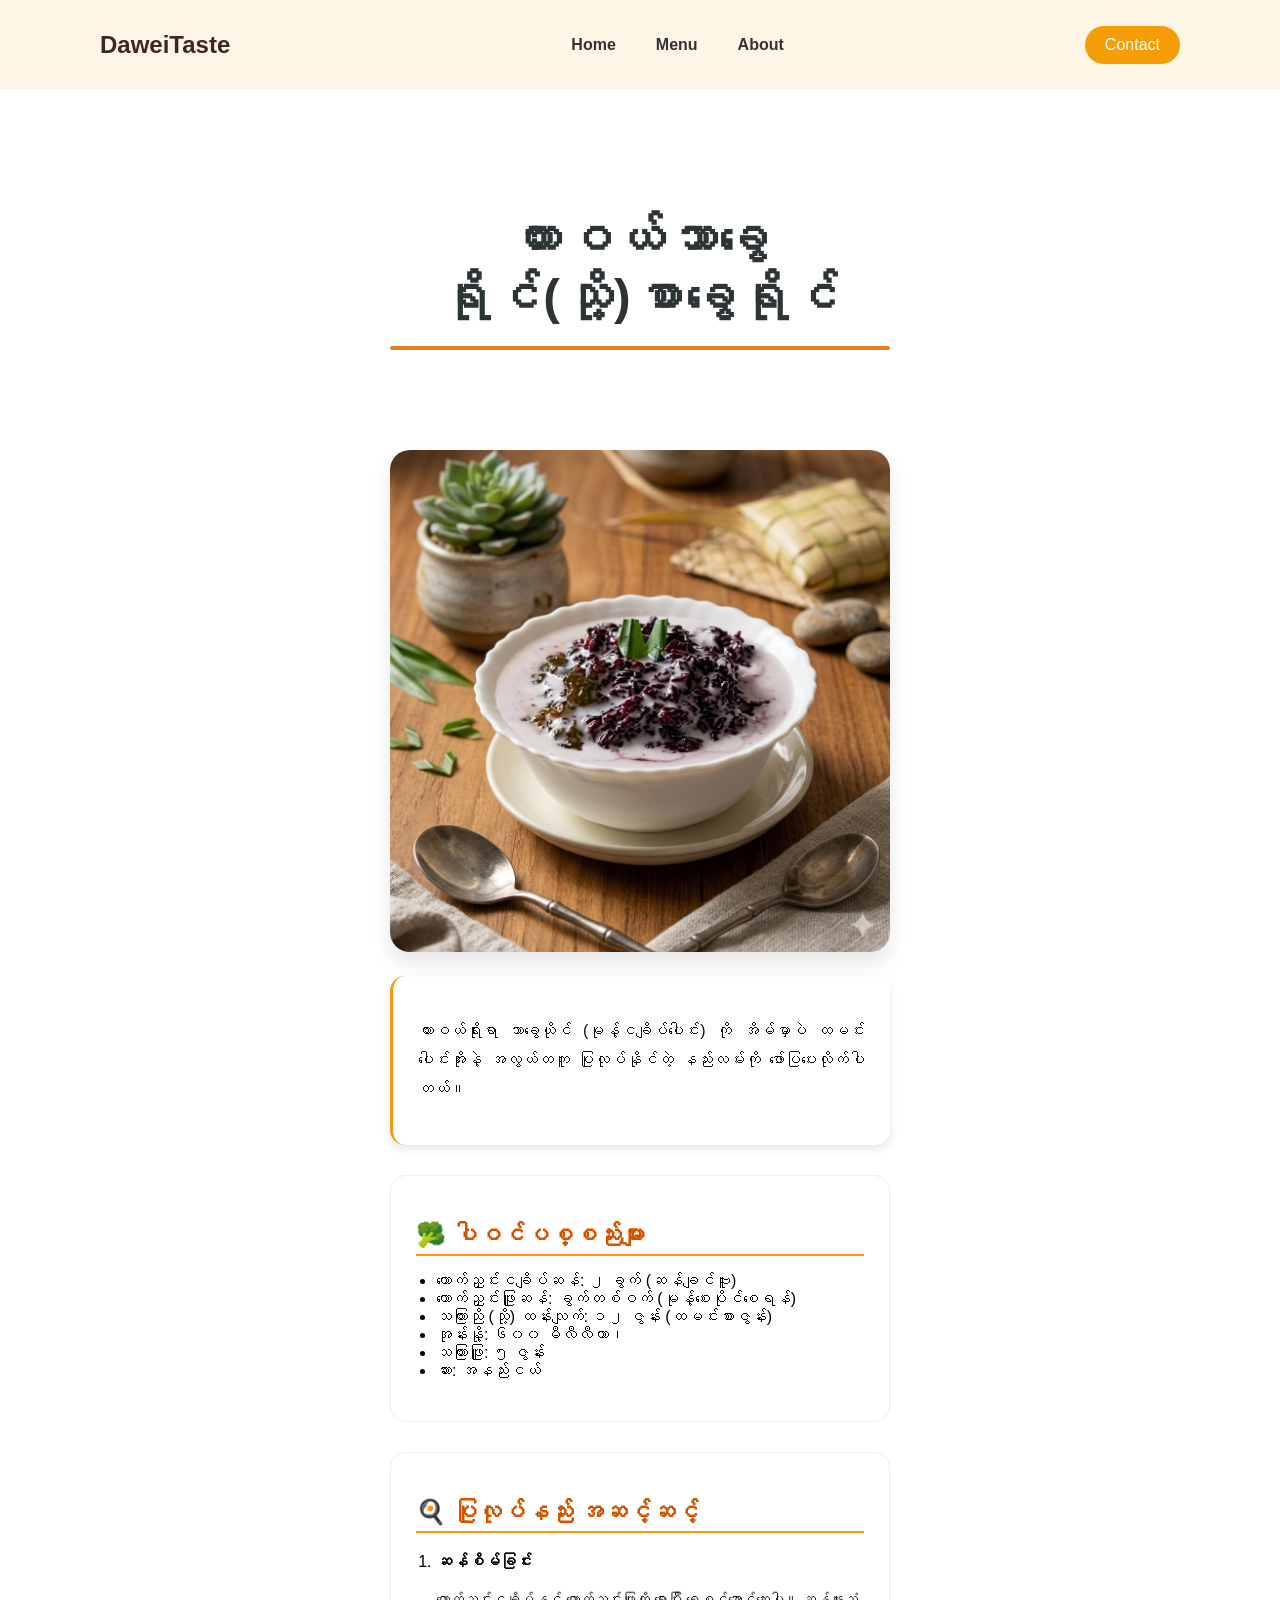
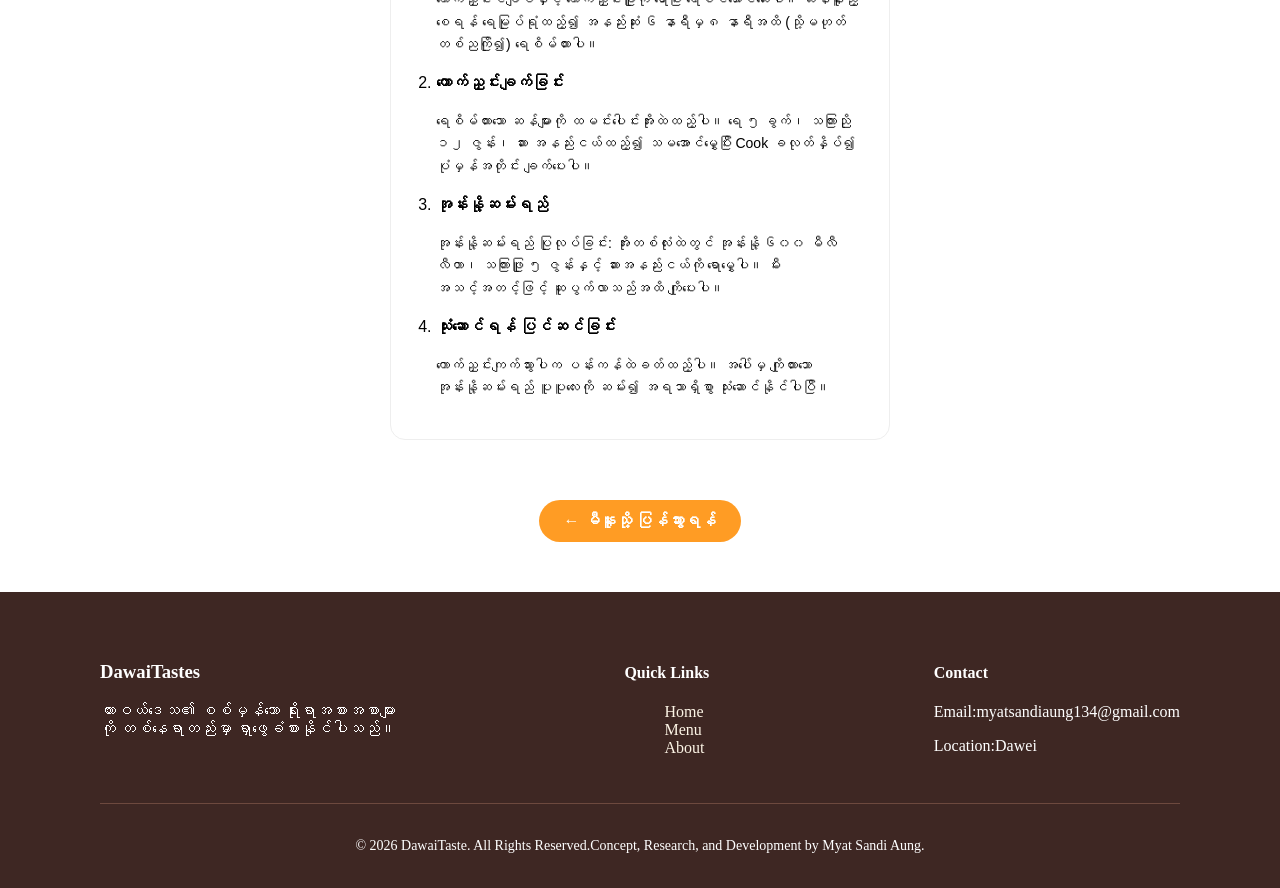
<file: recipe7.html>
<!DOCTYPE html>
<html lang="my">
<head>
    <meta charset="UTF-8">
    <meta name="viewport" content="width=device-width, initial-scale=1.0">
    <meta http-equiv="X-UA-Compatible" content="ie=edge">
    <meta name="description" content="DaweiTastes သည် ထားဝယ်ဒေသ၏ စစ်မှန်သော ရိုးရာအစားအစာများကို တစ်နေရာတည်းမှာ ရှာဖွေခံစားနိုင်ပါသည်။ ထားဝယ်မြို့ရဲ့ ထူးခြားသော ရိုးရာအစားအစာများ၊ စစ်မှန်သော အရသာများနှင့် အတူ ထားဝယ်ရိုးရာ အစားအစာလောကထဲသို့ အလည်တစ်ခေါက် ကြွလှမ်းခဲ့ဖို့ ဖိတ်ခေါ်ပါတယ်နော်">
    <title>ထားဝယ်သာခွေရိုင်(သို့)စာခွေရိုင်ပြုလုပ်နည်း | DaweiTaste</title>
    <link rel="stylesheet" href="style.css">
</head>
<body>

    <nav class="navbar">
        <div class="logo">DaweiTaste</div>
        <ul class="nav-links">
            <li><a href="index.html">Home</a></li>
            <li><a href="menu.html">Menu</a></li>
            <li><a href="about.html">About</a></li>
        </ul>
        <a href="contact.html" class="contact-btn">Contact</a>
    </nav>

    <div class="recipe-container">
        <h1 class="recipe-title">ထားဝယ်သာခွေရိုင်(သို့)စာခွေရိုင်</h1>
        
        <div class="recipe-image">
            <img src="image/food7.jpg" alt="Recipe Image">
        </div>

        <section class="recipe-intro">
            <p>
              ထားဝယ်ရိုးရာ သာခွေယိုင် (မုန့်ငချိပ်ပေါင်း) ကို အိမ်မှာပဲ ထမင်းပေါင်းအိုးနဲ့ အလွယ်တကူ ပြုလုပ်နိုင်တဲ့ နည်းလမ်းကို ဖော်ပြပေးလိုက်ပါတယ်။ 
            </p>
        </section>

        <section class="recipe-section">
            <h2 class="section-title">🥦 ပါဝင်ပစ္စည်းများ</h2>
            <ul class="ingredients-list">
                <li>ကောက်ညှင်းငချိပ်ဆန်: ၂ ခွက် (ဆန်ချင်ဗူး)</li>
                <li>ကောက်ညှင်းဖြူဆန်: ခွက်တစ်ဝက် (မုန့်စေးပိုင်စေရန်)</li>
                <li>သကြားညို (သို့) ထန်းလျက်: ၁၂ ဇွန်း (ထမင်းစားဇွန်း)</li>
                <li>အုန်းနို့: ၆၀၀ မီလီလီတာ၊</li>
                <li>သကြားဖြူ: ၅ ဇွန်း</li>
                <li>ဆား: အနည်းငယ်</li>
            </ul>
        </section>

        <section class="recipe-section">
            <h2 class="section-title">🍳 ပြုလုပ်နည်း အဆင့်ဆင့်</h2>
            <ol class="steps-list">
                <li> 
                   <h4>ဆန်စိမ်ခြင်း</h4> 
                    <p>
                    ကောက်ညှင်းငချိပ်နှင့် ကောက်ညှင်းဖြူကို ရောပြီး ရေစင်အောင်ဆေးပါ။ ဆန်နူးညံ့စေရန် ရေမြုပ်ရုံထည့်၍ အနည်းဆုံး ၆ နာရီမှ ၈ နာရီအထိ (သို့မဟုတ် တစ်ညကြို၍)
                     ရေစိမ်ထားပါ။ 
                    </p>
                </li>
                
                <li>
                   <h4>ကောက်ညှင်းချက်ခြင်း</h4>  
                    <p>
                        ရေစိမ်ထားသော ဆန်များကို ထမင်းပေါင်းအိုးထဲထည့်ပါ။ ရေ ၅ ခွက်၊ သကြားညို ၁၂ ဇွန်း၊ ဆား အနည်းငယ်ထည့်၍ သမအောင်မွှေပြီး Cook ခလုတ်နှိပ်၍ 
                        ပုံမှန်အတိုင်း ချက်ပေးပါ။
                    </p>
                </li>

                <li>
                   <h4>အုန်းနို့ဆမ်းရည် </h4>  
                    <p>
                        အုန်းနို့ဆမ်းရည် ပြုလုပ်ခြင်း: အိုးတစ်လုံးထဲတွင် အုန်းနို့ ၆၀၀ မီလီလီတာ၊ သကြားဖြူ ၅ ဇွန်းနှင့် ဆားအနည်းငယ်ကို ရောမွှေပါ။ မီးအသင့်အတင့်ဖြင့် 
                        ဆူပွက်လာသည်အထိ ကျိုပေးပါ။
                    </p>
                </li>

                <li>
                    <h4>သုံးဆောင်ရန် ပြင်ဆင်ခြင်း</h4> 
                    <p>
                        ကောက်ညှင်းကျက်သွားပါက ပန်းကန်ထဲခတ်ထည့်ပါ။ အပေါ်မှ ကျိုထားသော အုန်းနို့ဆမ်းရည် ပူပူလေးကို ဆမ်း၍ အရသာရှိစွာ သုံးဆောင်နိုင်ပါပြီ။
                    </p>
                </li>
                
            </ol>
        </section>
    </div>

    <div class="back-button-container">
        <a href="menu.html" class="back-btn">← မီနူးသို့ ပြန်သွားရန်</a>
    </div>

    <footer class="footer">
         <div class="footer-content">
        <div class="footer-logo">
            <h3>DawaiTastes</h3>
            <p>ထားဝယ်ဒေသ၏ စစ်မှန်သော ရိုးရာအစားအစာများကို တစ်နေရာတည်းမှာ ရှာဖွေခံစားနိုင်ပါသည်။</p>
        </div>
        <div class="footer-links">
            <h4>Quick Links</h4>
            <ul>
                <li><a href="index.html">Home</a></li>
                <li><a href="menu.html">Menu</a></li>
                <li><a href="about.html">About</a></li>
            </ul>
        </div>
        <div class="footer-contact">
            <h4>Contact</h4>
            <p>Email:myatsandiaung134@gmail.com</p>
            <p>Location:Dawei</p>
        </div>
    </div>
    <div class="footer-bottom">
        <p>&copy; 2026 DawaiTaste. All Rights Reserved.Concept, Research, and Development by Myat Sandi Aung.</p>
    </div>
    </footer>

</body>
</html>
</file>
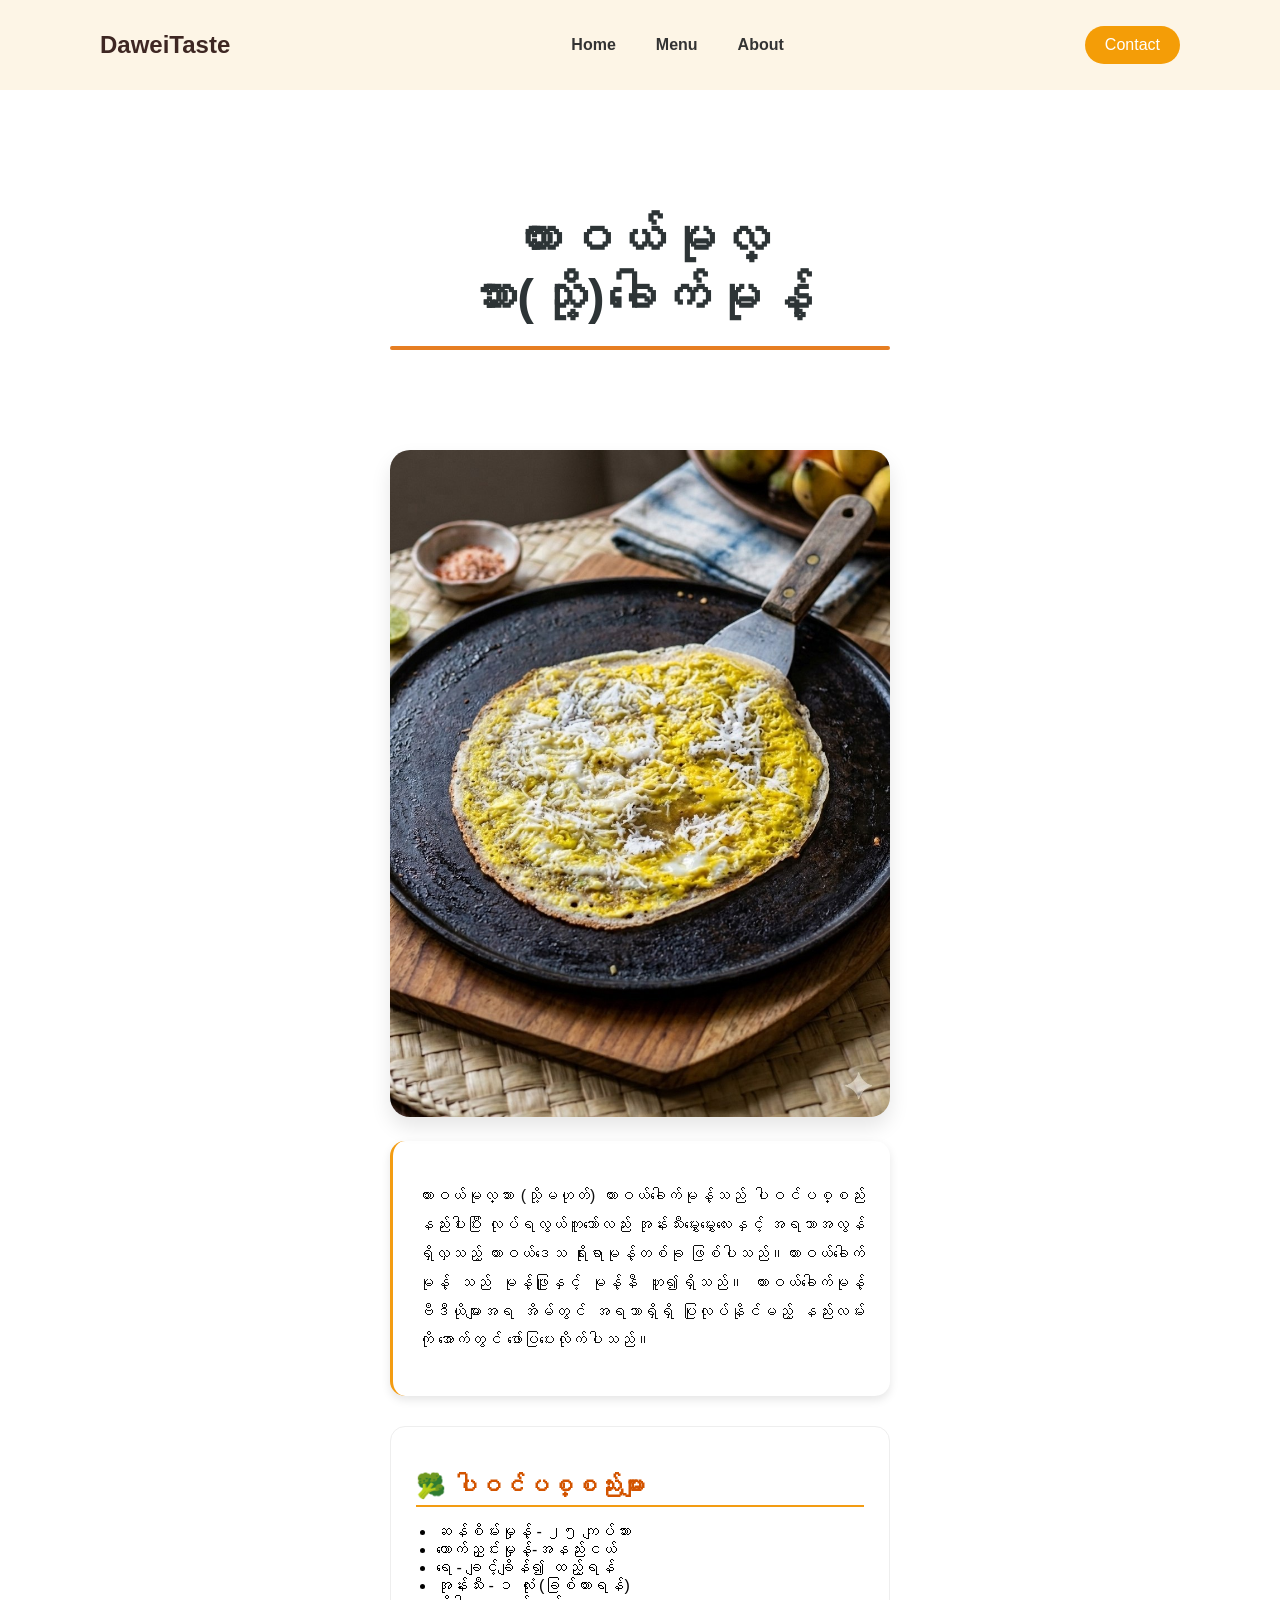
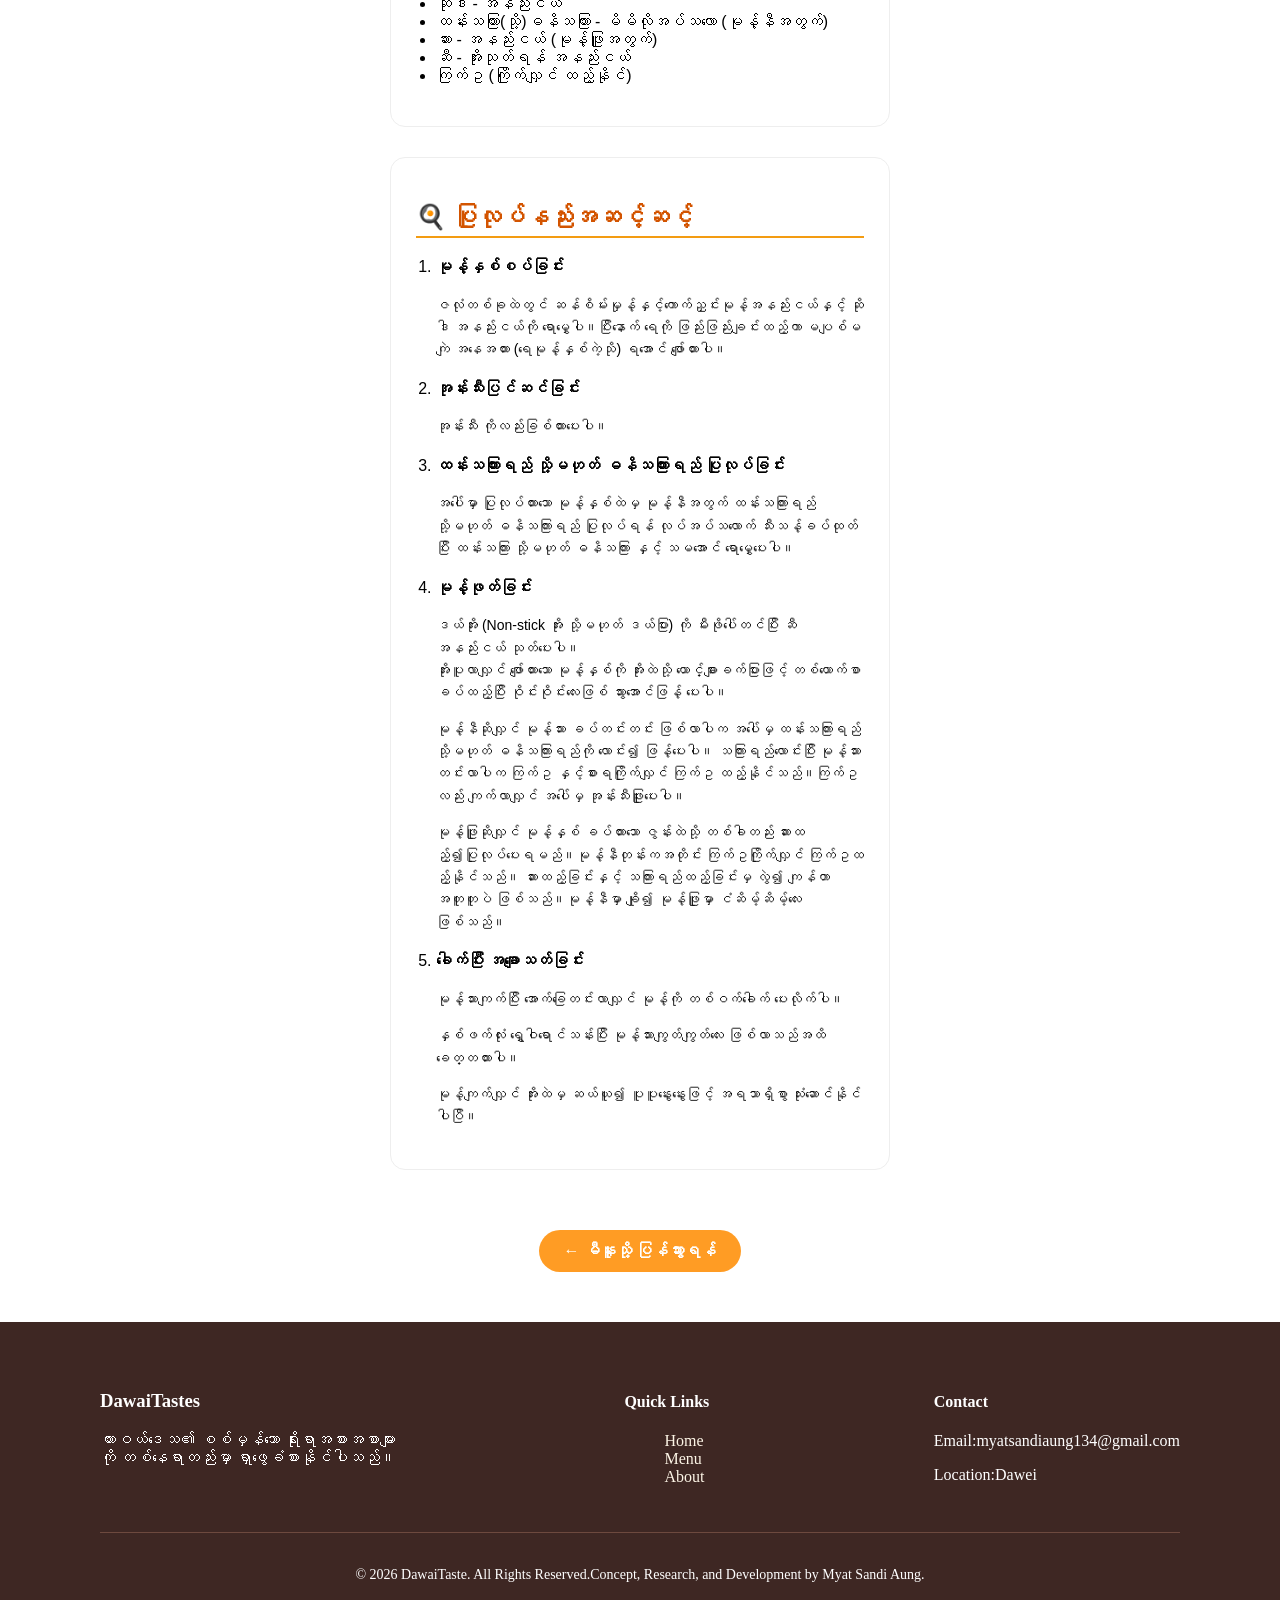
<file: recipe8.html>
<!DOCTYPE html>
<html lang="my">
<head>
    <meta charset="UTF-8">
    <meta name="viewport" content="width=device-width, initial-scale=1.0">
    <meta http-equiv="X-UA-Compatible" content="ie=edge">
    <meta name="description" content="DaweiTastes သည် ထားဝယ်ဒေသ၏ စစ်မှန်သော ရိုးရာအစားအစာများကို တစ်နေရာတည်းမှာ ရှာဖွေခံစားနိုင်ပါသည်။ ထားဝယ်မြို့ရဲ့ ထူးခြားသော ရိုးရာအစားအစာများ၊ စစ်မှန်သော အရသာများနှင့် အတူ ထားဝယ်ရိုးရာ အစားအစာလောကထဲသို့ အလည်တစ်ခေါက် ကြွလှမ်းခဲ့ဖို့ ဖိတ်ခေါ်ပါတယ်နော်">
    <title>ထားဝယ်မုလ္ဘား(သို့)ခေါက်မုန့်ပြုလုပ်နည်း | DaweiTaste</title>
    <link rel="stylesheet" href="style.css">
</head>
<body>

    <nav class="navbar">
        <div class="logo">DaweiTaste</div>
        <ul class="nav-links">
            <li><a href="index.html">Home</a></li>
            <li><a href="menu.html">Menu</a></li>
            <li><a href="about.html">About</a></li>
        </ul>
        <a href="contact.html" class="contact-btn">Contact</a>
    </nav>

    <div class="recipe-container">
        <h1 class="recipe-title">ထားဝယ်မုလ္ဘား(သို့)ခေါက်မုန့်</h1>
        
        <div class="recipe-image">
            <img src="image/food8.jpg" alt="Recipe Image">
        </div>

        <section class="recipe-intro">
            <p>
              ထားဝယ်မုလ္ဘား (သို့မဟုတ်) ထားဝယ်ခေါက်မုန့်သည် ပါဝင်ပစ္စည်းနည်းပါးပြီး လုပ်ရလွယ်ကူသော်လည်း အုန်းသီးမွှေးမွှေးလေးနှင့် အရသာအလွန်ရှိလှသည့် ထားဝယ်ဒေသ 
              ရိုးရာမုန့်တစ်ခု ဖြစ်ပါသည်။ထားဝယ်ခေါက်မုန့် သည် မုန့်ဖြူနှင့် မုန့်နီ ဟူ၍ရှိသည်။ ထားဝယ်ခေါက်မုန့် ဗီဒီယိုများအရ အိမ်တွင် အရသာရှိရှိ ပြုလုပ်နိုင်မည့် နည်းလမ်းကို 
              အောက်တွင် ဖော်ပြပေးလိုက်ပါသည်။
            </p>
        </section>

        <section class="recipe-section">
            <h2 class="section-title">🥦 ပါဝင်ပစ္စည်းများ</h2>
            <ul class="ingredients-list">
                <li>ဆန်စိမ်းမှုန့် - ၂၅ ကျပ်သား</li>
                <li>ကောက်ညှင်းမှုန့်-အနည်းငယ်</li>
                <li>ရေ - ချင့်ချိန်၍ ထည့်ရန်</li>
                <li>အုန်းသီး - ၁ လုံး (ခြစ်ထားရန်)</li>
                <li>ဆိုဒါ - အနည်းငယ်</li>
                <li>ထန်းသကြား(သို့)ဓနိသကြား - မိမိလိုအပ်သလော (မုန့်နီအတွက်)</li>
                <li>ဆား - အနည်းငယ် (မုန့်ဖြူအတွက်)</li>
                <li>ဆီ - အိုးသုတ်ရန် အနည်းငယ်</li>
                <li>ကြက်ဥ (ကြိုက်လျှင် ထည့်နိုင်)</li>
            </ul>
        </section>

        <section class="recipe-section">
            <h2 class="section-title">🍳 ပြုလုပ်နည်းအဆင့်ဆင့်</h2>
            <ol class="steps-list">
                <li> 
                   <h4>မုန့်နှစ်စပ်ခြင်း</h4> 
                    <p>
                        ဇလုံတစ်ခုထဲတွင် ဆန်စိမ်းမှုန့်နှင့်ကောက်ညှင်းမုန့်အနည်းငယ်နှင့် ဆိုဒါ အနည်းငယ်ကို ရောမွှေပါ။ပြီးနောက် ရေကို ဖြည်းဖြည်းချင်းထည့်ကာ မပျစ်မကျဲ 
                        အနေအထား (ရေမုန့်နှစ်ကဲ့သို) ရအောင် ဖျော်ထားပါ။
                    </p>
                </li>

                    <li> 
                    <h4>အုန်းသီးပြင်ဆင်ခြင်း</h4> 
                        <p>
                            အုန်းသီး ကိုလည်းခြစ်ထားပေးပါ။
                        </p>
                    </li>

                <li> 
                   <h4>ထန်းသကြားရည် သို့မဟုတ် ဓနိသကြားရည် ပြုလုပ်ခြင်း</h4> 
                    <p>
                        အပေါ်မှာ ပြုလုပ်ထားသော မုန့်နှစ်ထဲမှ မုန့်နီအတွက် ထန်းသကြားရည် သို့မဟုတ် ဓနိသ​ကြားရည် ပြုလုပ်ရန် လုပ်အပ်သလောက် သီးသန့်ခပ်ထုတ်ပြီး
                         ထန်းသကြား သို့မဟုတ် ဓနိသကြား နှင့် သမအောင် ရောမွှေပေးပါ။
                    </p>
                </li>

                    <li> 
                    <h4>မုန့်ဖုတ်ခြင်း</h4> 
                        <p>
                            ဒယ်အိုး (Non-stick အိုး သို့မဟုတ် ဒယ်ပြား) ကို မီးဖိုပေါ်တင်ပြီး ဆီအနည်းငယ် သုတ်ပေးပါ။<br>အိုးပူလာလျှင် ဖျော်ထားသော မုန့်နှစ်ကို
                            အိုးထဲသို့ ယောင်္ချားခက်ပြားဖြင့် တစ်ယောက်စာ ခပ်ထည့်ပြီး ဝိုင်းဝိုင်း​လေးဖြစ် သွားအောင်ဖြန့် ပေးပါ။
                        </p>
                        <p>
                            မုန့်နီဆိုလျှင် မုန့်သား ခပ်တင်းတင်း ဖြစ်လာပါက အပေါ်မှ ထန်းသကြားရည် သို့မဟုတ် ဓနိသကြားရည်ကို  လောင်း၍ ဖြန့်ပေးပါ။ သကြားရည်လောင်းပြီး 
                            မုန့်သားတင်းလာပါက ကြက်ဥ နှင့်စားရကြိုက်လျှင် ကြက်ဥ ထည့်နိုင်သည်။ကြက်ဥလည်း ကျက်လာလျှင် အပေါ်မှ အုန်းသီးဖြူးပေးပါ။
                        </p>
                        <p>
                            မုန့်ဖြူဆိုလျှင် မုန့်နှစ် ခပ်ထားသော ဇွန်းထဲသို့ တစ်ခါတည်း ဆားထည့်၍ပြုလုပ်ပေးရမည်။မုန့်နီတုန်းကအတိုင်း ကြက်ဥကြိုက်လျှင် ကြက်ဥထည့်နိုင်သည်။
                            ဆားထည့်ခြင်းနှင့် သကြားရည်ထည့်ခြင်းမှ လွဲ၍ ကျန်တာ အတူတူပဲ ဖြစ်သည်။မုန့်နီမှာ ချို၍ မုန့်ဖြူမှာ ငံဆိမ့်ဆိမ့်လေးဖြစ်သည်။
                        </p>
                    </li>


                <li>
                    <h4>ခေါက်ပြီး အချောသတ်ခြင်း</h4> 
                    <p>
                        မုန့်သားကျက်ပြီး အောက်ခြေတင်းလာလျှင် မုန့်ကို တစ်ဝက်ခေါက် ပေးလိုက်ပါ။
                    </p>
                    <p>
                      နှစ်ဖက်လုံး ရွှေဝါရောင်သန်းပြီး မုန့်သားကျွတ်ကျွတ်လေး ဖြစ်လာသည်အထိ ခေတ္တထားပါ။
                    </p>
                    <p>
                      မုန့်ကျက်လျှင် အိုးထဲမှ ဆယ်ယူ၍ ပူပူနွေးနွေးဖြင့် အရသာရှိစွာ သုံးဆောင်နိုင်ပါပြီ။
                    </p>
                </li>
                
            </ol>
        </section>
    </div>

    <div class="back-button-container">
        <a href="menu.html" class="back-btn">← မီနူးသို့ ပြန်သွားရန်</a>
    </div>

    <footer class="footer">
         <div class="footer-content">
        <div class="footer-logo">
            <h3>DawaiTastes</h3>
            <p>ထားဝယ်ဒေသ၏ စစ်မှန်သော ရိုးရာအစားအစာများကို တစ်နေရာတည်းမှာ ရှာဖွေခံစားနိုင်ပါသည်။</p>
        </div>
        <div class="footer-links">
            <h4>Quick Links</h4>
            <ul>
                <li><a href="index.html">Home</a></li>
                <li><a href="menu.html">Menu</a></li>
                <li><a href="about.html">About</a></li>
            </ul>
        </div>
        <div class="footer-contact">
            <h4>Contact</h4>
            <p>Email:myatsandiaung134@gmail.com</p>
            <p>Location:Dawei</p>
        </div>
    </div>
    <div class="footer-bottom">
        <p>&copy; 2026 DawaiTaste. All Rights Reserved.Concept, Research, and Development by Myat Sandi Aung.</p>
    </div>
    </footer>

</body>
</html>
</file>
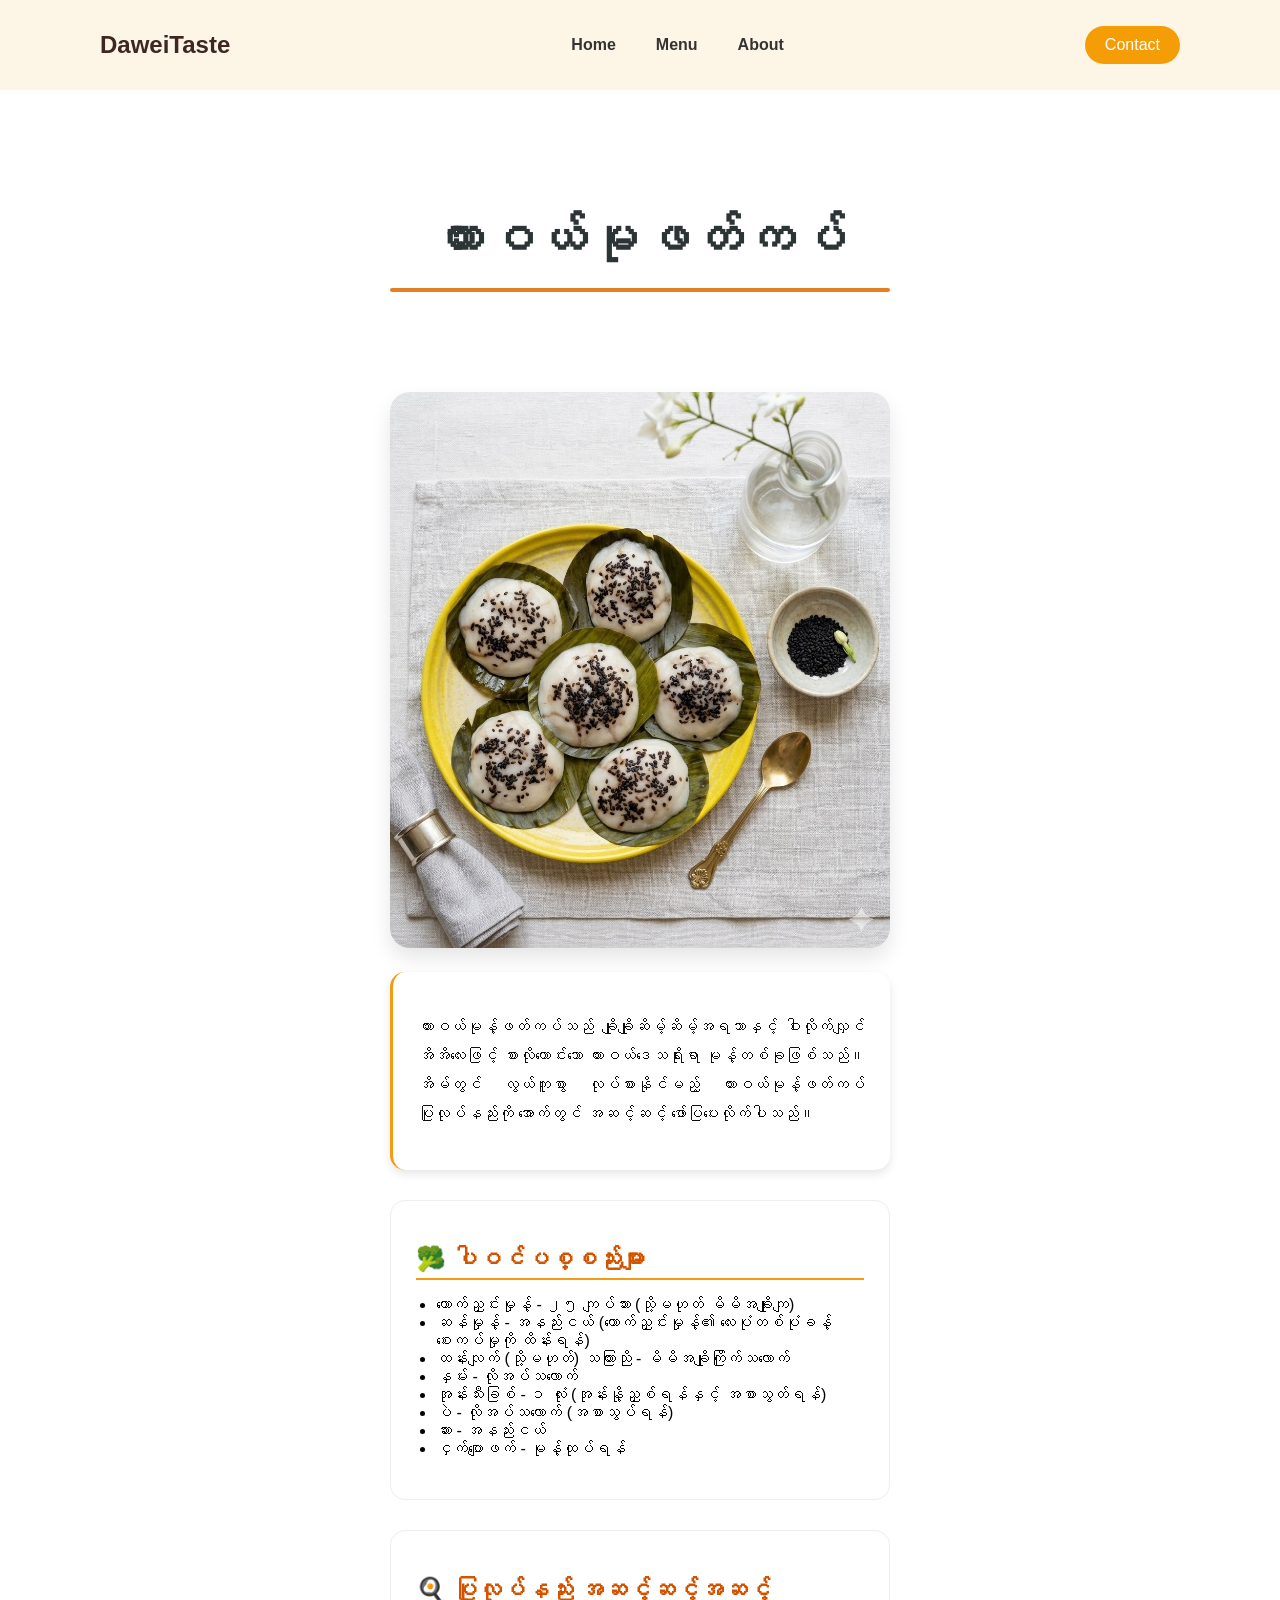
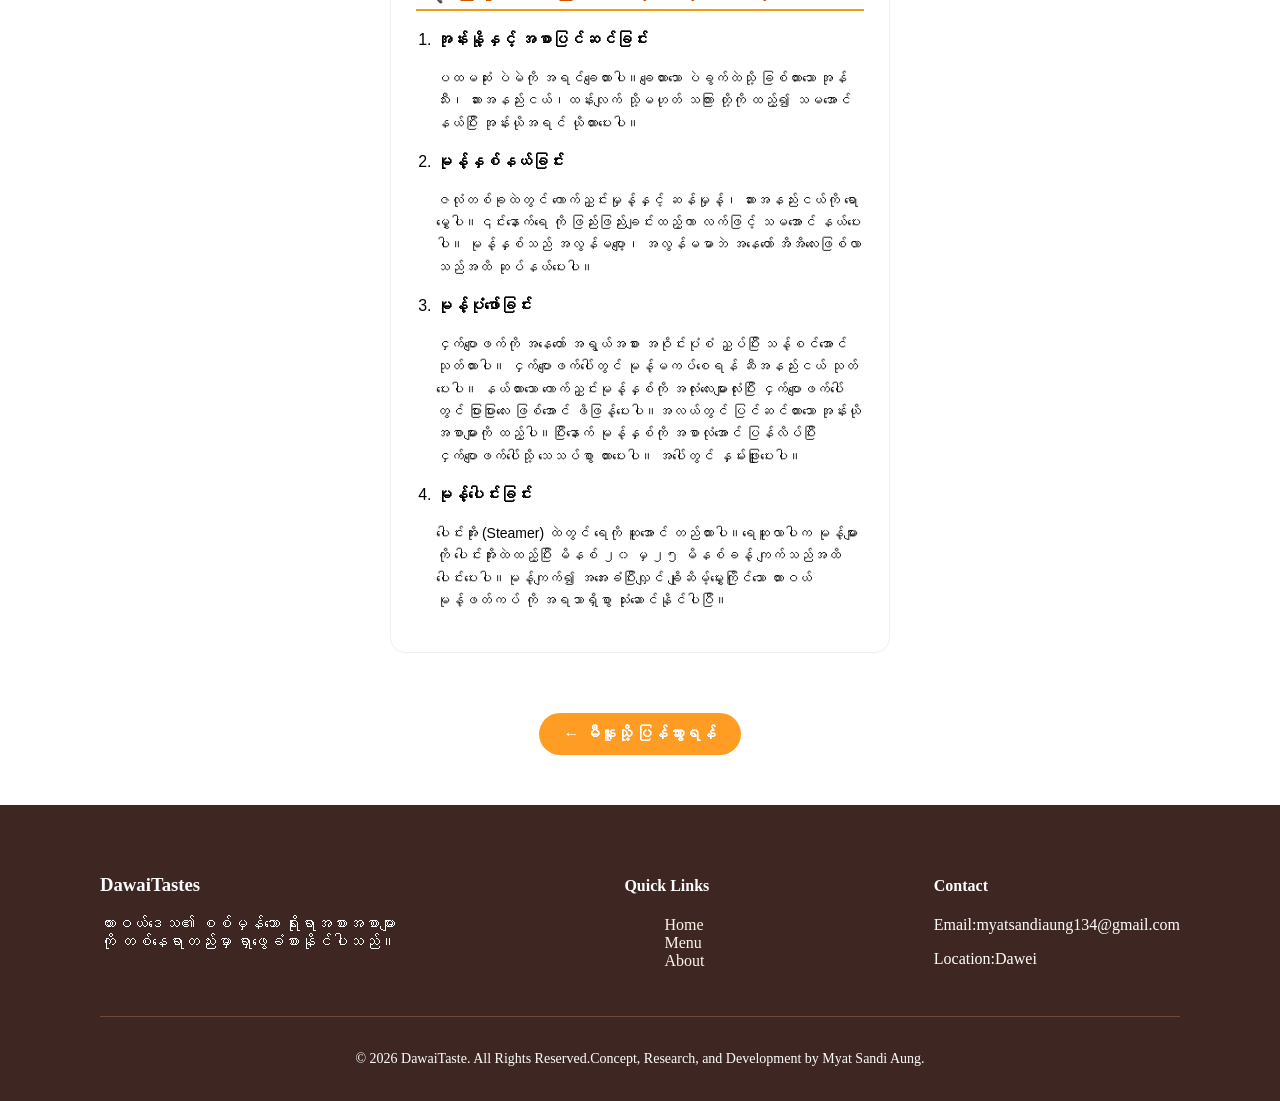
<file: recipe9.html>
<!DOCTYPE html>
<html lang="my">
<head>
    <meta charset="UTF-8">
    <meta name="viewport" content="width=device-width, initial-scale=1.0">
    <meta http-equiv="X-UA-Compatible" content="ie=edge">
    <meta name="description" content="DaweiTastes သည် ထားဝယ်ဒေသ၏ စစ်မှန်သော ရိုးရာအစားအစာများကို တစ်နေရာတည်းမှာ ရှာဖွေခံစားနိုင်ပါသည်။ ထားဝယ်မြို့ရဲ့ ထူးခြားသော ရိုးရာအစားအစာများ၊ စစ်မှန်သော အရသာများနှင့် အတူ ထားဝယ်ရိုးရာ အစားအစာလောကထဲသို့ အလည်တစ်ခေါက် ကြွလှမ်းခဲ့ဖို့ ဖိတ်ခေါ်ပါတယ်နော်">
    <title>ထားဝယ်မုဖတ်ကပ်ပြုလုပ်နည်း | DaweiTaste</title>
    <link rel="stylesheet" href="style.css">
</head>
<body>

    <nav class="navbar">
        <div class="logo">DaweiTaste</div>
        <ul class="nav-links">
            <li><a href="index.html">Home</a></li>
            <li><a href="menu.html">Menu</a></li>
            <li><a href="about.html">About</a></li>
        </ul>
        <a href="contact.html" class="contact-btn">Contact</a>
    </nav>

    <div class="recipe-container">
        <h1 class="recipe-title">ထားဝယ်မုဖတ်ကပ်</h1>
        
        <div class="recipe-image">
            <img src="image/food12.jpg" alt="Recipe Image">
        </div>

        <section class="recipe-intro">
            <p>
              ထားဝယ်မုန့်ဖတ်ကပ်သည် ချိုချိုဆိမ့်ဆိမ့်အရသာနှင့် ဝါးလိုက်လျှင် အိအိလေးဖြင့် စားလိုကောင်းသော ထားဝယ်ဒေသရိုးရာ မုန့်တစ်ခုဖြစ်သည်။ အိမ်တွင် လွယ်ကူစွာ 
              လုပ်စားနိုင်မည့် ထားဝယ်မုန့်ဖတ်ကပ် ပြုလုပ်နည်းကို အောက်တွင် အဆင့်ဆင့် ဖော်ပြပေးလိုက်ပါသည်။
            </p>
        </section>

        <section class="recipe-section">
            <h2 class="section-title">🥦 ပါဝင်ပစ္စည်းများ</h2>
            <ul class="ingredients-list">
                <li>ကောက်ညှင်းမှုန့် - ၂၅ ကျပ်သား (သို့မဟုတ် မိမိအချိုးကျ)</li>
                <li>ဆန်မှုန့် - အနည်းငယ် (ကောက်ညှင်းမှုန့်၏ လေးပုံတစ်ပုံခန့် စေးကပ်မှုကို ထိန်းရန်)</li>
                <li>ထန်းလျက် (သို့မဟုတ်) သကြားညို - မိမိအချိုကြိုက်သလောက်</li>
                <li>နှမ်း - လိုအပ်သလောက်</li>
                <li>အုန်းသီးခြစ် - ၁ လုံး (အုန်းနို့ညှစ်ရန်နှင့် အစာသွတ်ရန်)</li>
                <li>ပဲ - လိုအပ်သလောက် (အစာသွပ်ရန်)</li>
                <li>ဆား - အနည်းငယ်</li>
                <li>ငှက်ပျောဖက် - မုန့်ထုပ်ရန် </li>
            </ul>
        </section>

        <section class="recipe-section">
            <h2 class="section-title">🍳 ပြုလုပ်နည်း အဆင့်ဆင့်အဆင့် </h2>
            <ol class="steps-list">
                <li> 
                   <h4>အုန်းနို့နှင့် အစာပြင်ဆင်ခြင်း</h4> 
                    <p>
                    ပထမဆုံး ပဲမဲကို အရင်ချေထားပါ။ချေထားသော ပဲခွက်ထဲသို့ ခြစ်ထားသော အုန်သီး၊ ဆားအနည်းငယ်၊ထန်းလျက် သို့မဟုတ် သကြား တို့ကို ထည့်၍ သမအောင် 
                    နယ်ပြီး အုန်းယိုအရင် ယိုထားပေးပါ။
                    </p>
                </li>

                <li> 
                   <h4>မုန့်နှစ်နယ်ခြင်း</h4> 
                    <p>
                    ဇလုံတစ်ခုထဲတွင် ကောက်ညှင်းမှုန့်နှင့် ဆန်မှုန့်၊ ဆားအနည်းငယ်ကို ရောမွှေပါ။၎င်းနောက်ရေ​ ကို ဖြည်းဖြည်းချင်းထည့်ကာ လက်ဖြင့် သမအောင် နယ်ပေးပါ။
                    မုန့်နှစ်သည် အလွန်မပျော့၊ အလွန်မမာဘဲ အနေတော် အိအိလေးဖြစ်လာသည်အထိ ဆုပ်နယ်ပေးပါ။
                    </p>
                </li>

                 <li> 
                   <h4>မုန့်ပုံဖော်ခြင်း</h4> 
                    <p>
                    ငှက်ပျောဖက်ကို အနေတော် အရွယ်အစား အဝိုင်းပုံစံ ညှပ်ပြီး သန့်စင်အောင် သုတ်ထားပါ။ ငှက်ပျောဖက်ပေါ်တွင် မုန့်မကပ်စေရန် ဆီအနည်းငယ် သုတ်ပေးပါ။
                    နယ်ထားသော ကောက်ညှင်းမုန့်နှစ်ကို အလုံးလေးများလုံးပြီး ငှက်ပျောဖက်ပေါ်တွင် ပြားပြားလေး ဖြစ်အောင် ဖိဖြန့်ပေးပါ။အလယ်တွင် ပြင်ဆင်ထားသော 
                    အုန်းယိုအစာများကို ထည့်ပါ။ပြီးနောက် မုန့်နှစ်ကို အစာလုံအောင် ပြန်လိပ်ပြီး ငှက်ပျောဖက်ပေါ်သို့ သေသပ်စွာ ထားပေးပါ။ အပေါ်တွင် နှမ်းဖြူးပေးပါ။
                    </p>
                </li>

                <li>
                    <h4>မုန့်ပေါင်းခြင်း</h4> 
                    <p>
                        ပေါင်းအိုး (Steamer) ထဲတွင် ရေကို ဆူအောင် တည်ထားပါ။ရေဆူလာပါက မုန့်များကို ​ပေါင်းအိုးထဲထည့်ပြီး မိနစ် ၂၀ မှ ၂၅ မိနစ်ခန့် ကျက်သည်အထိ ပေါင်းပေးပါ။မုန့်ကျက်၍ အအေးခံပြီးလျှင် ချိုဆိမ့်မွှေးကြိုင်သော ထားဝယ်မုန့်ဖတ်ကပ် ကို အရသာရှိစွာ သုံးဆောင်နိုင်ပါပြီ။
                    </p>
                </li>
                
            </ol>
        </section>
    </div>

    <div class="back-button-container">
        <a href="menu.html" class="back-btn">← မီနူးသို့ ပြန်သွားရန်</a>
    </div>

    <footer class="footer">
         <div class="footer-content">
        <div class="footer-logo">
            <h3>DawaiTastes</h3>
            <p>ထားဝယ်ဒေသ၏ စစ်မှန်သော ရိုးရာအစားအစာများကို တစ်နေရာတည်းမှာ ရှာဖွေခံစားနိုင်ပါသည်။</p>
        </div>
        <div class="footer-links">
            <h4>Quick Links</h4>
            <ul>
                <li><a href="index.html">Home</a></li>
                <li><a href="menu.html">Menu</a></li>
                <li><a href="about.html">About</a></li>
            </ul>
        </div>
        <div class="footer-contact">
            <h4>Contact</h4>
            <p>Email:myatsandiaung134@gmail.com</p>
            <p>Location:Dawei</p>
        </div>
    </div>
    <div class="footer-bottom">
        <p>&copy; 2026 DawaiTaste. All Rights Reserved.Concept, Research, and Development by Myat Sandi Aung.</p>
    </div>
    </footer>

</body>
</html>
</file>
<file: style.css>
body {
    margin: 0;
    padding: 0;
    font-family: sans-serif;
    background-color: white;
}
/* For Navbar */
.navbar {
    display: flex;
    justify-content: space-between;
    align-items: center;
    padding: 20px 100px;
    background-color:#fdf5e6;
    position: -webkit-sticky;
    position: sticky;
    top:0;
    z-index: 1000;
}
.nav-links {
    display: flex;
    list-style: none;
    gap: 40px;
}
.nav-links a{
    text-decoration: none;
    color: #333;
    font-weight: bold;
    padding-bottom: 5px;
    transition: 0.3s;
}
.nav-links a:hover {
    color: #f49d07;
    padding: 8px;
    border-radius: 10px;
    border: 2px solid #f49d07;
}
.nav-links a.active {
    color: #f49d07;
    border-bottom: 2px solid #f49d07;
}
.contact-btn{
    padding: 10px 20px;
    background-color: #f49d07;
    color: white;
    border: none;
    border-radius: 30px;
    cursor: pointer;
    text-decoration: none;
}
.navbar .logo {
    font-family: Verdana, Geneva, sans-serif;
    font-size: 24px;
    font-weight: bold;
    color: #3e2723;
}

@media (max-width: 768px) {  
   
    .navbar {
        display: flex;
        flex-direction: row !important; 
        justify-content: space-between;
        align-items: center;
        padding: 15px 10px !important; 
    }
    
    .navbar .logo {
        font-size: 14px; 
        font-family: Arial, Helvetica, sans-serif;
    }

    .nav-links {
        display: flex;
        flex-direction: row;
        gap: 20px; /* Link တစ်ခုနဲ့တစ်ခု ကြားအကွာအဝေး*/
        padding-left: 0;
        margin: 0;
    }

    .nav-links a {
        font-size: 12px; 
    }

    .nav-links a:hover {
        padding: 4px 6px; /* Hover လုပ်ရင်လည်း ဘောင်တွေ အကြီးကြီးမဖြစ်အောင် ညှိမယ် */
        border-radius: 10px;
    }

    .contact-btn {
        padding: 6px 12px; 
        font-size: 12px;   
    }    
}
/* For Header */
.hero {
    background-color: #fdf5e6;
    padding: 20px 100px;
    display: flex;
    align-items: center;
    justify-content: space-between;
    position: relative;
    z-index: 2;
}

.hero-content {
    margin-top: 50px;
    max-width: 600px;
    position: relative;
    z-index: 3;
}
.hero-content h1 {
    font-size: 60px;
    margin-bottom: 20px;
    color: #3e2723;
}
.hero-content p {
    font-size: 18px;
    color: #555;
    margin-bottom: 30px;
}
.hero-btn{
    background-color: #3e2723;
    color: white;
    padding: 15px 30px;
    margin-top: 20px;
    border: none;
    border-radius: 10px;    
    cursor: pointer;
    text-decoration: none;
}

.hero-btn:hover{
    background-color: #f49d07;
    color: #050505;
}

.hero-image img {
    width:450px;
    height:450px;
    border-radius: 50%;
    object-fit: cover;
    border: 5px solid #3e2723;
}
.wave-container {
    width: 100%;
    line-height: 0;
    margin-top: -120px; 
    position: relative;
    z-index: 1;
}

.wave-container svg {
    width: 100%;
    height: auto;
    display: block;
}
@media (max-width: 768px) { 
    
    .hero {
        padding: 20px !important; 
        flex-direction: column-reverse;
        text-align: center;
        gap: 30px;
    }
    .hero-content {
        max-width: 100%;
    }
    .hero-content h1 {
        font-size: 38px;
    }
    .hero-image img {
        width: 280px;
        height: 280px;
    }
    .wave-container {
        margin-top: -40px;
    }
}
/* For Gallery Sections */
.gallery-section {
    padding:10px 50px 100px 100px;
    background-color: white;
    z-index: 2;
    position: relative;
}
.gallery-section h2 {
    font-family: bjeanmyeongjo;
    font-size: 32px;
    color: #3e2723;
    text-align: center;
    margin-bottom: 40px;
}
.gallery-grid {
    display: grid;
    grid-template-columns: repeat(4, 1fr);
    grid-template-rows: repeat(2, 250px);
    gap: 15px;
    padding: 20px 100px;
}

.gallery-item img {
    width: 100%;
    height: 100%;
    object-fit: cover;
    border-radius: 12px;
}

/* ဒီမှာ နေရာချထားပုံကို သတ်မှတ်ပါတယ် */
.item1 { grid-column: span 2; grid-row: span 2; } /* ဘယ်ဘက်အကြီး */
.item2 { grid-column: span 1; grid-row: span 1; }
.item3 { grid-column: span 1; grid-row: span 1; }
.item4 { grid-column: span 1; grid-row: span 1; } 
.item5 { grid-column: span 1; grid-row: span 1; }
.item6 { grid-column: span 1; grid-row: span 1; }
.item7 { grid-column: span 1; grid-row: span 1; }
.item8 { grid-column: span 2; grid-row: span 2; }
.item9 { grid-column: span 1; grid-row: span 1; }
.item10{ grid-column: span 1; grid-row: span 1; }
.item12 { grid-column: span 2; grid-row: span 2; }
.item13 { grid-column: span 2; grid-row: span 2; }
@media (max-width: 768px) {
    .gallery-section, .gallery-grid {
        padding: 20px !important; 
    }
    .gallery-grid {
        grid-template-columns: repeat(2, 1fr);
        grid-template-rows: auto;
        gap: 10px;
    }
    .gallery-item {
        grid-column: span 1 !important;
        grid-row: span 1 !important;
    }
    .item1, .item8 {
        grid-column: span 2 !important;
    }
}

/* For Menu */
.decorated-title{
    text-align: center;
    font-size: 32px;
    color: #3e2723;
    margin-top: 50px;
    margin-bottom: 20px;
    display: flex;
    align-items: center;
    justify-content: center;
    gap: 20px;
}
.decorated-title::before,
.decorated-title::after {
    content: '';
    flex: 1;
    max-width: 80px;
    height: 2px;
    background-color: #f49d07;

}
.menu-container {
    display: grid;
    grid-template-columns: 1fr 1fr;
    gap: 80px;
    padding: 50px;
    max-width: 900px;
    margin: 0 auto;
}

.menu-card {
    border: 1px solid #ddd;
    border-radius: 10px;
    padding: 15px;
    text-align: center;
    box-shadow: 0 4px 8px rgba(0,0,0,0.1);
    transition: 0.3s;
}

.menu-card:hover {
    box-shadow: 0 8px 16px rgba(0,0,0,0.2);
}

.menu-card img {
    width: 100%;
    height: 400px;
    object-fit: cover;
    border-radius: 10px;
}

.view-btn {
    display: inline-block;
    margin-top: 5px;
    margin-bottom: 15px;
    padding: 10px 20px;
    background-color: #0b0b0b; 
    color: rgb(253, 248, 248);
    font-size: 12px;
    text-decoration: none;
    border-radius: 5px;
    cursor: pointer;
    transition: background-color 0.3s ease, color 0.3 ease;
}
.view-btn:hover{
    background-color: #f49d07;
    color: #0b0b0b;
}
@media (max-width: 768px) {
    .decorated-title{
        font-size: 22px;
        margin-top: 30px;
        padding: 0 15px;
    }
    .decorated-title::before
    .decorated-title::after{
        max-width: 50px;
    }
    .menu-container {
        grid-template-columns: 1fr;
        gap:30px !important;
        padding: 20px !important;
    }
    .menu-card img{
        height: 350px !important;
    }
    .menu-card h3{
        font-size: 16px;
        margin: 15px 0;
    }
    
}
/* Recipe Page */
/* Container ချိန်ညှိခြင်း */
.recipe-container {
    max-width: 500px;
    margin: 0 auto;
    padding: 20px;
}

.recipe-title {
    font-family: 'Pyidaungsu', sans-serif;
    font-size: 50px;           
    font-weight: 800;          
    color: #2d3436;            
    text-align: center;
    margin: 100px 0;
    text-transform: capitalize;
    letter-spacing: 2px;       
    position: relative;
}

/* ခေါင်းစဉ်အောက်မှာ မျဉ်းလေးတစ်ခု ထည့်မယ် */
.recipe-title::after {
    content: "";
    display: block;
    width: 500px;
    height: 4px;
    background: #e67e22;     
    margin: 20px auto 0;
    border-radius: 2px;
}


.recipe-image img {
    width: 100%;
    border-radius: 20px;
    box-shadow: 0 10px 20px rgba(0,0,0,0.1);
}

.recipe-intro {
    margin: 20px 0;
    padding: 25px;
    color: #0f0f0f;
    background: #ffffff; 
    border-radius: 15px;
    line-height: 1.8;
    text-align: justify; 
    box-shadow: 0 4px 10px rgba(0,0,0,0.1);
    border-left: 3px solid #f39c12;
}

/* Section Box ပုံစံများ */
.recipe-section {
    margin-top: 30px;
    padding: 25px;
    background: #ffffff;
    border: 1px solid #eee;
    border-radius: 15px;
}

.section-title {
    color: #d35400;
    margin-bottom: 15px;
    border-bottom: 2px solid #f39c12;
    padding-bottom: 5px;
}

/* List များကို သပ်ရပ်အောင်ပြုလုပ်ခြင်း */
.ingredients-list, .steps-list {
    padding-left: 20px;
}

.steps-list li {
    margin-bottom: 15px;
    line-height: 1.6;
}

.steps-list h4 {
    margin: 10px 0 5px 0;
    color: #000000;
    font-weight: bold;
}
.steps-list p{
    margin-bottom: 10px;
    color: #000;
    line-height: 1.6;
    font-size: 14px;
}

/* Back Button Design */
.back-button-container {
    text-align: center; 
    margin: 40px 0;    
}

.back-btn {
    display: inline-block;
    padding: 12px 25px;
    background-color: hsl(33, 100%, 57%); 
    color: #ffffff;
    text-decoration: none;
    border-radius: 30px; 
    font-weight: bold;
    font-size: 16px;
    transition: all 0.3s ease; 
}

.back-btn:hover {
    background-color: #df7a06; 
    transform: translateY(-3px); 
    box-shadow: 0 5px 15px rgba(0,0,0,0.1);
}

@media (max-width: 768px) {
    .recipe-title { 
        font-size: 36px; 
    }
    .recipe-title::after {
    content: "";
    display: block;
    width: 100%;
    height: 4px;
    background: #e67e22;     
    margin: 20px auto 0;
    border-radius: 2px;
}

    .recipe-container { 
        padding: 10px; 
    }
    .recipe-intro {
        padding: 15px;
        font-size: 16px;
    }
    .recipe-section { 
        padding: 15px; 
    }
    .back-btn{
        width: 100%;
        padding: 15px 0;
        font-size: 18px;
        text-align: center;
        border-radius: 10px;
    }
}

/* For About */

.about-container {
    max-width: 800; 
    margin: 40px auto;
    padding: 20px;
}


.about-header {
    display: flex;
    color: #46251b;
    font-size: 20px;
    align-items: center;
    justify-content: center;
    gap: 15px;
    margin-bottom: 50px;
     
}
    
.about-header::before,
.about-header::after {
    content: '';
    height: 2px;
    width: 200px;
    background-color: #f49d07;
}

.about-image {
    display: block; 
    margin: 0 auto; 
    width: 100%;
    max-width: 700px; 
    border-radius: 10px;
    box-shadow: 0 4px 8px rgba(0,0,0,0.3); 
}
.about-content p {
    margin-top: 40px;
    font-size: 18px;
    background-color: #fff6de;
    line-height: 1.9;
    color: #555;
    text-align: center;
    margin: 60px 200px 0px 200px;
    padding: 50px;
    border-radius: 15px;
    box-shadow: 0 4px 8px rgba(0,0,0,0.2);
}

/* Responsive  */

@media (max-width: 768px) {
    
    .about-container {
        padding: 10px;
    }

    
    .about-header::before,
    .about-header::after {
        width: 80px;
    }

    
    .about-image {
        max-width: 100%;
        border-radius: 8px;
    }

    .about-content p {
        margin: 40px 15px 0px 15px; 
        padding: 25px;            
        font-size: 16px;         
    }
}


/* For Contact */

.contact-section {
    padding: 50px 20px;
    background-color: #ffffff;
}

.contact-box {
    max-width: 600px;
    margin: 0 auto;
    background: #fef4e4;
    padding: 40px;
    border-radius: 15px;
    box-shadow: 0 10px 20px rgba(0,0,0,0.1); /* ပုံထဲကလို အရိပ်လေးပါမယ် */
}

.contact-box h2 {
    background-color: #faeacf;
    padding: 20px;
    text-align: center;
    border-radius: 8px;
    margin-bottom: 30px;
    box-shadow: 0 4px 8px rgba(0,0,0,0.3); 
    text-align: center;
    margin-bottom: 25px;
    color: #333;
}

.form-group {
    margin-bottom: 15px;
}

input, textarea {
    width: 100%;
    padding: 12px;
    border: 1px solid #ddd;
    border-radius: 8px;
    box-sizing: border-box; 
}

.submit-btn {
    width: 100%;
    padding: 12px;
    background-color: #6d493e; 
    color: white;
    border: none;
    border-radius: 8px;
    cursor: pointer;
    font-size: 16px;
}

.submit-btn:hover {
    background-color: #422218;
}

@media (max-width: 768px) {
    .contact-section {
        padding: 30px;
    }
}

/* For Footer */
.footer {
    background-color: #3e2723;
    color: white;
    padding: 50px 100px 20px 100px;
    margin-top: 50px;
}

.footer-content {
    font-family: bjeanmyeongjo;
    display: flex;
    justify-content: space-between;
    gap: 40px;
    margin-bottom: 30px;
}

.footer-logo { 
    max-width: 300px; 
}

.footer-links ul { 
    list-style: none; 
}
.footer-links a { 
    color: #fdf5e6; 
    text-decoration: none; 
}

.footer-bottom {
    font-family: bjeanmyeongjo;
    text-align: center;
    border-top: 1px solid #6d493e;
    padding-top: 20px;
    font-size: 14px;
}
@media (max-width: 768px) {
    .footer {
        padding: 20px !important; 
    }
     .footer-content {
        flex-direction: column;
        text-align: center;
        gap: 30px;
    }
    .footer-logo {
        max-width: 100%;
    }
    .footer-links ul {
        padding-left: 0;
    }
}
</file>
